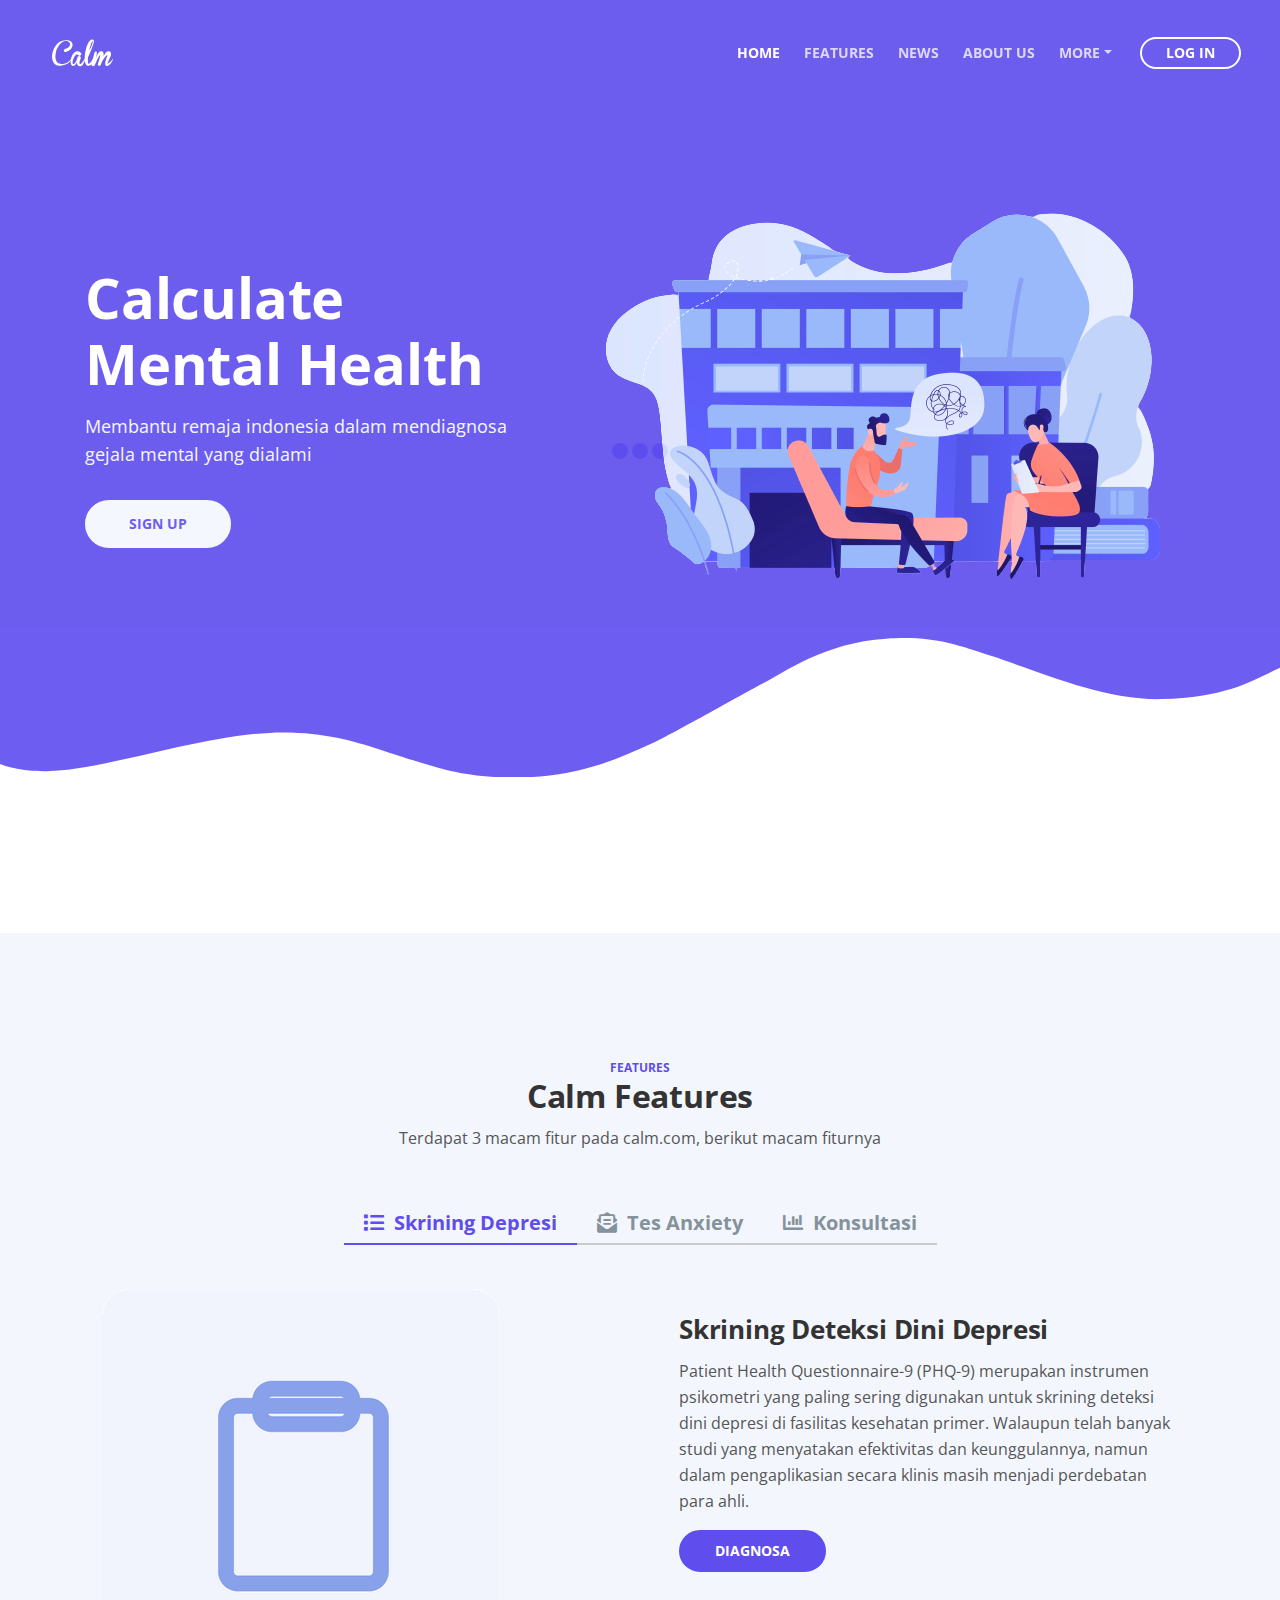
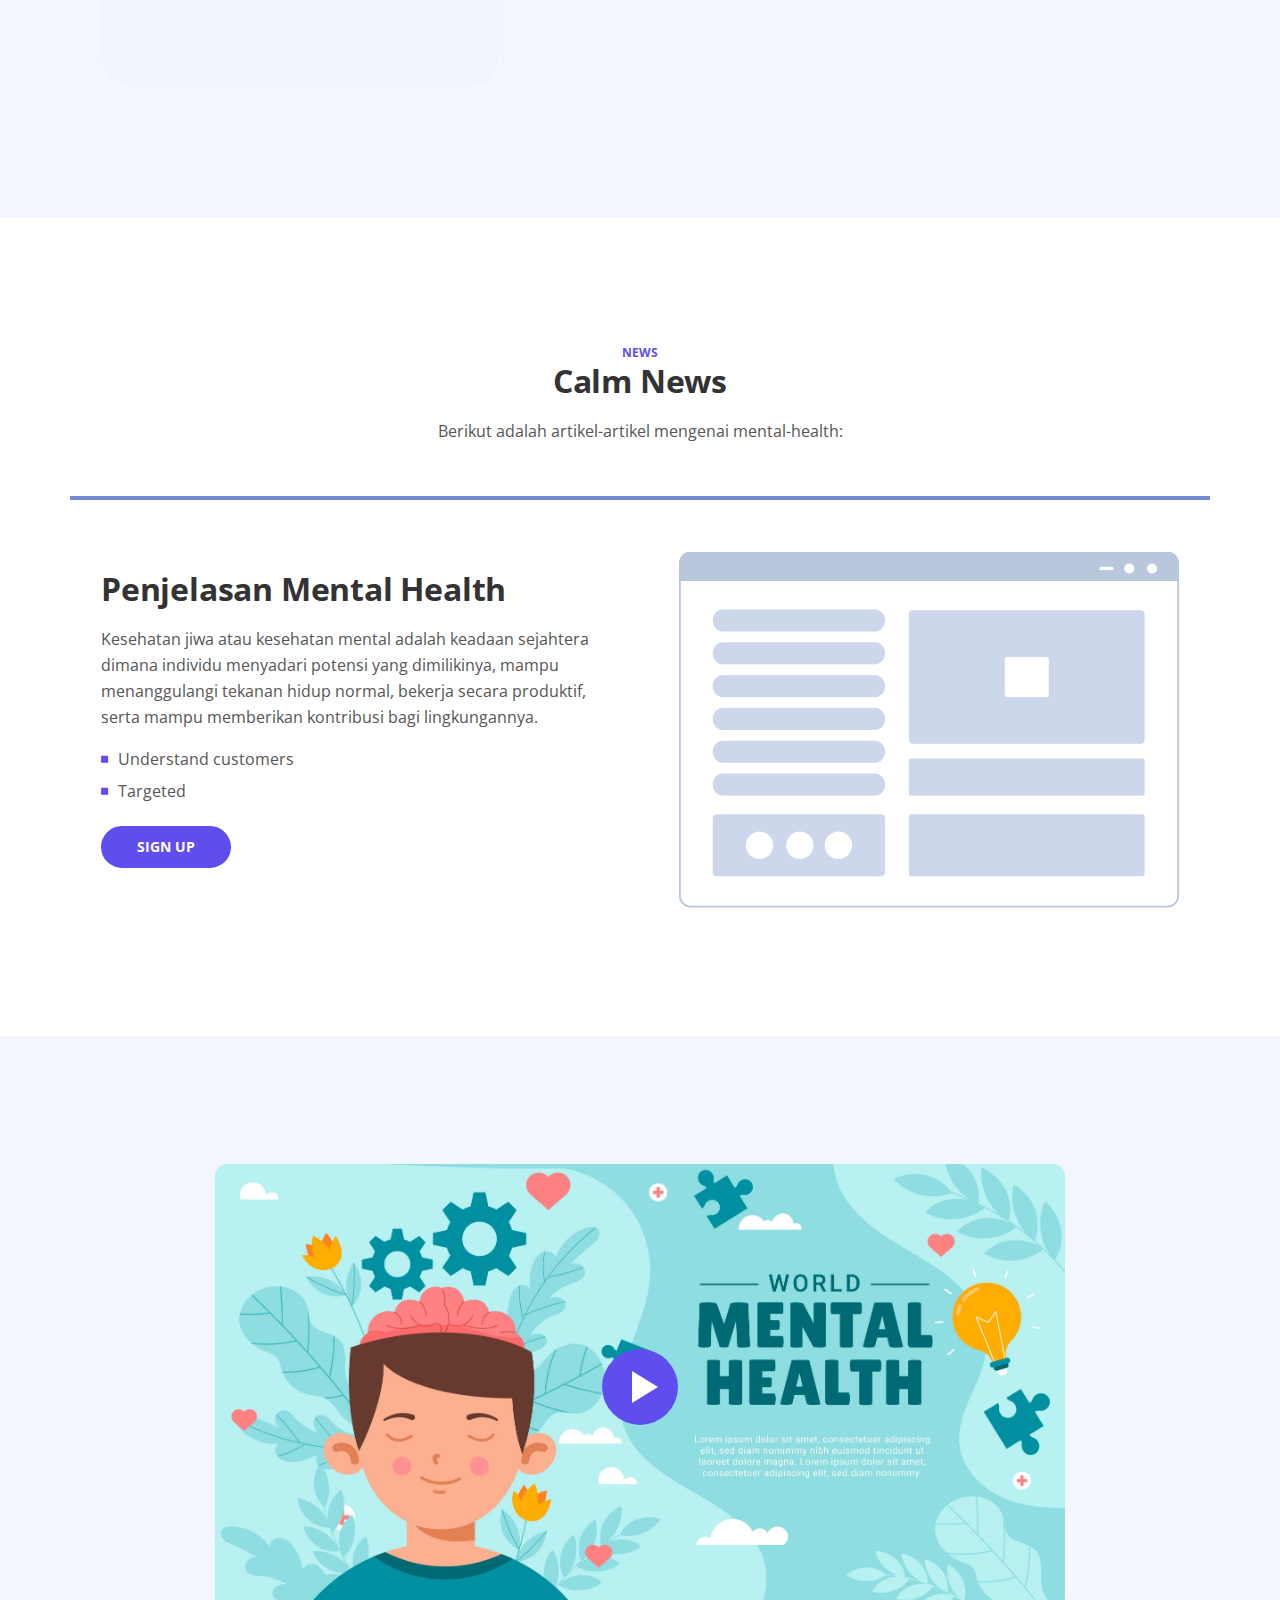
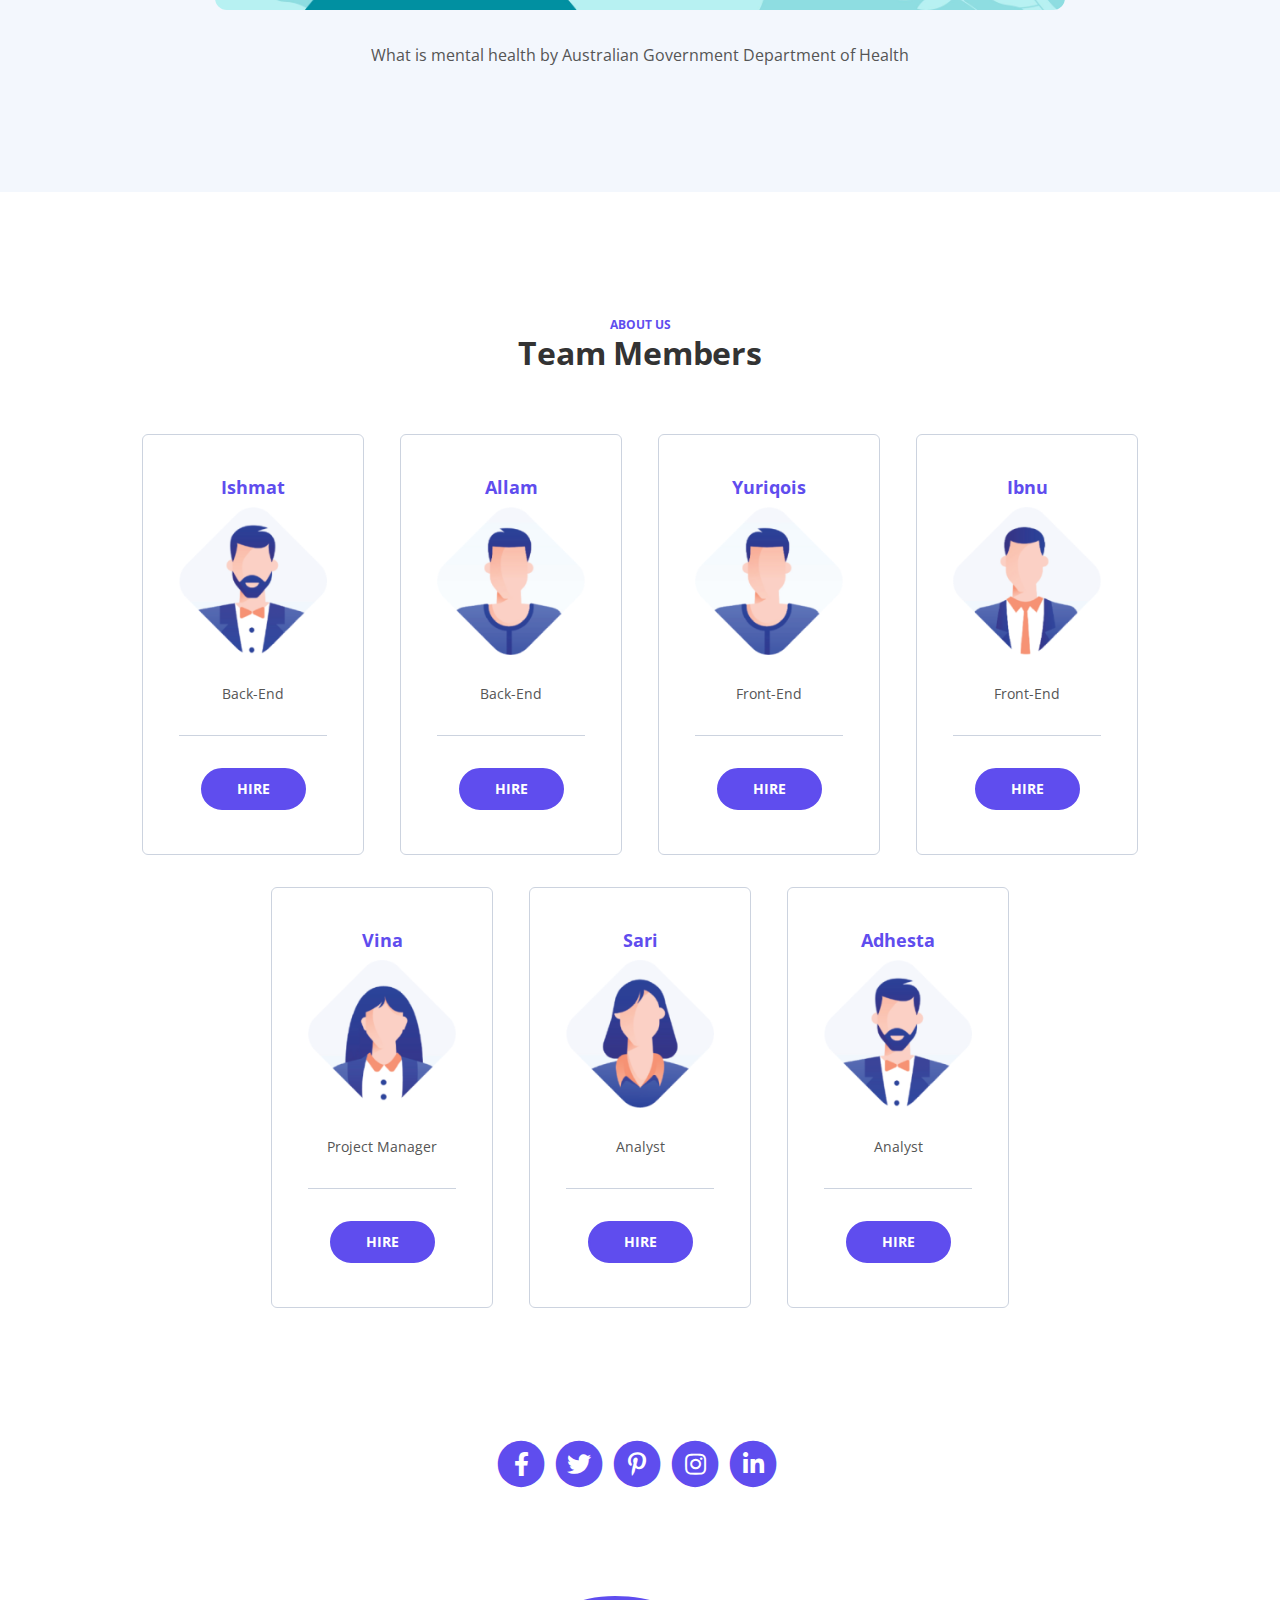
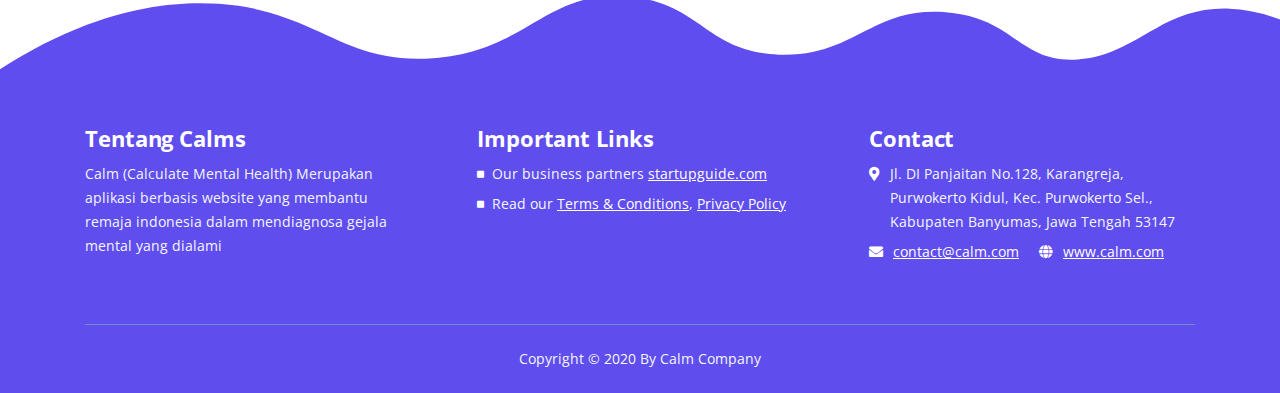
<file: index.html>
<!DOCTYPE html>
<html lang="en">
  <head>
    <meta charset="utf-8" />
    <meta
      name="viewport"
      content="width=device-width, initial-scale=1, shrink-to-fit=no"
    />

    <!-- OG Meta Tags to improve the way the post looks when you share the page on LinkedIn, Facebook, Google+ -->
    <meta property="og:site_name" content="" />
    <!-- website name -->
    <meta property="og:site" content="" />
    <!-- website link -->
    <meta property="og:title" content="" />
    <!-- title shown in the actual shared post -->
    <meta property="og:description" content="" />
    <!-- description shown in the actual shared post -->
    <meta property="og:image" content="" />
    <!-- image link, make sure it's jpg -->
    <meta property="og:url" content="" />
    <!-- where do you want your post to link to -->
    <meta property="og:type" content="article" />

    <!-- Website Title -->
    <title>Calm - Calculate Mental Health</title>

    <!-- Styles -->
    <link
      href="https://fonts.googleapis.com/css?family=Open+Sans:400,400i,700&display=swap&subset=latin-ext"
      rel="stylesheet"
    />
    <link href="css/bootstrap.css" rel="stylesheet" />
    <link href="css/fontawesome-all.css" rel="stylesheet" />
    <link href="css/swiper.css" rel="stylesheet" />
    <link href="css/magnific-popup.css" rel="stylesheet" />
    <link href="css/styles.css" rel="stylesheet" />

    <!-- Favicon  -->
    <link rel="icon" href="images/favicon.png" />
  </head>
  <body data-spy="scroll" data-target=".fixed-top">
    <!-- Preloader -->
    <div class="spinner-wrapper">
      <div class="spinner">
        <div class="bounce1"></div>
        <div class="bounce2"></div>
        <div class="bounce3"></div>
      </div>
    </div>
    <!-- end of preloader -->

    <!-- Navigation -->
    <nav class="navbar navbar-expand-lg navbar-dark navbar-custom fixed-top">
      <div class="container">
        <!-- Text Logo - Use this if you don't have a graphic logo -->
        <!-- <a class="navbar-brand logo-text page-scroll" href="index.html">Tivo</a> -->

        <!-- Image Logo -->
        <a class="navbar-brand logo-image" href="index.html"
          ><img src="images/logo.svg" alt="alternative"
        /></a>

        <!-- Mobile Menu Toggle Button -->
        <button
          class="navbar-toggler"
          type="button"
          data-toggle="collapse"
          data-target="#navbarsExampleDefault"
          aria-controls="navbarsExampleDefault"
          aria-expanded="false"
          aria-label="Toggle navigation"
        >
          <span class="navbar-toggler-awesome fas fa-bars"></span>
          <span class="navbar-toggler-awesome fas fa-times"></span>
        </button>
        <!-- end of mobile menu toggle button -->

        <div class="collapse navbar-collapse" id="navbarsExampleDefault">
          <ul class="navbar-nav ml-auto">
            <li class="nav-item">
              <a class="nav-link page-scroll" href="#header"
                >HOME <span class="sr-only">(current)</span></a
              >
            </li>
            <li class="nav-item">
              <a class="nav-link page-scroll" href="#features">FEATURES</a>
            </li>
            <li class="nav-item">
              <a class="nav-link page-scroll" href="#news">NEWS</a>
            </li>
            <li class="nav-item">
              <a class="nav-link page-scroll" href="#aboutus">ABOUT US</a>
            </li>

            <!-- Dropdown Menu -->
            <li class="nav-item dropdown">
              <a
                class="nav-link dropdown-toggle page-scroll"
                href="#video"
                id="navbarDropdown"
                role="button"
                aria-haspopup="true"
                aria-expanded="false"
                >MORE</a
              >
              <div class="dropdown-menu" aria-labelledby="navbarDropdown">
                <a class="dropdown-item" href="article-details.html"
                  ><span class="item-text">ARTICLE DETAILS</span></a
                >
                <div class="dropdown-items-divide-hr"></div>
                <a class="dropdown-item" href="terms-conditions.html"
                  ><span class="item-text">TERMS CONDITIONS</span></a
                >
                <div class="dropdown-items-divide-hr"></div>
                <a class="dropdown-item" href="privacy-policy.html"
                  ><span class="item-text">PRIVACY POLICY</span></a
                >
              </div>
            </li>
            <!-- end of dropdown menu -->
          </ul>
          <span class="nav-item">
            <a class="btn-outline-sm" href="log-in.html">LOG IN</a>
          </span>
        </div>
      </div>
      <!-- end of container -->
    </nav>
    <!-- end of navbar -->
    <!-- end of navigation -->

    <!-- Header -->
    <header id="header" class="header">
      <div class="header-content">
        <div class="container">
          <div class="row">
            <div class="col-lg-6 col-xl-5">
              <div class="text-container">
                <h1>Calculate Mental Health</h1>
                <p class="p-large">
                  Membantu remaja indonesia dalam mendiagnosa gejala mental yang
                  dialami
                </p>
                <a class="btn-solid-lg page-scroll" href="sign-up.html"
                  >SIGN UP</a
                >
              </div>
              <!-- end of text-container -->
            </div>
            <!-- end of col -->
            <div class="col-lg-6 col-xl-7">
              <div class="image-container">
                <div class="img-wrapper">
                  <img
                    class="img-fluid"
                    src="images/header-software-app.png"
                    alt="alternative"
                  />
                </div>
                <!-- end of img-wrapper -->
              </div>
              <!-- end of image-container -->
            </div>
            <!-- end of col -->
          </div>
          <!-- end of row -->
        </div>
        <!-- end of container -->
      </div>
      <!-- end of header-content -->
    </header>
    <!-- end of header -->
    <svg
      class="header-frame"
      data-name="Layer 1"
      xmlns="http://www.w3.org/2000/svg"
      preserveAspectRatio="none"
      viewBox="0 0 1920 310"
    >
      <defs>
        <style>
          .cls-1 {
            fill: #5f4def;
          }
        </style>
      </defs>
      <title>header-frame</title>
      <path
        class="cls-1"
        d="M0,283.054c22.75,12.98,53.1,15.2,70.635,14.808,92.115-2.077,238.3-79.9,354.895-79.938,59.97-.019,106.17,18.059,141.58,34,47.778,21.511,47.778,21.511,90,38.938,28.418,11.731,85.344,26.169,152.992,17.971,68.127-8.255,115.933-34.963,166.492-67.393,37.467-24.032,148.6-112.008,171.753-127.963,27.951-19.26,87.771-81.155,180.71-89.341,72.016-6.343,105.479,12.388,157.434,35.467,69.73,30.976,168.93,92.28,256.514,89.405,100.992-3.315,140.276-41.7,177-64.9V0.24H0V283.054Z"
      />
    </svg>
    <!-- end of header -->
    <br /><br /><br /><br /><br /><br /><br />

    <!-- Features -->
    <div id="features" class="tabs">
      <div class="container">
        <div class="row">
          <div class="col-lg-12">
            <div class="above-heading">FEATURES</div>
            <h2 class="h2-heading">Calm Features</h2>
            <p class="p-heading">
              Terdapat 3 macam fitur pada calm.com, berikut macam fiturnya
            </p>
          </div>
          <!-- end of col -->
        </div>
        <!-- end of row -->
        <div class="row">
          <div class="col-lg-12">
            <!-- Tabs Links -->
            <ul class="nav nav-tabs" id="argoTabs" role="tablist">
              <li class="nav-item">
                <a
                  class="nav-link active"
                  id="nav-tab-1"
                  data-toggle="tab"
                  href="#tab-1"
                  role="tab"
                  aria-controls="tab-1"
                  aria-selected="true"
                  ><i class="fas fa-list"></i>Skrining Depresi</a
                >
              </li>
              <li class="nav-item">
                <a
                  class="nav-link"
                  id="nav-tab-2"
                  data-toggle="tab"
                  href="#tab-2"
                  role="tab"
                  aria-controls="tab-2"
                  aria-selected="false"
                  ><i class="fas fa-envelope-open-text"></i>Tes Anxiety</a
                >
              </li>
              <li class="nav-item">
                <a
                  class="nav-link"
                  id="nav-tab-3"
                  data-toggle="tab"
                  href="#tab-3"
                  role="tab"
                  aria-controls="tab-3"
                  aria-selected="false"
                  ><i class="fas fa-chart-bar"></i>Konsultasi</a
                >
              </li>
            </ul>
            <!-- end of tabs links -->

            <!-- Tabs Content -->
            <div class="tab-content" id="argoTabsContent">
              <!-- Tab -->
              <div
                class="tab-pane fade show active"
                id="tab-1"
                role="tabpanel"
                aria-labelledby="tab-1"
              >
                <div class="row">
                  <div class="col-lg-6">
                    <div class="image-container">
                      <img
                        class="img-fluid"
                        src="images/features-1.png"
                        alt="alternative"
                      />
                    </div>
                    <!-- end of image-container -->
                  </div>
                  <!-- end of col -->
                  <div class="col-lg-6">
                    <div class="text-container">
                      <h3>Skrining Deteksi Dini Depresi</h3>
                      <p>
                        Patient Health Questionnaire-9 (PHQ-9) merupakan
                        instrumen psikometri yang paling sering digunakan untuk
                        skrining deteksi dini depresi di fasilitas kesehatan
                        primer. Walaupun telah banyak studi yang menyatakan
                        efektivitas dan keunggulannya, namun dalam
                        pengaplikasian secara klinis masih menjadi perdebatan
                        para ahli.
                      </p>
                      <a class="btn-solid-reg" href="skrining-depresi.html"
                        >DIAGNOSA</a
                      >
                    </div>
                    <!-- end of text-container -->
                  </div>
                  <!-- end of col -->
                </div>
                <!-- end of row -->
              </div>
              <!-- end of tab-pane -->
              <!-- end of tab -->

              <!-- Tab -->
              <div
                class="tab-pane fade"
                id="tab-2"
                role="tabpanel"
                aria-labelledby="tab-2"
              >
                <div class="row">
                  <div class="col-lg-6">
                    <div class="image-container">
                      <img
                        class="img-fluid"
                        src="images/features-2.png"
                        alt="alternative"
                      />
                    </div>
                    <!-- end of image-container -->
                  </div>
                  <!-- end of col -->
                  <div class="col-lg-6">
                    <div class="text-container">
                      <h3>Campaigns Monitoring Tools</h3>
                      <p>
                        Campaigns monitoring is a feature we've developed since
                        the beginning because it's at the core of Tivo and
                        basically to any marketing activity focused on results.
                      </p>
                      <ul class="list-unstyled li-space-lg">
                        <li class="media">
                          <i class="fas fa-square"></i>
                          <div class="media-body">
                            Easily plan campaigns and schedule their starting
                            date
                          </div>
                        </li>
                        <li class="media">
                          <i class="fas fa-square"></i>
                          <div class="media-body">
                            Start campaigns and follow their evolution closely
                          </div>
                        </li>
                        <li class="media">
                          <i class="fas fa-square"></i>
                          <div class="media-body">
                            Evaluate campaign results and optimize future
                            actions
                          </div>
                        </li>
                      </ul>
                      <a
                        class="btn-solid-reg popup-with-move-anim"
                        href="#details-lightbox-2"
                        >LIGHTBOX</a
                      >
                    </div>
                    <!-- end of text-container -->
                  </div>
                  <!-- end of col -->
                </div>
                <!-- end of row -->
              </div>
              <!-- end of tab-pane -->
              <!-- end of tab -->

              <!-- Tab -->
              <div
                class="tab-pane fade"
                id="tab-3"
                role="tabpanel"
                aria-labelledby="tab-3"
              >
                <div class="row">
                  <div class="col-lg-6">
                    <div class="image-container">
                      <img
                        class="img-fluid"
                        src="images/features-3.png"
                        alt="alternative"
                      />
                    </div>
                    <!-- end of image-container -->
                  </div>
                  <!-- end of col -->
                  <div class="col-lg-6">
                    <div class="text-container">
                      <h3>Analytics Control Panel</h3>
                      <p>
                        Analytics control panel is important for every marketing
                        team so it's beed implemented from the begging and
                        designed to produce reports based on very little input
                        information.
                      </p>
                      <ul class="list-unstyled li-space-lg">
                        <li class="media">
                          <i class="fas fa-square"></i>
                          <div class="media-body">
                            If you set it up correctly you will get acces to
                            great intel
                          </div>
                        </li>
                        <li class="media">
                          <i class="fas fa-square"></i>
                          <div class="media-body">
                            Easy to integrate in your websites and landing pages
                          </div>
                        </li>
                        <li class="media">
                          <i class="fas fa-square"></i>
                          <div class="media-body">
                            The generated reports are important for your
                            strategy
                          </div>
                        </li>
                      </ul>
                      <a
                        class="btn-solid-reg popup-with-move-anim"
                        href="#details-lightbox-3"
                        >LIGHTBOX</a
                      >
                    </div>
                    <!-- end of text-container -->
                  </div>
                  <!-- end of col -->
                </div>
                <!-- end of row -->
              </div>
              <!-- end of tab-pane -->
              <!-- end of tab -->
            </div>
            <!-- end of tab content -->
            <!-- end of tabs content -->
          </div>
          <!-- end of col -->
        </div>
        <!-- end of row -->
      </div>
      <!-- end of container -->
    </div>
    <!-- end of tabs -->
    <!-- end of features -->

    <!-- Details Lightboxes -->
    <!-- Details Lightbox 1 -->
    <div
      id="details-lightbox-1"
      class="lightbox-basic zoom-anim-dialog mfp-hide"
    >
      <div class="container">
        <div class="row">
          <button title="Close (Esc)" type="button" class="mfp-close x-button">
            ×
          </button>
          <div class="col-lg-8">
            <div class="image-container">
              <img
                class="img-fluid"
                src="images/details-lightbox.png"
                alt="alternative"
              />
            </div>
            <!-- end of image-container -->
          </div>
          <!-- end of col -->
          <div class="col-lg-4">
            <h3>List Building</h3>
            <hr />
            <h5>Core service</h5>
            <p>
              It's very easy to start using Tivo. You just need to fill out and
              submit the Sign Up Form and you will receive access to the app.
            </p>
            <ul class="list-unstyled li-space-lg">
              <li class="media">
                <i class="fas fa-square"></i>
                <div class="media-body">List building framework</div>
              </li>
              <li class="media">
                <i class="fas fa-square"></i>
                <div class="media-body">Easy database browsing</div>
              </li>
              <li class="media">
                <i class="fas fa-square"></i>
                <div class="media-body">User administration</div>
              </li>
              <li class="media">
                <i class="fas fa-square"></i>
                <div class="media-body">Automate user signup</div>
              </li>
              <li class="media">
                <i class="fas fa-square"></i>
                <div class="media-body">Quick formatting tools</div>
              </li>
              <li class="media">
                <i class="fas fa-square"></i>
                <div class="media-body">Fast email checking</div>
              </li>
            </ul>
            <a class="btn-solid-reg mfp-close" href="sign-up.html">SIGN UP</a>
            <a class="btn-outline-reg mfp-close as-button" href="#screenshots"
              >BACK</a
            >
          </div>
          <!-- end of col -->
        </div>
        <!-- end of row -->
      </div>
      <!-- end of container -->
    </div>
    <!-- end of lightbox-basic -->
    <!-- end of details lightbox 1 -->

    <!-- Details Lightbox 2 -->
    <div
      id="details-lightbox-2"
      class="lightbox-basic zoom-anim-dialog mfp-hide"
    >
      <div class="container">
        <div class="row">
          <button title="Close (Esc)" type="button" class="mfp-close x-button">
            ×
          </button>
          <div class="col-lg-8">
            <div class="image-container">
              <img
                class="img-fluid"
                src="images/details-lightbox.png"
                alt="alternative"
              />
            </div>
            <!-- end of image-container -->
          </div>
          <!-- end of col -->
          <div class="col-lg-4">
            <h3>Campaign Monitoring</h3>
            <hr />
            <h5>Core service</h5>
            <p>
              It's very easy to start using Tivo. You just need to fill out and
              submit the Sign Up Form and you will receive access to the app.
            </p>
            <ul class="list-unstyled li-space-lg">
              <li class="media">
                <i class="fas fa-square"></i>
                <div class="media-body">List building framework</div>
              </li>
              <li class="media">
                <i class="fas fa-square"></i>
                <div class="media-body">Easy database browsing</div>
              </li>
              <li class="media">
                <i class="fas fa-square"></i>
                <div class="media-body">User administration</div>
              </li>
              <li class="media">
                <i class="fas fa-square"></i>
                <div class="media-body">Automate user signup</div>
              </li>
              <li class="media">
                <i class="fas fa-square"></i>
                <div class="media-body">Quick formatting tools</div>
              </li>
              <li class="media">
                <i class="fas fa-square"></i>
                <div class="media-body">Fast email checking</div>
              </li>
            </ul>
            <a class="btn-solid-reg mfp-close" href="sign-up.html">SIGN UP</a>
            <a class="btn-outline-reg mfp-close as-button" href="#screenshots"
              >BACK</a
            >
          </div>
          <!-- end of col -->
        </div>
        <!-- end of row -->
      </div>
      <!-- end of container -->
    </div>
    <!-- end of lightbox-basic -->
    <!-- end of details lightbox 2 -->

    <!-- Details Lightbox 3 -->
    <div
      id="details-lightbox-3"
      class="lightbox-basic zoom-anim-dialog mfp-hide"
    >
      <div class="container">
        <div class="row">
          <button title="Close (Esc)" type="button" class="mfp-close x-button">
            ×
          </button>
          <div class="col-lg-8">
            <div class="image-container">
              <img
                class="img-fluid"
                src="images/details-lightbox.png"
                alt="alternative"
              />
            </div>
            <!-- end of image-container -->
          </div>
          <!-- end of col -->
          <div class="col-lg-4">
            <h3>Analytics Tools</h3>
            <hr />
            <h5>Core service</h5>
            <p>
              It's very easy to start using Tivo. You just need to fill out and
              submit the Sign Up Form and you will receive access to the app.
            </p>
            <ul class="list-unstyled li-space-lg">
              <li class="media">
                <i class="fas fa-square"></i>
                <div class="media-body">List building framework</div>
              </li>
              <li class="media">
                <i class="fas fa-square"></i>
                <div class="media-body">Easy database browsing</div>
              </li>
              <li class="media">
                <i class="fas fa-square"></i>
                <div class="media-body">User administration</div>
              </li>
              <li class="media">
                <i class="fas fa-square"></i>
                <div class="media-body">Automate user signup</div>
              </li>
              <li class="media">
                <i class="fas fa-square"></i>
                <div class="media-body">Quick formatting tools</div>
              </li>
              <li class="media">
                <i class="fas fa-square"></i>
                <div class="media-body">Fast email checking</div>
              </li>
            </ul>
            <a class="btn-solid-reg mfp-close" href="sign-up.html">SIGN UP</a>
            <a class="btn-outline-reg mfp-close as-button" href="#screenshots"
              >BACK</a
            >
          </div>
          <!-- end of col -->
        </div>
        <!-- end of row -->
      </div>
      <!-- end of container -->
    </div>
    <!-- end of lightbox-basic -->
    <!-- end of details lightbox 3 -->
    <!-- end of details lightboxes -->

    <!-- Details -->
    <div id="news" class="basic-1">
      <div class="container">
        <div class="row">
          <div class="col-lg-12" style="border-bottom: 4px solid #718ad1">
            <div class="above-heading">NEWS</div>
            <h2 class="h2-heading">Calm News</h2>
            <p class="p-heading">
              Berikut adalah artikel-artikel mengenai mental-health:
            </p>
          </div>
          <!-- end of col -->
        </div>
        <!-- end of row -->
        <br /><br />
        <div class="row">
          <div class="col-lg-6">
            <div class="text-container">
              <h2>Penjelasan Mental Health</h2>
              <p>
                Kesehatan jiwa atau kesehatan mental adalah keadaan sejahtera
                dimana individu menyadari potensi yang dimilikinya, mampu
                menanggulangi tekanan hidup normal, bekerja secara produktif,
                serta mampu memberikan kontribusi bagi lingkungannya.
              </p>
              <ul class="list-unstyled li-space-lg">
                <li class="media">
                  <i class="fas fa-square"></i>
                  <div class="media-body">Understand customers</div>
                </li>
                <li class="media">
                  <i class="fas fa-square"></i>
                  <div class="media-body">Targeted</div>
                </li>
              </ul>
              <a class="btn-solid-reg page-scroll" href="sign-up.html"
                >SIGN UP</a
              >
            </div>
            <!-- end of text-container -->
          </div>
          <!-- end of col -->
          <div class="col-lg-6">
            <div class="image-container">
              <img
                class="img-fluid"
                src="images/details.png"
                alt="alternative"
              />
            </div>
            <!-- end of image-container -->
          </div>
          <!-- end of col -->
        </div>
        <!-- end of row -->
      </div>
      <!-- end of container -->
    </div>
    <!-- end of basic-1 -->
    <!-- end of details -->

    <!-- Video -->
    <div id="video" class="basic-2">
      <div class="container">
        <div class="row">
          <div class="col-lg-12">
            <!-- Video Preview -->
            <div class="image-container">
              <div class="video-wrapper">
                <a
                  class="popup-youtube"
                  href="https://www.youtube.com/watch?v=rSpg5Jxgjfc"
                  data-effect="fadeIn"
                >
                  <img
                    class="img-fluid"
                    src="images/video-image.png"
                    alt="alternative"
                  />
                  <span class="video-play-button">
                    <span></span>
                  </span>
                </a>
              </div>
              <!-- end of video-wrapper -->
            </div>
            <!-- end of image-container -->
            <!-- end of video preview -->

            <div class="p-heading">
              What is mental health by Australian Government Department of
              Health
            </div>
          </div>
          <!-- end of col -->
        </div>
        <!-- end of row -->
      </div>
      <!-- end of container -->
    </div>
    <!-- end of basic-2 -->
    <!-- end of video -->

    <!-- About Us -->
    <div id="aboutus" class="cards-2">
      <div class="container">
        <div class="row">
          <div class="col-lg-12">
            <div class="above-heading">ABOUT US</div>
            <h2 class="h2-heading">Team Members</h2>
          </div>
          <!-- end of col -->
        </div>
        <!-- end of row -->
        <div class="row">
          <div class="col-lg-12">
            <!-- Card-->
            <div class="card">
              <div class="card-body">
                <div class="card-title">Ishmat</div>
                <div class="card-image">
                  <img
                    class="img-fluid"
                    src="images/person (1).png"
                    alt="alternative"
                  />
                </div>
                <br />
                <div class="frequency">Back-End</div>
                <div class="divider"></div>
                <div class="button-wrapper">
                  <a class="btn-solid-reg page-scroll" href="sign-up.html"
                    >HIRE</a
                  >
                </div>
              </div>
            </div>
            <!-- end of card -->
            <!-- end of card -->

            <div class="card">
              <div class="card-body">
                <div class="card-title">Allam</div>
                <div class="card-image">
                  <img
                    class="img-fluid"
                    src="images/person (2).png"
                    alt="alternative"
                  />
                </div>
                <br />
                <div class="frequency">Back-End</div>
                <div class="divider"></div>
                <div class="button-wrapper">
                  <a class="btn-solid-reg page-scroll" href="sign-up.html"
                    >HIRE</a
                  >
                </div>
              </div>
            </div>
            <!-- end of card -->
            <!-- end of card -->

            <div class="card">
              <div class="card-body">
                <div class="card-title">Yuriqois</div>
                <div class="card-image">
                  <img
                    class="img-fluid"
                    src="images/person (2).png"
                    alt="alternative"
                  />
                </div>
                <br />
                <div class="frequency">Front-End</div>
                <div class="divider"></div>
                <div class="button-wrapper">
                  <a class="btn-solid-reg page-scroll" href="sign-up.html"
                    >HIRE</a
                  >
                </div>
              </div>
            </div>
            <!-- end of card -->
            <!-- end of card -->

            <div class="card">
              <div class="card-body">
                <div class="card-title">Ibnu</div>
                <div class="card-image">
                  <img
                    class="img-fluid"
                    src="images/person (5).png"
                    alt="alternative"
                  />
                </div>
                <br />
                <div class="frequency">Front-End</div>
                <div class="divider"></div>
                <div class="button-wrapper">
                  <a class="btn-solid-reg page-scroll" href="sign-up.html"
                    >HIRE</a
                  >
                </div>
              </div>
            </div>
            <!-- end of card -->
            <!-- end of card -->

            <div class="card">
              <div class="card-body">
                <div class="card-title">Vina</div>
                <div class="card-image">
                  <img
                    class="img-fluid"
                    src="images/person (4).png"
                    alt="alternative"
                  />
                </div>
                <br />
                <div class="frequency">Project Manager</div>
                <div class="divider"></div>
                <div class="button-wrapper">
                  <a class="btn-solid-reg page-scroll" href="sign-up.html"
                    >HIRE</a
                  >
                </div>
              </div>
            </div>
            <!-- end of card -->
            <!-- end of card -->

            <div class="card">
              <div class="card-body">
                <div class="card-title">Sari</div>
                <div class="card-image">
                  <img
                    class="img-fluid"
                    src="images/person (6).png"
                    alt="alternative"
                  />
                </div>
                <br />
                <div class="frequency">Analyst</div>
                <div class="divider"></div>
                <div class="button-wrapper">
                  <a class="btn-solid-reg page-scroll" href="sign-up.html"
                    >HIRE</a
                  >
                </div>
              </div>
            </div>
            <!-- end of card -->
            <!-- end of card -->

            <div class="card">
              <div class="card-body">
                <div class="card-title">Adhesta</div>
                <div class="card-image">
                  <img
                    class="img-fluid"
                    src="images/person (1).png"
                    alt="alternative"
                  />
                </div>
                <br />
                <div class="frequency">Analyst</div>
                <div class="divider"></div>
                <div class="button-wrapper">
                  <a class="btn-solid-reg page-scroll" href="sign-up.html"
                    >HIRE</a
                  >
                </div>
              </div>
            </div>
            <!-- end of card -->
            <!-- end of card -->
          </div>
          <!-- end of col -->
        </div>
        <!-- end of row -->
      </div>
      <!-- end of container -->
    </div>
    <!-- end of cards-2 -->
    <!-- end of pricing -->

    <!-- Contact Us -->
    <div class="form">
      <div class="container">
        <div class="row">
          <div class="col-lg-12">
            <div class="icon-container">
              <span class="fa-stack">
                <a href="#your-link">
                  <i class="fas fa-circle fa-stack-2x"></i>
                  <i class="fab fa-facebook-f fa-stack-1x"></i>
                </a>
              </span>
              <span class="fa-stack">
                <a href="#your-link">
                  <i class="fas fa-circle fa-stack-2x"></i>
                  <i class="fab fa-twitter fa-stack-1x"></i>
                </a>
              </span>
              <span class="fa-stack">
                <a href="#your-link">
                  <i class="fas fa-circle fa-stack-2x"></i>
                  <i class="fab fa-pinterest-p fa-stack-1x"></i>
                </a>
              </span>
              <span class="fa-stack">
                <a href="#your-link">
                  <i class="fas fa-circle fa-stack-2x"></i>
                  <i class="fab fa-instagram fa-stack-1x"></i>
                </a>
              </span>
              <span class="fa-stack">
                <a href="#your-link">
                  <i class="fas fa-circle fa-stack-2x"></i>
                  <i class="fab fa-linkedin-in fa-stack-1x"></i>
                </a>
              </span>
            </div>
            <!-- end of col -->
          </div>
          <!-- end of col -->
        </div>
        <!-- end of row -->
      </div>
      <!-- end of container -->
    </div>
    <!-- end of form -->
    <!-- end of contact us -->

    <!-- Footer -->
    <svg
      class="footer-frame"
      data-name="Layer 2"
      xmlns="http://www.w3.org/2000/svg"
      preserveAspectRatio="none"
      viewBox="0 0 1920 79"
    >
      <defs>
        <style>
          .cls-2 {
            fill: #5f4def;
          }
        </style>
      </defs>
      <title>footer-frame</title>
      <path
        class="cls-2"
        d="M0,72.427C143,12.138,255.5,4.577,328.644,7.943c147.721,6.8,183.881,60.242,320.83,53.737,143-6.793,167.826-68.128,293-60.9,109.095,6.3,115.68,54.364,225.251,57.319,113.58,3.064,138.8-47.711,251.189-41.8,104.012,5.474,109.713,50.4,197.369,46.572,89.549-3.91,124.375-52.563,227.622-50.155A338.646,338.646,0,0,1,1920,23.467V79.75H0V72.427Z"
        transform="translate(0 -0.188)"
      />
    </svg>
    <div class="footer">
      <div class="container">
        <div class="row">
          <div class="col-md-4">
            <div class="footer-col first">
              <h4>Tentang Calms</h4>
              <p class="p-small">
                Calm (Calculate Mental Health) Merupakan aplikasi berbasis
                website yang membantu remaja indonesia dalam mendiagnosa gejala
                mental yang dialami
              </p>
            </div>
          </div>
          <!-- end of col -->
          <div class="col-md-4">
            <div class="footer-col middle">
              <h4>Important Links</h4>
              <ul class="list-unstyled li-space-lg p-small">
                <li class="media">
                  <i class="fas fa-square"></i>
                  <div class="media-body">
                    Our business partners
                    <a class="white" href="#your-link">startupguide.com</a>
                  </div>
                </li>
                <li class="media">
                  <i class="fas fa-square"></i>
                  <div class="media-body">
                    Read our
                    <a class="white" href="terms-conditions.html"
                      >Terms & Conditions</a
                    >,
                    <a class="white" href="privacy-policy.html"
                      >Privacy Policy</a
                    >
                  </div>
                </li>
              </ul>
            </div>
          </div>
          <!-- end of col -->
          <div class="col-md-4">
            <div class="footer-col last">
              <h4>Contact</h4>
              <ul class="list-unstyled li-space-lg p-small">
                <li class="media">
                  <i class="fas fa-map-marker-alt"></i>
                  <div class="media-body">
                    Jl. DI Panjaitan No.128, Karangreja, Purwokerto Kidul, Kec.
                    Purwokerto Sel., Kabupaten Banyumas, Jawa Tengah 53147
                  </div>
                </li>
                <li class="media">
                  <i class="fas fa-envelope"></i>
                  <div class="media-body">
                    <a class="white" href="mailto:contact@tivo.com"
                      >contact@calm.com</a
                    >
                    <i class="fas fa-globe"></i
                    ><a class="white" href="#your-link">www.calm.com</a>
                  </div>
                </li>
              </ul>
            </div>
          </div>
          <!-- end of col -->
        </div>
        <!-- end of row -->
      </div>
      <!-- end of container -->
    </div>
    <!-- end of footer -->
    <!-- end of footer -->

    <!-- Copyright -->
    <div class="copyright">
      <div class="container">
        <div class="row">
          <div class="col-lg-12">
            <p class="p-small">
              Copyright © 2020 <a href="index.html">By Calm Company</a>
            </p>
          </div>
          <!-- end of col -->
        </div>
        <!-- enf of row -->
      </div>
      <!-- end of container -->
    </div>
    <!-- end of copyright -->
    <!-- end of copyright -->

    <!-- Scripts -->
    <script src="js/jquery.min.js"></script>
    <!-- jQuery for Bootstrap's JavaScript plugins -->
    <script src="js/popper.min.js"></script>
    <!-- Popper tooltip library for Bootstrap -->
    <script src="js/bootstrap.min.js"></script>
    <!-- Bootstrap framework -->
    <script src="js/jquery.easing.min.js"></script>
    <!-- jQuery Easing for smooth scrolling between anchors -->
    <script src="js/swiper.min.js"></script>
    <!-- Swiper for image and text sliders -->
    <script src="js/jquery.magnific-popup.js"></script>
    <!-- Magnific Popup for lightboxes -->
    <script src="js/validator.min.js"></script>
    <!-- Validator.js - Bootstrap plugin that validates forms -->
    <script src="js/scripts.js"></script>
    <!-- Custom scripts -->
  </body>
</html>
</file>
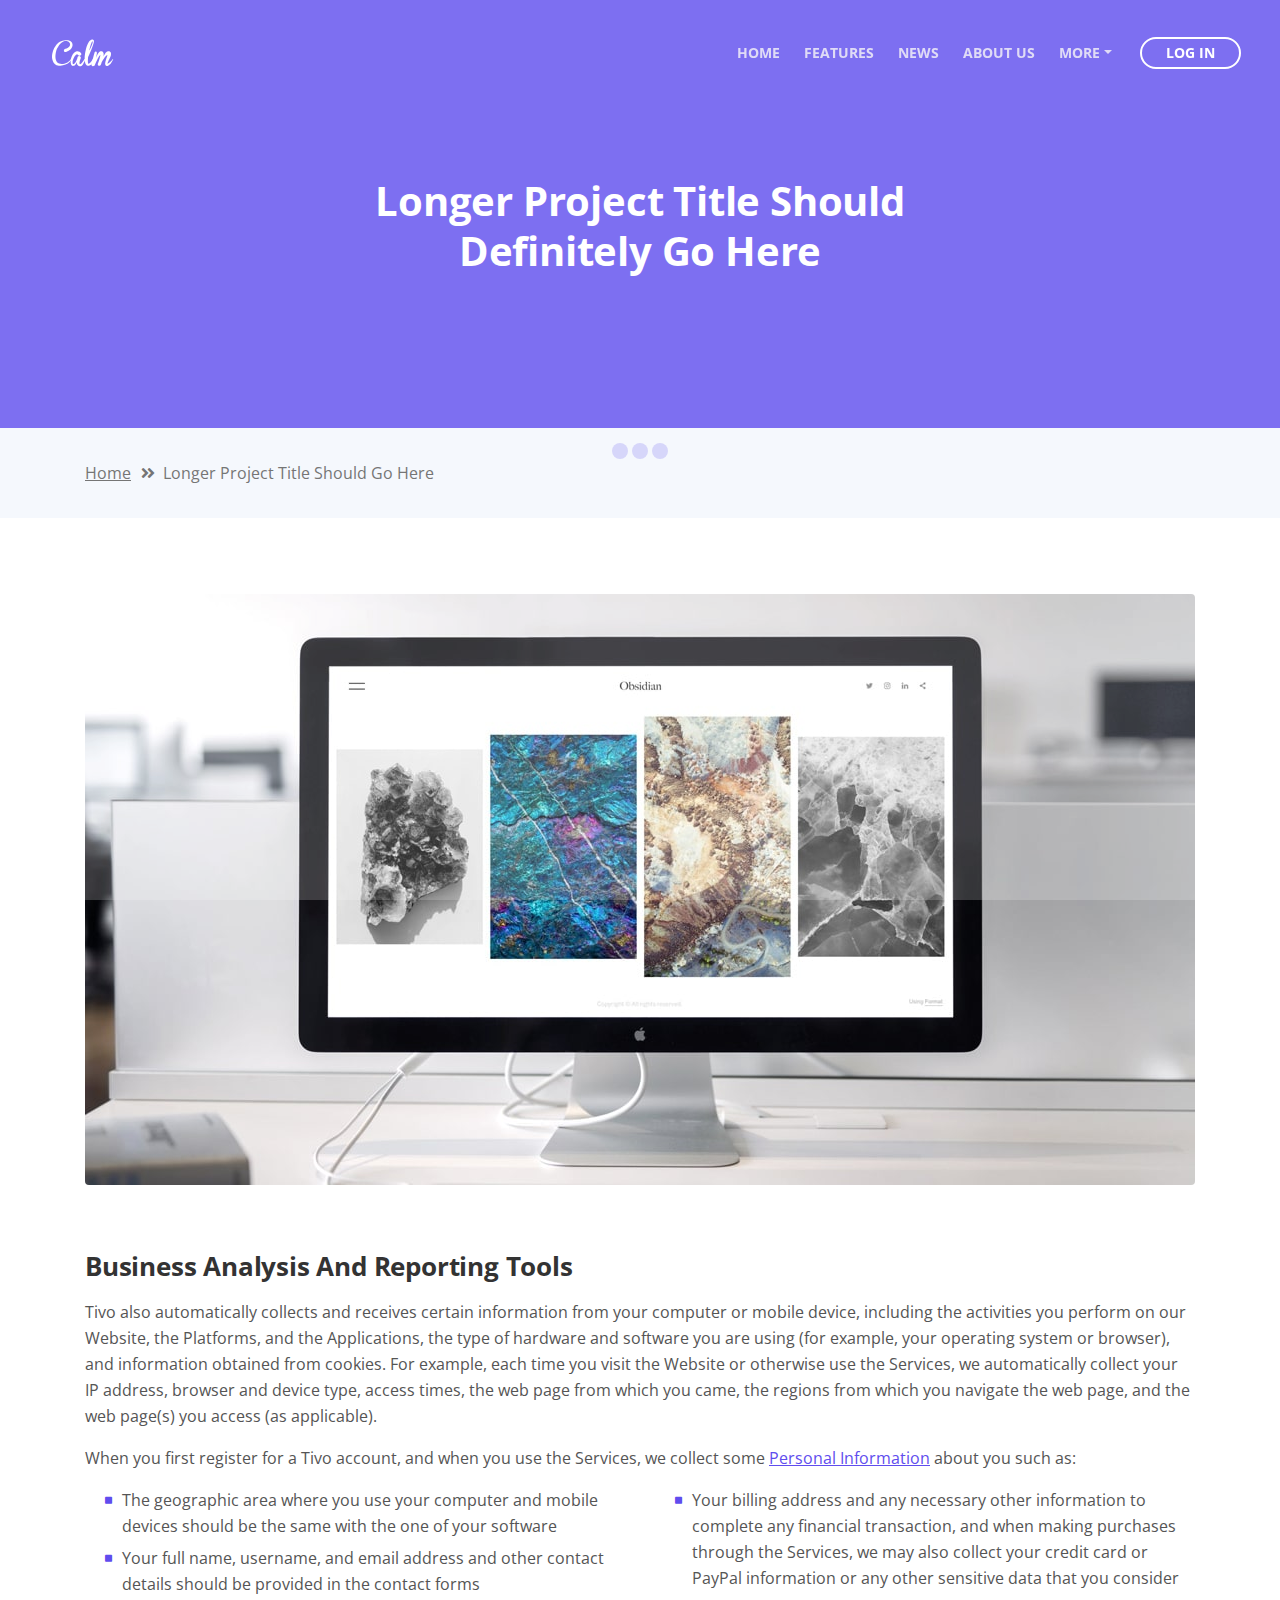
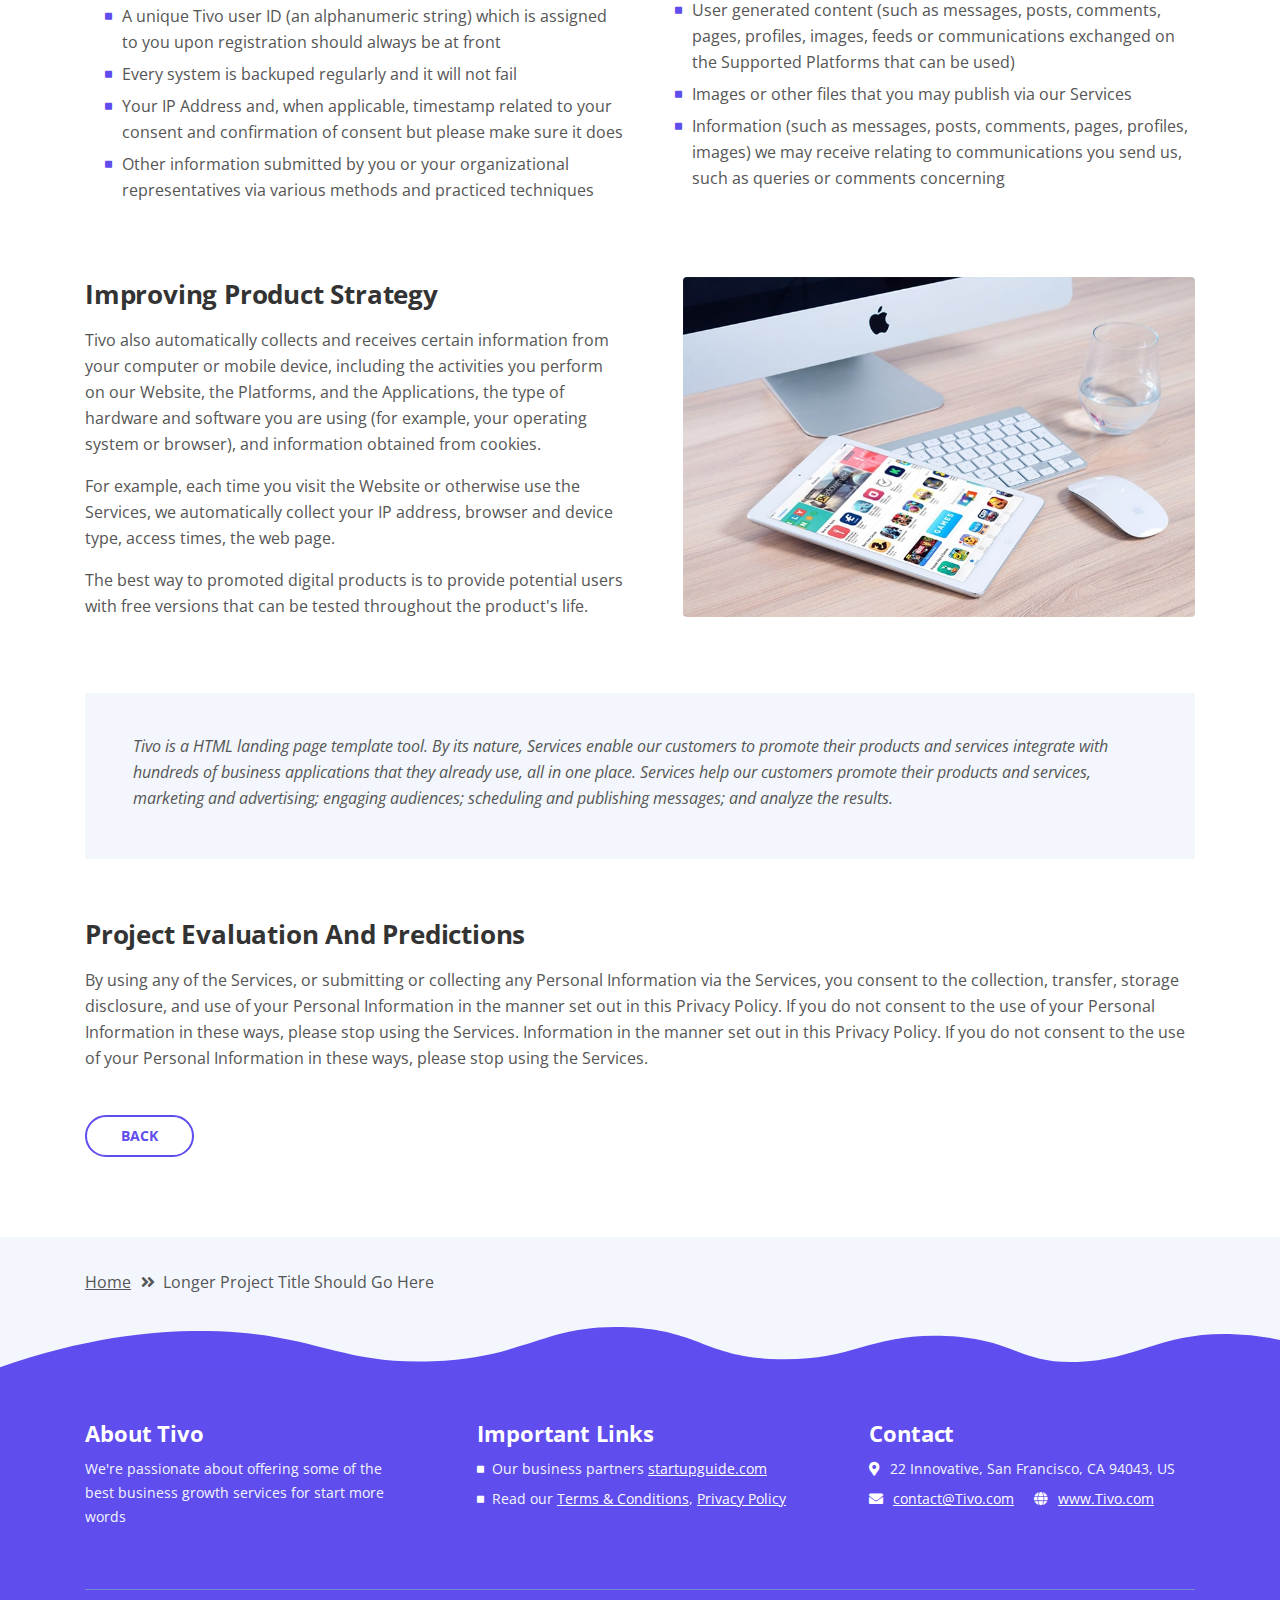
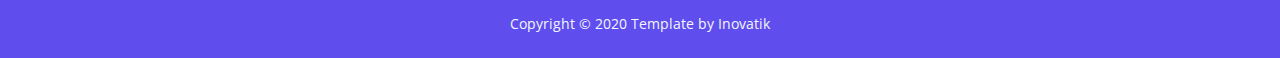
<file: article-details.html>
<!DOCTYPE html>
<html lang="en">
<head>
    <meta charset="utf-8">
    <meta name="viewport" content="width=device-width, initial-scale=1, shrink-to-fit=no">
    
    <!-- SEO Meta Tags -->
    <meta name="description" content="Tivo is a HTML landing page template built with Bootstrap to help you crate engaging presentations for SaaS apps and convert visitors into users.">
    <meta name="author" content="Inovatik">

    <!-- OG Meta Tags to improve the way the post looks when you share the page on LinkedIn, Facebook, Google+ -->
	<meta property="og:site_name" content="" /> <!-- website name -->
	<meta property="og:site" content="" /> <!-- website link -->
	<meta property="og:title" content=""/> <!-- title shown in the actual shared post -->
	<meta property="og:description" content="" /> <!-- description shown in the actual shared post -->
	<meta property="og:image" content="" /> <!-- image link, make sure it's jpg -->
	<meta property="og:url" content="" /> <!-- where do you want your post to link to -->
	<meta property="og:type" content="article" />

    <!-- Website Title -->
    <title>Article Details - Tivo - SaaS App HTML Landing Page Template</title>
    
    <!-- Styles -->
    <link href="https://fonts.googleapis.com/css?family=Open+Sans:400,400i,700&display=swap&subset=latin-ext" rel="stylesheet">
    <link href="css/bootstrap.css" rel="stylesheet">
    <link href="css/fontawesome-all.css" rel="stylesheet">
    <link href="css/swiper.css" rel="stylesheet">
	<link href="css/magnific-popup.css" rel="stylesheet">
    <link href="css/styles.css" rel="stylesheet">
	
	<!-- Favicon  -->
    <link rel="icon" href="images/favicon.png">
    </head>
    <body data-spy="scroll" data-target=".fixed-top">
    
    <!-- Preloader -->
	<div class="spinner-wrapper">
        <div class="spinner">
            <div class="bounce1"></div>
            <div class="bounce2"></div>
            <div class="bounce3"></div>
        </div>
    </div>
    <!-- end of preloader -->
    

    <!-- Navigation -->
    <nav class="navbar navbar-expand-lg navbar-dark navbar-custom fixed-top">
        <div class="container">

            <!-- Text Logo - Use this if you don't have a graphic logo -->
            <!-- <a class="navbar-brand logo-text page-scroll" href="index.html">Tivo</a> -->

            <!-- Image Logo -->
            <a class="navbar-brand logo-image" href="index.html"><img src="images/logo.svg" alt="alternative"></a> 
            
            <!-- Mobile Menu Toggle Button -->
            <button class="navbar-toggler" type="button" data-toggle="collapse" data-target="#navbarsExampleDefault" aria-controls="navbarsExampleDefault" aria-expanded="false" aria-label="Toggle navigation">
                <span class="navbar-toggler-awesome fas fa-bars"></span>
                <span class="navbar-toggler-awesome fas fa-times"></span>
            </button>
            <!-- end of mobile menu toggle button -->

            <div class="collapse navbar-collapse" id="navbarsExampleDefault">
                <ul class="navbar-nav ml-auto">
                    <li class="nav-item">
                        <a class="nav-link page-scroll" href="index.html#header">HOME <span class="sr-only">(current)</span></a>
                    </li>
                    <li class="nav-item">
                        <a class="nav-link page-scroll" href="index.html#features">FEATURES</a>
                    </li>
                    <li class="nav-item">
                        <a class="nav-link page-scroll" href="index.html#news">NEWS</a>
                    </li>
                    <li class="nav-item">
                        <a class="nav-link page-scroll" href="index.html#aboutus">ABOUT US</a>
                    </li>

                    <!-- Dropdown Menu -->          
                    <li class="nav-item dropdown">
                        <a class="nav-link dropdown-toggle page-scroll" href="index.html#video" id="navbarDropdown" role="button" aria-haspopup="true" aria-expanded="false">MORE</a>
                        <div class="dropdown-menu" aria-labelledby="navbarDropdown">
                            <a class="dropdown-item" href="article-details.html"><span class="item-text">ARTICLE DETAILS</span></a>
                            <div class="dropdown-items-divide-hr"></div>
                            <a class="dropdown-item" href="terms-conditions.html"><span class="item-text">TERMS CONDITIONS</span></a>
                            <div class="dropdown-items-divide-hr"></div>
                            <a class="dropdown-item" href="privacy-policy.html"><span class="item-text">PRIVACY POLICY</span></a>
                        </div>
                    </li>
                    <!-- end of dropdown menu -->
                </ul>
                <span class="nav-item">
                    <a class="btn-outline-sm" href="log-in.html">LOG IN</a>
                </span>
            </div>
        </div> <!-- end of container -->
    </nav> <!-- end of navbar -->
    <!-- end of navigation -->


    <!-- Header -->
    <header id="header" class="ex-header">
        <div class="container">
            <div class="row">
                <div class="col-md-12">
                    <h1>Longer Project Title Should Definitely Go Here</h1>
                </div> <!-- end of col -->
            </div> <!-- end of row -->
        </div> <!-- end of container -->
    </header> <!-- end of ex-header -->
    <!-- end of header -->


    <!-- Breadcrumbs -->
    <div class="ex-basic-1">
        <div class="container">
            <div class="row">
                <div class="col-lg-12">
                    <div class="breadcrumbs">
                        <a href="index.html">Home</a><i class="fa fa-angle-double-right"></i><span>Longer Project Title Should Go Here</span>
                    </div> <!-- end of breadcrumbs -->
                </div> <!-- end of col -->
            </div> <!-- end of row -->
        </div> <!-- end of container -->
    </div> <!-- end of ex-basic-1 -->
    <!-- end of breadcrumbs -->


    <!-- Privacy Content -->
    <div class="ex-basic-2">
        <div class="container">
            <div class="row">
                <div class="col-lg-12">
                    <div class="image-container-large">
                        <img class="img-fluid" src="images/article-details-large.jpg" alt="alternative">
                    </div> <!-- end of image-container-large -->
                    <div class="text-container">
                        <h3>Business Analysis And Reporting Tools</h3>
                        <p>Tivo also automatically collects and receives certain information from your computer or mobile device, including the activities you perform on our Website, the Platforms, and the Applications, the type of hardware and software you are using (for example, your operating system or browser), and information obtained from cookies. For example, each time you visit the Website or otherwise use the Services, we automatically collect your IP address, browser and device type, access times, the web page from which you came, the regions from which you navigate the web page, and the web page(s) you access (as applicable).</p>
                        <p>When you first register for a Tivo account, and when you use the Services, we collect some <a class="blue" href="#your-link">Personal Information</a> about you such as:</p>
                        <div class="row">
                            <div class="col-md-6">
                                <ul class="list-unstyled li-space-lg indent">
                                    <li class="media">
                                        <i class="fas fa-square"></i>
                                        <div class="media-body">The geographic area where you use your computer and mobile devices should be the same with the one of your software</div>
                                    </li>
                                    <li class="media">
                                        <i class="fas fa-square"></i>
                                        <div class="media-body">Your full name, username, and email address and other contact details should be provided in the contact forms</div>
                                    </li>
                                    <li class="media">
                                        <i class="fas fa-square"></i>
                                        <div class="media-body">A unique Tivo user ID (an alphanumeric string) which is assigned to you upon registration should always be at front</div>
                                    </li>
                                    <li class="media">
                                        <i class="fas fa-square"></i>
                                        <div class="media-body">Every system is backuped regularly and it will not fail</div>
                                    </li>
                                    <li class="media">
                                        <i class="fas fa-square"></i>
                                        <div class="media-body">Your IP Address and, when applicable, timestamp related to your consent and confirmation of consent but please make sure it does</div>
                                    </li>
                                    <li class="media">
                                        <i class="fas fa-square"></i>
                                        <div class="media-body">Other information submitted by you or your organizational representatives via various methods and practiced techniques</div>
                                    </li>
                                </ul>
                            </div> <!-- end of col -->

                            <div class="col-md-6">
                                <ul class="list-unstyled li-space-lg indent">
                                    <li class="media">
                                        <i class="fas fa-square"></i>
                                        <div class="media-body">Your billing address and any necessary other information to complete any financial transaction, and when making purchases through the Services, we may also collect your credit card or PayPal information or any other sensitive data that you consider</div>
                                    </li>
                                    <li class="media">
                                        <i class="fas fa-square"></i>
                                        <div class="media-body">User generated content (such as messages, posts, comments, pages, profiles, images, feeds or communications exchanged on the Supported Platforms that can be used)</div>
                                    </li>
                                    <li class="media">
                                        <i class="fas fa-square"></i>
                                        <div class="media-body">Images or other files that you may publish via our Services</div>
                                    </li>
                                    <li class="media">
                                        <i class="fas fa-square"></i>
                                        <div class="media-body">Information (such as messages, posts, comments, pages, profiles, images) we may receive relating to communications you send us, such as queries or comments concerning</div>
                                    </li>
                                </ul>
                            </div> <!-- end of col -->
                        </div> <!-- end of row -->
                    </div> <!-- end of text-container-->
                    
                    <div class="text-container">
                        <div class="row">
                            <div class="col-md-6">
                                <h3>Improving Product Strategy</h3>
                                <p>Tivo also automatically collects and receives certain information from your computer or mobile device, including the activities you perform on our Website, the Platforms, and the Applications, the type of hardware and software you are using (for example, your operating system or browser), and information obtained from cookies.</p>
                                <p>For example, each time you visit the Website or otherwise use the Services, we automatically collect your IP address, browser and device type, access times, the web page.</p>
                                <p>The best way to promoted digital products is to provide potential users with free versions that can be tested throughout the product's life.</p>
                            </div> <!-- end of col -->
                            <div class="col-md-6">
                                <div class="image-container-small">
                                    <img class="img-fluid" src="images/article-details-small.jpg" alt="alternative">
                                </div> <!-- end of image-container-small -->
                            </div> <!-- end of col -->
                        </div> <!-- end of row -->
                    </div> <!-- end of text-container -->

                    <div class="text-container dark">
                        <p class="testimonial-text">Tivo is a HTML landing page template tool. By its nature, Services enable our customers to promote their products and services integrate with hundreds of business applications that they already use, all in one place. Services help our customers promote their products and services, marketing and advertising; engaging audiences; scheduling and publishing messages; and analyze the results.</p>
                    </div> <!-- end of text container -->

                    <div class="text-container last">
                        <h3>Project Evaluation And Predictions</h3>
					    <p>By using any of the Services, or submitting or collecting any Personal Information via the Services, you consent to the collection, transfer, storage disclosure, and use of your Personal Information in the manner set out in this Privacy Policy. If you do not consent to the use of your Personal Information in these ways, please stop using the Services. Information in the manner set out in this Privacy Policy. If you do not consent to the use of your Personal Information in these ways, please stop using the Services.</p>
                    </div> <!-- end of text-container -->
                    <a class="btn-outline-reg" href="index.html">BACK</a>
                </div> <!-- end of col-->
            </div> <!-- end of row -->
        </div> <!-- end of container -->
    </div> <!-- end of ex-basic-2 -->
    <!-- end of privacy content -->


    <!-- Breadcrumbs -->
    <div class="ex-basic-1">
        <div class="container">
            <div class="row">
                <div class="col-lg-12">
                    <div class="breadcrumbs">
                        <a href="index.html">Home</a><i class="fa fa-angle-double-right"></i><span>Longer Project Title Should Go Here</span>
                    </div> <!-- end of breadcrumbs -->
                </div> <!-- end of col -->
            </div> <!-- end of row -->
        </div> <!-- end of container -->
    </div> <!-- end of ex-basic-1 -->
    <!-- end of breadcrumbs -->

    
    <!-- Footer -->
    <svg class="ex-footer-frame" data-name="Layer 2" xmlns="http://www.w3.org/2000/svg" preserveAspectRatio="none" viewBox="0 0 1920 79"><defs><style>.cls-2{fill:#5f4def;}</style></defs><title>footer-frame</title><path class="cls-2" d="M0,72.427C143,12.138,255.5,4.577,328.644,7.943c147.721,6.8,183.881,60.242,320.83,53.737,143-6.793,167.826-68.128,293-60.9,109.095,6.3,115.68,54.364,225.251,57.319,113.58,3.064,138.8-47.711,251.189-41.8,104.012,5.474,109.713,50.4,197.369,46.572,89.549-3.91,124.375-52.563,227.622-50.155A338.646,338.646,0,0,1,1920,23.467V79.75H0V72.427Z" transform="translate(0 -0.188)"/></svg>
    <div class="footer">
        <div class="container">
            <div class="row">
                <div class="col-md-4">
                    <div class="footer-col first">
                        <h4>About Tivo</h4>
                        <p class="p-small">We're passionate about offering some of the best business growth services for start more words</p>
                    </div>
                </div> <!-- end of col -->
                <div class="col-md-4">
                    <div class="footer-col middle">
                        <h4>Important Links</h4>
                        <ul class="list-unstyled li-space-lg p-small">
                            <li class="media">
                                <i class="fas fa-square"></i>
                                <div class="media-body">Our business partners <a class="white" href="#your-link">startupguide.com</a></div>
                            </li>
                            <li class="media">
                                <i class="fas fa-square"></i>
                                <div class="media-body">Read our <a class="white" href="terms-conditions.html">Terms & Conditions</a>, <a class="white" href="privacy-policy.html">Privacy Policy</a></div>
                            </li>
                        </ul>
                    </div>
                </div> <!-- end of col -->
                <div class="col-md-4">
                    <div class="footer-col last">
                        <h4>Contact</h4>
                        <ul class="list-unstyled li-space-lg p-small">
                            <li class="media">
                                <i class="fas fa-map-marker-alt"></i>
                                <div class="media-body">22 Innovative, San Francisco, CA 94043, US</div>
                            </li>
                            <li class="media">
                                <i class="fas fa-envelope"></i>
                                <div class="media-body"><a class="white" href="mailto:contact@Tivo.com">contact@Tivo.com</a> <i class="fas fa-globe"></i><a class="white" href="#your-link">www.Tivo.com</a></div>
                            </li>
                        </ul>
                    </div> 
                </div> <!-- end of col -->
            </div> <!-- end of row -->
        </div> <!-- end of container -->
    </div> <!-- end of footer -->  
    <!-- end of footer -->


    <!-- Copyright -->
    <div class="copyright">
        <div class="container">
            <div class="row">
                <div class="col-lg-12">
                    <p class="p-small">Copyright © 2020 <a href="https://inovatik.com">Template by Inovatik</a></p>
                </div> <!-- end of col -->
            </div> <!-- enf of row -->
        </div> <!-- end of container -->
    </div> <!-- end of copyright --> 
    <!-- end of copyright -->
    
    	
    <!-- Scripts -->
    <script src="js/jquery.min.js"></script> <!-- jQuery for Bootstrap's JavaScript plugins -->
    <script src="js/popper.min.js"></script> <!-- Popper tooltip library for Bootstrap -->
    <script src="js/bootstrap.min.js"></script> <!-- Bootstrap framework -->
    <script src="js/jquery.easing.min.js"></script> <!-- jQuery Easing for smooth scrolling between anchors -->
    <script src="js/swiper.min.js"></script> <!-- Swiper for image and text sliders -->
    <script src="js/jquery.magnific-popup.js"></script> <!-- Magnific Popup for lightboxes -->
    <script src="js/validator.min.js"></script> <!-- Validator.js - Bootstrap plugin that validates forms -->
    <script src="js/scripts.js"></script> <!-- Custom scripts -->
</body>
</html>
</file>
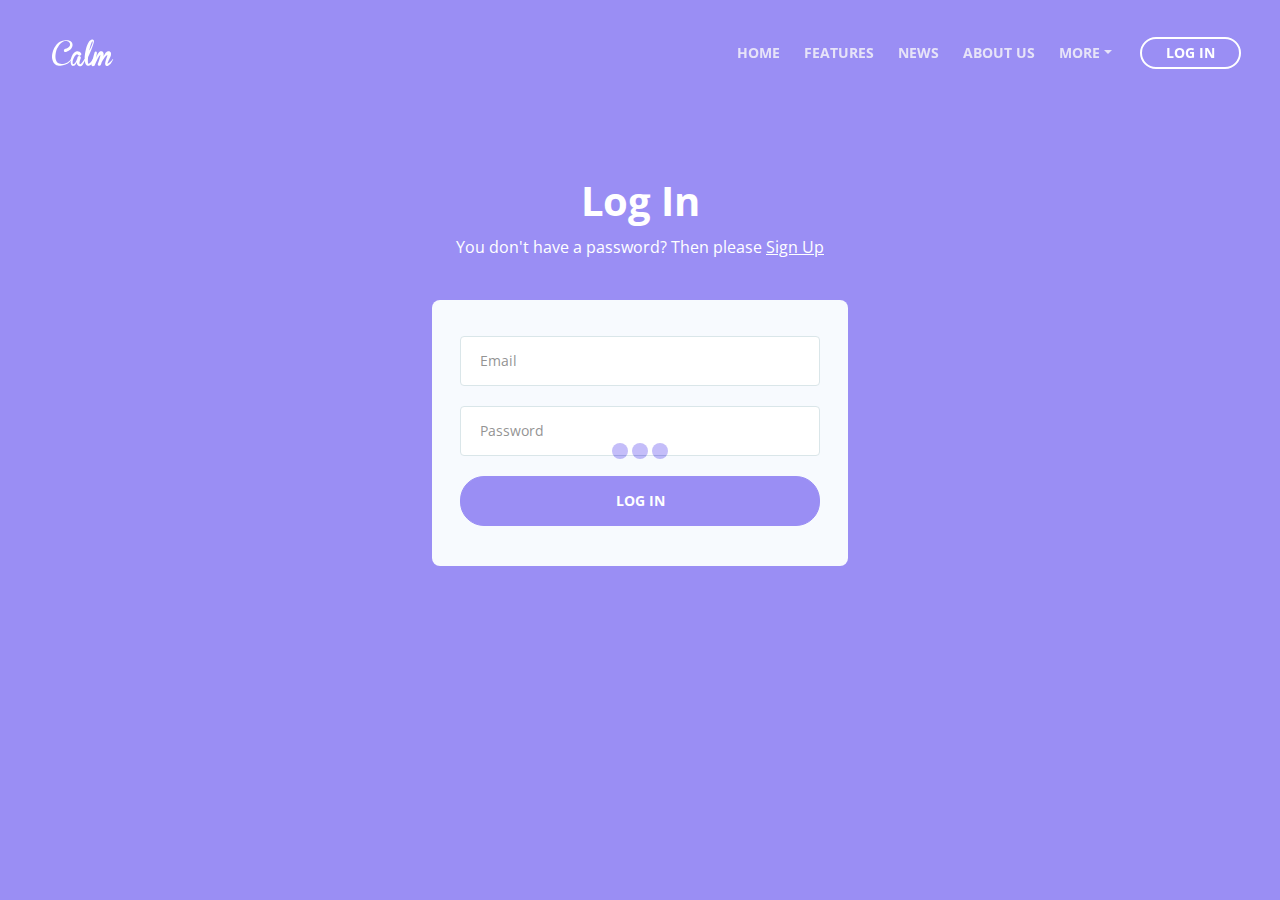
<file: log-in.html>
<!DOCTYPE html>
<html lang="en">
<head>
    <meta charset="utf-8">
    <meta name="viewport" content="width=device-width, initial-scale=1, shrink-to-fit=no">
    
    <!-- SEO Meta Tags -->
    <meta name="description" content="Tivo is a HTML landing page template built with Bootstrap to help you crate engaging presentations for SaaS apps and convert visitors into users.">
    <meta name="author" content="Inovatik">

    <!-- OG Meta Tags to improve the way the post looks when you share the page on LinkedIn, Facebook, Google+ -->
	<meta property="og:site_name" content="" /> <!-- website name -->
	<meta property="og:site" content="" /> <!-- website link -->
	<meta property="og:title" content=""/> <!-- title shown in the actual shared post -->
	<meta property="og:description" content="" /> <!-- description shown in the actual shared post -->
	<meta property="og:image" content="" /> <!-- image link, make sure it's jpg -->
	<meta property="og:url" content="" /> <!-- where do you want your post to link to -->
	<meta property="og:type" content="article" />

    <!-- Website Title -->
    <title>Log In - Calm</title>
    
    <!-- Styles -->
    <link href="https://fonts.googleapis.com/css?family=Open+Sans:400,400i,700&display=swap&subset=latin-ext" rel="stylesheet">
    <link href="css/bootstrap.css" rel="stylesheet">
    <link href="css/fontawesome-all.css" rel="stylesheet">
    <link href="css/swiper.css" rel="stylesheet">
	<link href="css/magnific-popup.css" rel="stylesheet">
	<link href="css/styles.css" rel="stylesheet">
	
	<!-- Favicon  -->
    <link rel="icon" href="images/favicon.png">
    </head>
    <body data-spy="scroll" data-target=".fixed-top">
    
    <!-- Preloader -->
	<div class="spinner-wrapper">
        <div class="spinner">
            <div class="bounce1"></div>
            <div class="bounce2"></div>
            <div class="bounce3"></div>
        </div>
    </div>
    <!-- end of preloader -->
    
    <!-- Navigation -->
    <nav class="navbar navbar-expand-lg navbar-dark navbar-custom fixed-top">
        <div class="container">

            <!-- Text Logo - Use this if you don't have a graphic logo -->
            <!-- <a class="navbar-brand logo-text page-scroll" href="index.html">Tivo</a> -->

            <!-- Image Logo -->
            <a class="navbar-brand logo-image" href="index.html"><img src="images/logo.svg" alt="alternative"></a> 
            
            <!-- Mobile Menu Toggle Button -->
            <button class="navbar-toggler" type="button" data-toggle="collapse" data-target="#navbarsExampleDefault" aria-controls="navbarsExampleDefault" aria-expanded="false" aria-label="Toggle navigation">
                <span class="navbar-toggler-awesome fas fa-bars"></span>
                <span class="navbar-toggler-awesome fas fa-times"></span>
            </button>
            <!-- end of mobile menu toggle button -->

            <div class="collapse navbar-collapse" id="navbarsExampleDefault">
                <ul class="navbar-nav ml-auto">
                    <li class="nav-item">
                        <a class="nav-link page-scroll" href="index.html#header">HOME <span class="sr-only">(current)</span></a>
                    </li>
                    <li class="nav-item">
                        <a class="nav-link page-scroll" href="index.html#features">FEATURES</a>
                    </li>
                    <li class="nav-item">
                        <a class="nav-link page-scroll" href="index.html#news">NEWS</a>
                    </li>
                    <li class="nav-item">
                        <a class="nav-link page-scroll" href="index.html#aboutus">ABOUT US</a>
                    </li>

                    <!-- Dropdown Menu -->          
                    <li class="nav-item dropdown">
                        <a class="nav-link dropdown-toggle page-scroll" href="index.html#video" id="navbarDropdown" role="button" aria-haspopup="true" aria-expanded="false">MORE</a>
                        <div class="dropdown-menu" aria-labelledby="navbarDropdown">
                            <a class="dropdown-item" href="article-details.html"><span class="item-text">ARTICLE DETAILS</span></a>
                            <div class="dropdown-items-divide-hr"></div>
                            <a class="dropdown-item" href="terms-conditions.html"><span class="item-text">TERMS CONDITIONS</span></a>
                            <div class="dropdown-items-divide-hr"></div>
                            <a class="dropdown-item" href="privacy-policy.html"><span class="item-text">PRIVACY POLICY</span></a>
                        </div>
                    </li>
                    <!-- end of dropdown menu -->
                </ul>
                <span class="nav-item">
                    <a class="btn-outline-sm" href="log-in.html">LOG IN</a>
                </span>
            </div>
        </div> <!-- end of container -->
    </nav> <!-- end of navbar -->
    <!-- end of navigation -->

    <!-- Header -->
    <header id="header" class="ex-2-header">
        <div class="container">
            <div class="row">
                <div class="col-lg-12">
                    <h1>Log In</h1>
                   <p>You don't have a password? Then please <a class="white" href="sign-up.html">Sign Up</a></p> 
                    <!-- Sign Up Form -->
                    <div class="form-container">
                        <form id="logInForm" data-toggle="validator" data-focus="false">
                            <div class="form-group">
                                <input type="email" class="form-control-input" id="lemail" required>
                                <label class="label-control" for="lemail">Email</label>
                                <div class="help-block with-errors"></div>
                            </div>
                            <div class="form-group">
                                <input type="text" class="form-control-input" id="lpassword" required>
                                <label class="label-control" for="lpassword">Password</label>
                                <div class="help-block with-errors"></div>
                            </div>
                            <div class="form-group">
                                <button type="submit" class="form-control-submit-button">LOG IN</button>
                            </div>
                            <div class="form-message">
                                <div id="lmsgSubmit" class="h3 text-center hidden"></div>
                            </div>
                        </form>
                    </div> <!-- end of form container -->
                    <!-- end of sign up form -->

                </div> <!-- end of col -->
            </div> <!-- end of row -->
        </div> <!-- end of container -->
    </header> <!-- end of ex-header -->
    <!-- end of header -->


    <!-- Scripts -->
    <script src="js/jquery.min.js"></script> <!-- jQuery for Bootstrap's JavaScript plugins -->
    <script src="js/popper.min.js"></script> <!-- Popper tooltip library for Bootstrap -->
    <script src="js/bootstrap.min.js"></script> <!-- Bootstrap framework -->
    <script src="js/jquery.easing.min.js"></script> <!-- jQuery Easing for smooth scrolling between anchors -->
    <script src="js/swiper.min.js"></script> <!-- Swiper for image and text sliders -->
    <script src="js/jquery.magnific-popup.js"></script> <!-- Magnific Popup for lightboxes -->
    <script src="js/validator.min.js"></script> <!-- Validator.js - Bootstrap plugin that validates forms -->
    <script src="js/scripts.js"></script> <!-- Custom scripts -->
</body>
</html>
</file>
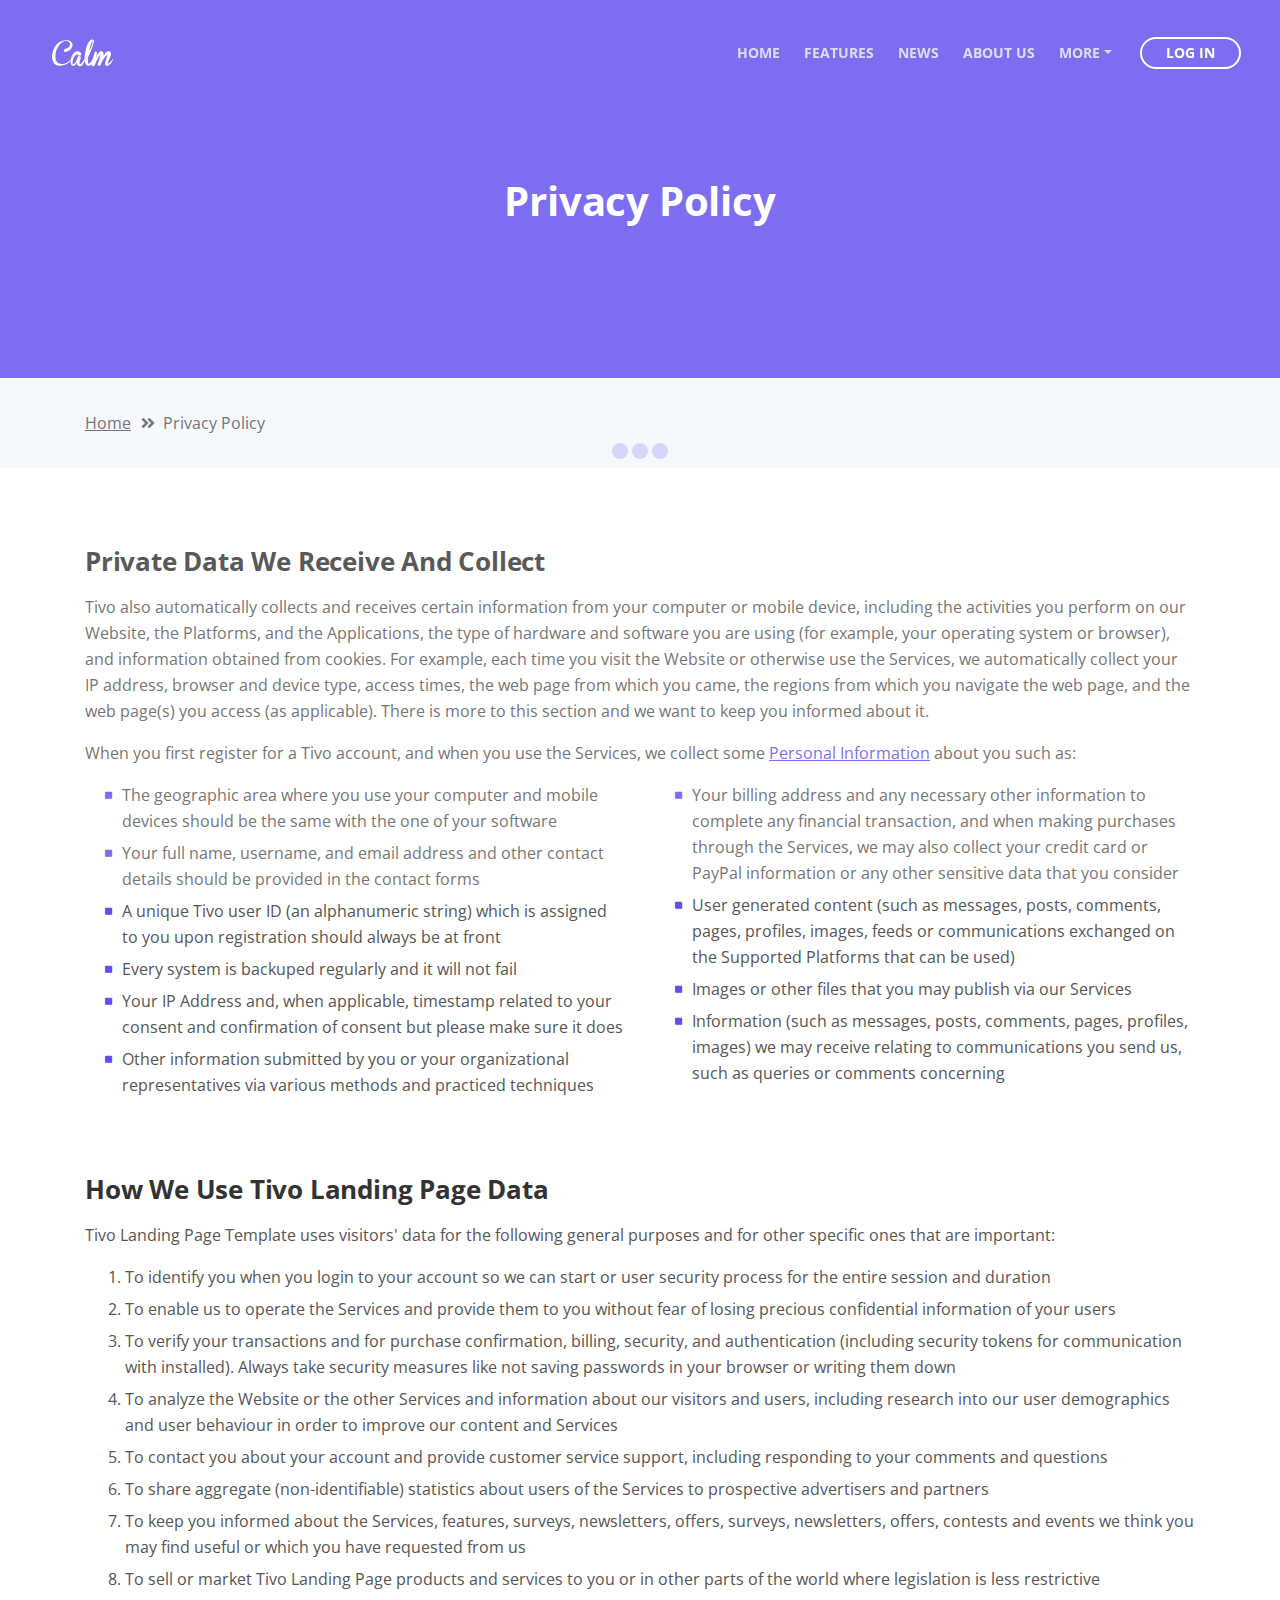
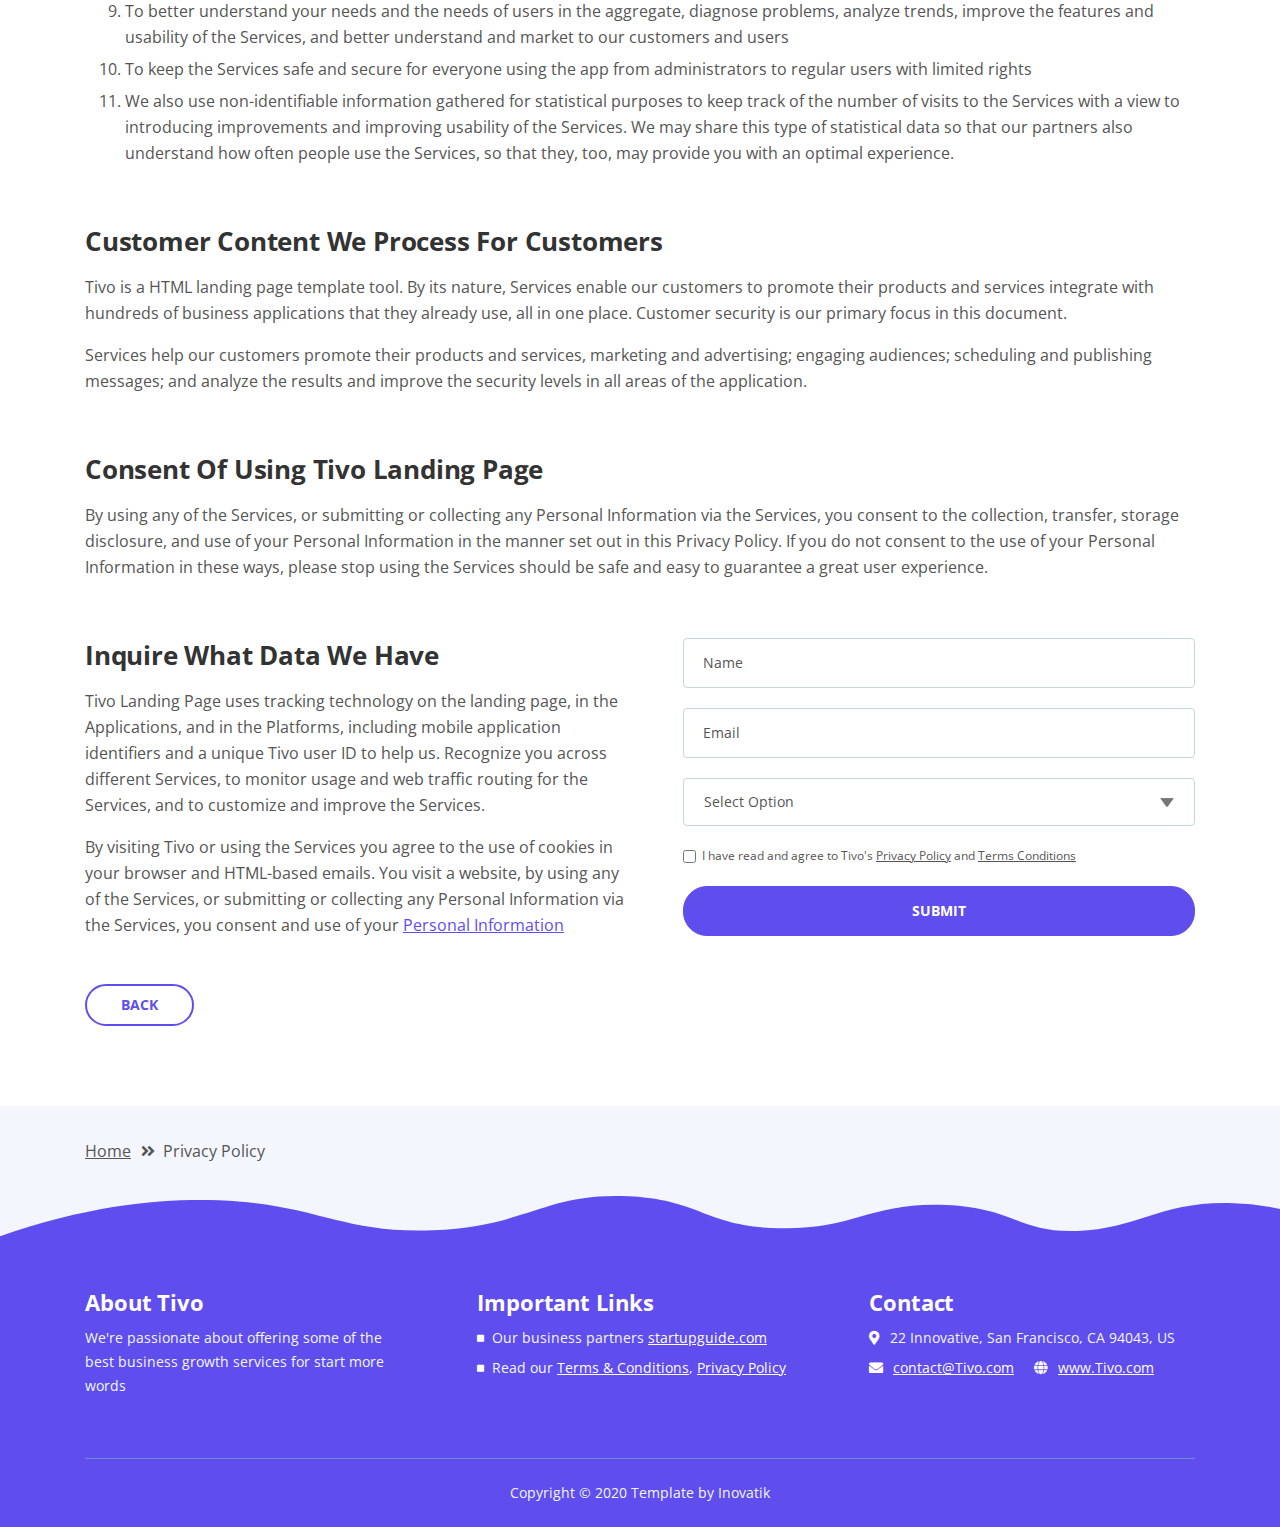
<file: privacy-policy.html>
<!DOCTYPE html>
<html lang="en">
<head>
    <meta charset="utf-8">
    <meta name="viewport" content="width=device-width, initial-scale=1, shrink-to-fit=no">
    
    <!-- SEO Meta Tags -->
    <meta name="description" content="Tivo is a HTML landing page template built with Bootstrap to help you crate engaging presentations for SaaS apps and convert visitors into users.">
    <meta name="author" content="Inovatik">

    <!-- OG Meta Tags to improve the way the post looks when you share the page on LinkedIn, Facebook, Google+ -->
	<meta property="og:site_name" content="" /> <!-- website name -->
	<meta property="og:site" content="" /> <!-- website link -->
	<meta property="og:title" content=""/> <!-- title shown in the actual shared post -->
	<meta property="og:description" content="" /> <!-- description shown in the actual shared post -->
	<meta property="og:image" content="" /> <!-- image link, make sure it's jpg -->
	<meta property="og:url" content="" /> <!-- where do you want your post to link to -->
	<meta property="og:type" content="article" />

    <!-- Website Title -->
    <title>Privacy Policy - Tivo - SaaS App HTML Landing Page Template</title>
    
    <!-- Styles -->
    <link href="https://fonts.googleapis.com/css?family=Open+Sans:400,400i,700&display=swap&subset=latin-ext" rel="stylesheet">
    <link href="css/bootstrap.css" rel="stylesheet">
    <link href="css/fontawesome-all.css" rel="stylesheet">
    <link href="css/swiper.css" rel="stylesheet">
	<link href="css/magnific-popup.css" rel="stylesheet">
	<link href="css/styles.css" rel="stylesheet">
	
	<!-- Favicon  -->
    <link rel="icon" href="images/favicon.png">
    </head>
    <body data-spy="scroll" data-target=".fixed-top">
    
    <!-- Preloader -->
	<div class="spinner-wrapper">
        <div class="spinner">
            <div class="bounce1"></div>
            <div class="bounce2"></div>
            <div class="bounce3"></div>
        </div>
    </div>
    <!-- end of preloader -->
    

    <!-- Navigation -->
    <nav class="navbar navbar-expand-lg navbar-dark navbar-custom fixed-top">
        <div class="container">

            <!-- Text Logo - Use this if you don't have a graphic logo -->
            <!-- <a class="navbar-brand logo-text page-scroll" href="index.html">Tivo</a> -->

            <!-- Image Logo -->
            <a class="navbar-brand logo-image" href="index.html"><img src="images/logo.svg" alt="alternative"></a> 
            
            <!-- Mobile Menu Toggle Button -->
            <button class="navbar-toggler" type="button" data-toggle="collapse" data-target="#navbarsExampleDefault" aria-controls="navbarsExampleDefault" aria-expanded="false" aria-label="Toggle navigation">
                <span class="navbar-toggler-awesome fas fa-bars"></span>
                <span class="navbar-toggler-awesome fas fa-times"></span>
            </button>
            <!-- end of mobile menu toggle button -->

            <div class="collapse navbar-collapse" id="navbarsExampleDefault">
                <ul class="navbar-nav ml-auto">
                    <li class="nav-item">
                        <a class="nav-link page-scroll" href="index.html#header">HOME <span class="sr-only">(current)</span></a>
                    </li>
                    <li class="nav-item">
                        <a class="nav-link page-scroll" href="index.html#features">FEATURES</a>
                    </li>
                    <li class="nav-item">
                        <a class="nav-link page-scroll" href="index.html#news">NEWS</a>
                    </li>
                    <li class="nav-item">
                        <a class="nav-link page-scroll" href="index.html#aboutus">ABOUT US</a>
                    </li>

                    <!-- Dropdown Menu -->          
                    <li class="nav-item dropdown">
                        <a class="nav-link dropdown-toggle page-scroll" href="index.html#video" id="navbarDropdown" role="button" aria-haspopup="true" aria-expanded="false">MORE</a>
                        <div class="dropdown-menu" aria-labelledby="navbarDropdown">
                            <a class="dropdown-item" href="article-details.html"><span class="item-text">ARTICLE DETAILS</span></a>
                            <div class="dropdown-items-divide-hr"></div>
                            <a class="dropdown-item" href="terms-conditions.html"><span class="item-text">TERMS CONDITIONS</span></a>
                            <div class="dropdown-items-divide-hr"></div>
                            <a class="dropdown-item" href="privacy-policy.html"><span class="item-text">PRIVACY POLICY</span></a>
                        </div>
                    </li>
                    <!-- end of dropdown menu -->
                </ul>
                <span class="nav-item">
                    <a class="btn-outline-sm" href="log-in.html">LOG IN</a>
                </span>
            </div>
        </div> <!-- end of container -->
    </nav> <!-- end of navbar -->
    <!-- end of navigation -->


    <!-- Header -->
    <header id="header" class="ex-header">
        <div class="container">
            <div class="row">
                <div class="col-md-12">
                    <h1>Privacy Policy</h1>
                </div> <!-- end of col -->
            </div> <!-- end of row -->
        </div> <!-- end of container -->
    </header> <!-- end of ex-header -->
    <!-- end of header -->


    <!-- Breadcrumbs -->
    <div class="ex-basic-1">
        <div class="container">
            <div class="row">
                <div class="col-lg-12">
                    <div class="breadcrumbs">
                        <a href="index.html">Home</a><i class="fa fa-angle-double-right"></i><span>Privacy Policy</span>
                    </div> <!-- end of breadcrumbs -->
                </div> <!-- end of col -->
            </div> <!-- end of row -->
        </div> <!-- end of container -->
    </div> <!-- end of ex-basic-1 -->
    <!-- end of breadcrumbs -->


    <!-- Privacy Content -->
    <div class="ex-basic-2">
        <div class="container">
            <div class="row">
                <div class="col-lg-12">
                    <div class="text-container">
                        <h3>Private Data We Receive And Collect</h3>
                        <p>Tivo also automatically collects and receives certain information from your computer or mobile device, including the activities you perform on our Website, the Platforms, and the Applications, the type of hardware and software you are using (for example, your operating system or browser), and information obtained from cookies. For example, each time you visit the Website or otherwise use the Services, we automatically collect your IP address, browser and device type, access times, the web page from which you came, the regions from which you navigate the web page, and the web page(s) you access (as applicable). There is more to this section and we want to keep you informed about it.</p>
                        <p>When you first register for a Tivo account, and when you use the Services, we collect some <a class="blue" href="#your-link">Personal Information</a> about you such as:</p>
                        <div class="row">
                            <div class="col-md-6">
                                <ul class="list-unstyled li-space-lg indent">
                                    <li class="media">
                                        <i class="fas fa-square"></i>
                                        <div class="media-body">The geographic area where you use your computer and mobile devices should be the same with the one of your software</div>
                                    </li>
                                    <li class="media">
                                        <i class="fas fa-square"></i>
                                        <div class="media-body">Your full name, username, and email address and other contact details should be provided in the contact forms</div>
                                    </li>
                                    <li class="media">
                                        <i class="fas fa-square"></i>
                                        <div class="media-body">A unique Tivo user ID (an alphanumeric string) which is assigned to you upon registration should always be at front</div>
                                    </li>
                                    <li class="media">
                                        <i class="fas fa-square"></i>
                                        <div class="media-body">Every system is backuped regularly and it will not fail</div>
                                    </li>
                                    <li class="media">
                                        <i class="fas fa-square"></i>
                                        <div class="media-body">Your IP Address and, when applicable, timestamp related to your consent and confirmation of consent but please make sure it does</div>
                                    </li>
                                    <li class="media">
                                        <i class="fas fa-square"></i>
                                        <div class="media-body">Other information submitted by you or your organizational representatives via various methods and practiced techniques</div>
                                    </li>
                                </ul>
                            </div> <!-- end of col -->

                            <div class="col-md-6">
                                <ul class="list-unstyled li-space-lg indent">
                                    <li class="media">
                                        <i class="fas fa-square"></i>
                                        <div class="media-body">Your billing address and any necessary other information to complete any financial transaction, and when making purchases through the Services, we may also collect your credit card or PayPal information or any other sensitive data that you consider</div>
                                    </li>
                                    <li class="media">
                                        <i class="fas fa-square"></i>
                                        <div class="media-body">User generated content (such as messages, posts, comments, pages, profiles, images, feeds or communications exchanged on the Supported Platforms that can be used)</div>
                                    </li>
                                    <li class="media">
                                        <i class="fas fa-square"></i>
                                        <div class="media-body">Images or other files that you may publish via our Services</div>
                                    </li>
                                    <li class="media">
                                        <i class="fas fa-square"></i>
                                        <div class="media-body">Information (such as messages, posts, comments, pages, profiles, images) we may receive relating to communications you send us, such as queries or comments concerning</div>
                                    </li>
                                </ul>
                            </div> <!-- end of col -->
                        </div> <!-- end of row -->
                    </div> <!-- end of text-container-->
                    
                    <div class="text-container">
                        <h3>How We Use Tivo Landing Page Data</h3>
                        <p>Tivo Landing Page Template uses visitors' data for the following general purposes and for other specific ones that are important:</p>
                        <ol class="li-space-lg">
                            <li>To identify you when you login to your account so we can start or user security process for the entire session and duration</li>
                            <li>To enable us to operate the Services and provide them to you without fear of losing precious confidential information of your users</li>
                            <li>To verify your transactions and for purchase confirmation, billing, security, and authentication (including security tokens for communication with installed). Always take security measures like not saving passwords in your browser or writing them down</li>
                            <li>To analyze the Website or the other Services and information about our visitors and users, including research into our user demographics and user behaviour in order to improve our content and Services</li>
                            <li>To contact you about your account and provide customer service support, including responding to your comments and questions</li>
                            <li>To share aggregate (non-identifiable) statistics about users of the Services to prospective advertisers and partners</li>
                            <li>To keep you informed about the Services, features, surveys, newsletters, offers, surveys, newsletters, offers, contests and events we think you may find useful or which you have requested from us</li>
                            <li>To sell or market Tivo Landing Page products and services to you or in other parts of the world where legislation is less restrictive</li>
                            <li>To better understand your needs and the needs of users in the aggregate, diagnose problems, analyze trends, improve the features and usability of the Services, and better understand and market to our customers and users</li>
                            <li>To keep the Services safe and secure for everyone using the app from administrators to regular users with limited rights</li>
                            <li>We also use non-identifiable information gathered for statistical purposes to keep track of the number of visits to the Services with a view to introducing improvements and improving usability of the Services. We may share this type of statistical data so that our partners also understand how often people use the Services, so that they, too, may provide you with an optimal experience.</li>
                        </ol>
                    </div> <!-- end of text-container -->

                    <div class="text-container">
                        <h3>Customer Content We Process For Customers</h3>
                        <p>Tivo is a HTML landing page template tool. By its nature, Services enable our customers to promote their products and services integrate with hundreds of business applications that they already use, all in one place. Customer security is our primary focus in this document.</p>
                        <p>Services help our customers promote their products and services, marketing and advertising; engaging audiences; scheduling and publishing messages; and analyze the results and improve the security levels in all areas of the application.</p>
                    </div> <!-- end of text container -->

                    <div class="text-container">
                        <h3>Consent Of Using Tivo Landing Page</h3>
					    <p>By using any of the Services, or submitting or collecting any Personal Information via the Services, you consent to the collection, transfer, storage disclosure, and use of your Personal Information in the manner set out in this Privacy Policy. If you do not consent to the use of your Personal Information in these ways, please stop using the Services should be safe and easy to guarantee a great user experience.</p>
                    </div> <!-- end of text-container -->
                                       
                    <div class="row">
                        <div class="col-md-6">
                            <div class="text-container last">
                                <h3>Inquire What Data We Have</h3>
                                <p>Tivo Landing Page uses tracking technology on the landing page, in the Applications, and in the Platforms, including mobile application identifiers and a unique Tivo user ID to help us. Recognize you across different Services, to monitor usage and web traffic routing for the Services, and to customize and improve the Services.</p>
                                <p>By visiting Tivo or using the Services you agree to the use of cookies in your browser and HTML-based emails. You visit a website, by using any of the Services, or submitting or collecting any Personal Information via the Services, you consent and use of your <a class="blue" href="#your-link">Personal Information</a></p>
                            </div> <!-- end of text container -->
                        </div> <!-- end of col-->
                        <div class="col-md-6">

                            <!-- Privacy Form -->
                            <div class="form-container">
                                <form id="privacyForm" data-toggle="validator" data-focus="false">
                                    <div class="form-group">
                                        <input type="text" class="form-control-input" id="pname" required>
                                        <label class="label-control" for="pname">Name</label>
                                        <div class="help-block with-errors"></div>
                                    </div>
                                    <div class="form-group">
                                        <input type="email" class="form-control-input" id="pemail" required>
                                        <label class="label-control" for="pemail">Email</label>
                                        <div class="help-block with-errors"></div>
                                    </div>
                                    <div class="form-group">
                                        <select class="form-control-select" id="pselect" required>
                                            <option class="select-option" value="" disabled selected>Select Option</option>
                                            <option class="select-option" value="Delete data">Delete my data</option>
                                            <option class="select-option" value="Show me data">Show me my data</option>
                                        </select>
                                        <div class="help-block with-errors"></div>
                                    </div>
                                    <div class="form-group checkbox">
                                        <input type="checkbox" id="pterms" value="Agreed-to-Terms" required>I have read and agree to Tivo's <a href="privacy-policy.html">Privacy Policy</a> and <a href="terms-conditions.html">Terms Conditions</a>
                                        <div class="help-block with-errors"></div>
                                    </div>
                                    <div class="form-group">
                                        <button type="submit" class="form-control-submit-button">SUBMIT</button>
                                    </div>
                                    <div class="form-message">
                                        <div id="pmsgSubmit" class="h3 text-center hidden"></div>
                                    </div>
                                </form>
                            </div> <!-- end of form container -->
                            <!-- end of privacy form -->

                        </div> <!-- end of col--> 
                    </div> <!-- end of row -->
                    <a class="btn-outline-reg" href="index.html">BACK</a>
                </div> <!-- end of col-->
            </div> <!-- end of row -->
        </div> <!-- end of container -->
    </div> <!-- end of ex-basic-2 -->
    <!-- end of privacy content -->


    <!-- Breadcrumbs -->
    <div class="ex-basic-1">
        <div class="container">
            <div class="row">
                <div class="col-lg-12">
                    <div class="breadcrumbs">
                        <a href="index.html">Home</a><i class="fa fa-angle-double-right"></i><span>Privacy Policy</span>
                    </div> <!-- end of breadcrumbs -->
                </div> <!-- end of col -->
            </div> <!-- end of row -->
        </div> <!-- end of container -->
    </div> <!-- end of ex-basic-1 -->
    <!-- end of breadcrumbs -->

    
    <!-- Footer -->
    <svg class="ex-footer-frame" data-name="Layer 2" xmlns="http://www.w3.org/2000/svg" preserveAspectRatio="none" viewBox="0 0 1920 79"><defs><style>.cls-2{fill:#5f4def;}</style></defs><title>footer-frame</title><path class="cls-2" d="M0,72.427C143,12.138,255.5,4.577,328.644,7.943c147.721,6.8,183.881,60.242,320.83,53.737,143-6.793,167.826-68.128,293-60.9,109.095,6.3,115.68,54.364,225.251,57.319,113.58,3.064,138.8-47.711,251.189-41.8,104.012,5.474,109.713,50.4,197.369,46.572,89.549-3.91,124.375-52.563,227.622-50.155A338.646,338.646,0,0,1,1920,23.467V79.75H0V72.427Z" transform="translate(0 -0.188)"/></svg>
    <div class="footer">
        <div class="container">
            <div class="row">
                <div class="col-md-4">
                    <div class="footer-col first">
                        <h4>About Tivo</h4>
                        <p class="p-small">We're passionate about offering some of the best business growth services for start more words</p>
                    </div>
                </div> <!-- end of col -->
                <div class="col-md-4">
                    <div class="footer-col middle">
                        <h4>Important Links</h4>
                        <ul class="list-unstyled li-space-lg p-small">
                            <li class="media">
                                <i class="fas fa-square"></i>
                                <div class="media-body">Our business partners <a class="white" href="#your-link">startupguide.com</a></div>
                            </li>
                            <li class="media">
                                <i class="fas fa-square"></i>
                                <div class="media-body">Read our <a class="white" href="terms-conditions.html">Terms & Conditions</a>, <a class="white" href="privacy-policy.html">Privacy Policy</a></div>
                            </li>
                        </ul>
                    </div>
                </div> <!-- end of col -->
                <div class="col-md-4">
                    <div class="footer-col last">
                        <h4>Contact</h4>
                        <ul class="list-unstyled li-space-lg p-small">
                            <li class="media">
                                <i class="fas fa-map-marker-alt"></i>
                                <div class="media-body">22 Innovative, San Francisco, CA 94043, US</div>
                            </li>
                            <li class="media">
                                <i class="fas fa-envelope"></i>
                                <div class="media-body"><a class="white" href="mailto:contact@Tivo.com">contact@Tivo.com</a> <i class="fas fa-globe"></i><a class="white" href="#your-link">www.Tivo.com</a></div>
                            </li>
                        </ul>
                    </div> 
                </div> <!-- end of col -->
            </div> <!-- end of row -->
        </div> <!-- end of container -->
    </div> <!-- end of footer -->  
    <!-- end of footer -->


    <!-- Copyright -->
    <div class="copyright">
        <div class="container">
            <div class="row">
                <div class="col-lg-12">
                    <p class="p-small">Copyright © 2020 <a href="https://inovatik.com">Template by Inovatik</a></p>
                </div> <!-- end of col -->
            </div> <!-- enf of row -->
        </div> <!-- end of container -->
    </div> <!-- end of copyright --> 
    <!-- end of copyright -->
    
    	
    <!-- Scripts -->
    <script src="js/jquery.min.js"></script> <!-- jQuery for Bootstrap's JavaScript plugins -->
    <script src="js/popper.min.js"></script> <!-- Popper tooltip library for Bootstrap -->
    <script src="js/bootstrap.min.js"></script> <!-- Bootstrap framework -->
    <script src="js/jquery.easing.min.js"></script> <!-- jQuery Easing for smooth scrolling between anchors -->
    <script src="js/swiper.min.js"></script> <!-- Swiper for image and text sliders -->
    <script src="js/jquery.magnific-popup.js"></script> <!-- Magnific Popup for lightboxes -->
    <script src="js/validator.min.js"></script> <!-- Validator.js - Bootstrap plugin that validates forms -->
    <script src="js/scripts.js"></script> <!-- Custom scripts -->
</body>
</html>
</file>
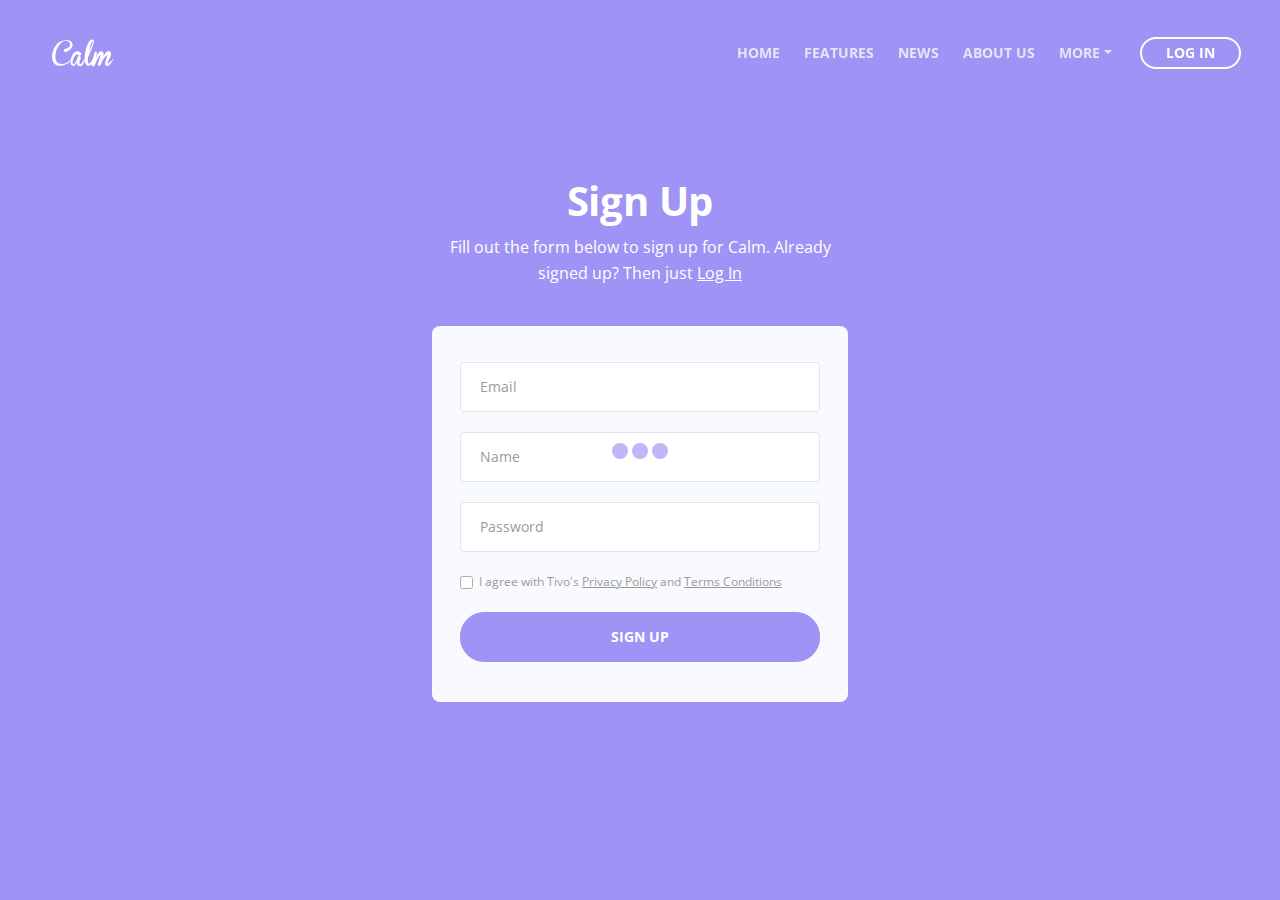
<file: sign-up.html>
<!DOCTYPE html>
<html lang="en">
<head>
    <meta charset="utf-8">
    <meta name="viewport" content="width=device-width, initial-scale=1, shrink-to-fit=no">
    
    <!-- SEO Meta Tags -->
    <meta name="description" content="Tivo is a HTML landing page template built with Bootstrap to help you crate engaging presentations for SaaS apps and convert visitors into users.">
    <meta name="author" content="Inovatik">

    <!-- OG Meta Tags to improve the way the post looks when you share the page on LinkedIn, Facebook, Google+ -->
	<meta property="og:site_name" content="" /> <!-- website name -->
	<meta property="og:site" content="" /> <!-- website link -->
	<meta property="og:title" content=""/> <!-- title shown in the actual shared post -->
	<meta property="og:description" content="" /> <!-- description shown in the actual shared post -->
	<meta property="og:image" content="" /> <!-- image link, make sure it's jpg -->
	<meta property="og:url" content="" /> <!-- where do you want your post to link to -->
	<meta property="og:type" content="article" />

    <!-- Website Title -->
    <title>Sign Up - Calm</title>
    
    <!-- Styles -->
    <link href="https://fonts.googleapis.com/css?family=Open+Sans:400,400i,700&display=swap&subset=latin-ext" rel="stylesheet">
    <link href="css/bootstrap.css" rel="stylesheet">
    <link href="css/fontawesome-all.css" rel="stylesheet">
    <link href="css/swiper.css" rel="stylesheet">
	<link href="css/magnific-popup.css" rel="stylesheet">
	<link href="css/styles.css" rel="stylesheet">
	
	<!-- Favicon  -->
    <link rel="icon" href="images/favicon.png">
    </head>
    <body data-spy="scroll" data-target=".fixed-top">
    
    <!-- Preloader -->
	<div class="spinner-wrapper">
        <div class="spinner">
            <div class="bounce1"></div>
            <div class="bounce2"></div>
            <div class="bounce3"></div>
        </div>
    </div>
    <!-- end of preloader -->
    
    <!-- Navigation -->
    <nav class="navbar navbar-expand-lg navbar-dark navbar-custom fixed-top">
        <div class="container">

            <!-- Text Logo - Use this if you don't have a graphic logo -->
            <!-- <a class="navbar-brand logo-text page-scroll" href="index.html">Tivo</a> -->

            <!-- Image Logo -->
            <a class="navbar-brand logo-image" href="index.html"><img src="images/logo.svg" alt="alternative"></a> 
            
            <!-- Mobile Menu Toggle Button -->
            <button class="navbar-toggler" type="button" data-toggle="collapse" data-target="#navbarsExampleDefault" aria-controls="navbarsExampleDefault" aria-expanded="false" aria-label="Toggle navigation">
                <span class="navbar-toggler-awesome fas fa-bars"></span>
                <span class="navbar-toggler-awesome fas fa-times"></span>
            </button>
            <!-- end of mobile menu toggle button -->

            <div class="collapse navbar-collapse" id="navbarsExampleDefault">
                <ul class="navbar-nav ml-auto">
                    <li class="nav-item">
                        <a class="nav-link page-scroll" href="index.html#header">HOME <span class="sr-only">(current)</span></a>
                    </li>
                    <li class="nav-item">
                        <a class="nav-link page-scroll" href="index.html#features">FEATURES</a>
                    </li>
                    <li class="nav-item">
                        <a class="nav-link page-scroll" href="index.html#news">NEWS</a>
                    </li>
                    <li class="nav-item">
                        <a class="nav-link page-scroll" href="index.html#aboutus">ABOUT US</a>
                    </li>

                    <!-- Dropdown Menu -->          
                    <li class="nav-item dropdown">
                        <a class="nav-link dropdown-toggle page-scroll" href="index.html#video" id="navbarDropdown" role="button" aria-haspopup="true" aria-expanded="false">MORE</a>
                        <div class="dropdown-menu" aria-labelledby="navbarDropdown">
                            <a class="dropdown-item" href="article-details.html"><span class="item-text">ARTICLE DETAILS</span></a>
                            <div class="dropdown-items-divide-hr"></div>
                            <a class="dropdown-item" href="terms-conditions.html"><span class="item-text">TERMS CONDITIONS</span></a>
                            <div class="dropdown-items-divide-hr"></div>
                            <a class="dropdown-item" href="privacy-policy.html"><span class="item-text">PRIVACY POLICY</span></a>
                        </div>
                    </li>
                    <!-- end of dropdown menu -->
                </ul>
                <span class="nav-item">
                    <a class="btn-outline-sm" href="log-in.html">LOG IN</a>
                </span>
            </div>
        </div> <!-- end of container -->
    </nav> <!-- end of navbar -->
    <!-- end of navigation -->

    <!-- Header -->
    <header id="header" class="ex-2-header">
        <div class="container">
            <div class="row">
                <div class="col-lg-12">
                    <h1>Sign Up</h1>
                   <p>Fill out the form below to sign up for Calm. Already signed up? Then just <a class="white" href="log-in.html">Log In</a></p> 
                    <!-- Sign Up Form -->
                    <div class="form-container">
                        <form id="signUpForm" data-toggle="validator" data-focus="false">
                            <div class="form-group">
                                <input type="email" class="form-control-input" id="semail" required>
                                <label class="label-control" for="semail">Email</label>
                                <div class="help-block with-errors"></div>
                            </div>
                            <div class="form-group">
                                <input type="text" class="form-control-input" id="sname" required>
                                <label class="label-control" for="sname">Name</label>
                                <div class="help-block with-errors"></div>
                            </div>
                            <div class="form-group">
                                <input type="text" class="form-control-input" id="spassword" required>
                                <label class="label-control" for="spassword">Password</label>
                                <div class="help-block with-errors"></div>
                            </div>
                            <div class="form-group checkbox">
                                <input type="checkbox" id="sterms" value="Agreed-to-Terms" required>I agree with Tivo's <a href="privacy-policy.html">Privacy Policy</a> and <a href="terms-conditions.html">Terms Conditions</a>
                                <div class="help-block with-errors"></div>
                            </div>
                            <div class="form-group">
                                <button type="submit" class="form-control-submit-button">SIGN UP</button>
                            </div>
                            <div class="form-message">
                                <div id="smsgSubmit" class="h3 text-center hidden"></div>
                            </div>
                        </form>
                    </div> <!-- end of form container -->
                    <!-- end of sign up form -->

                </div> <!-- end of col -->
            </div> <!-- end of row -->
        </div> <!-- end of container -->
    </header> <!-- end of ex-header -->
    <!-- end of header -->


    <!-- Scripts -->
    <script src="js/jquery.min.js"></script> <!-- jQuery for Bootstrap's JavaScript plugins -->
    <script src="js/popper.min.js"></script> <!-- Popper tooltip library for Bootstrap -->
    <script src="js/bootstrap.min.js"></script> <!-- Bootstrap framework -->
    <script src="js/jquery.easing.min.js"></script> <!-- jQuery Easing for smooth scrolling between anchors -->
    <script src="js/swiper.min.js"></script> <!-- Swiper for image and text sliders -->
    <script src="js/jquery.magnific-popup.js"></script> <!-- Magnific Popup for lightboxes -->
    <script src="js/validator.min.js"></script> <!-- Validator.js - Bootstrap plugin that validates forms -->
    <script src="js/scripts.js"></script> <!-- Custom scripts -->
</body>
</html>
</file>
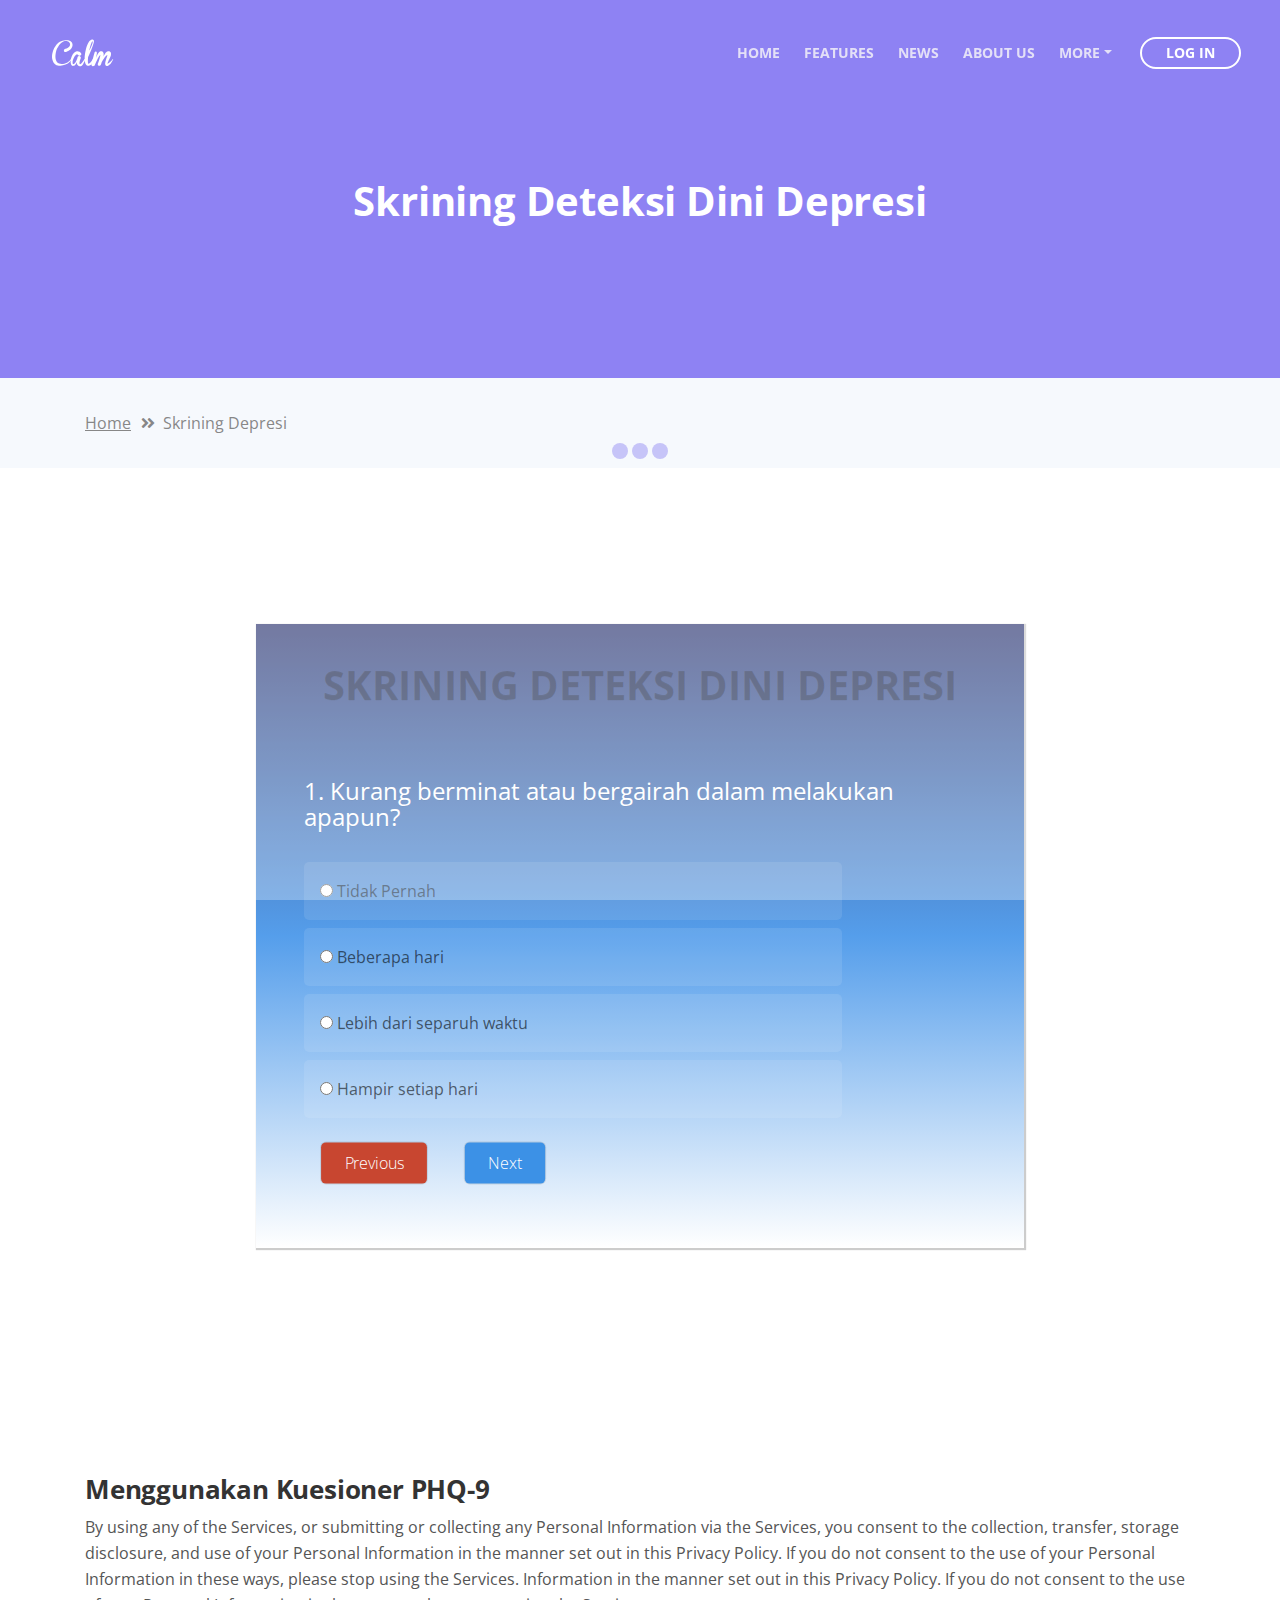
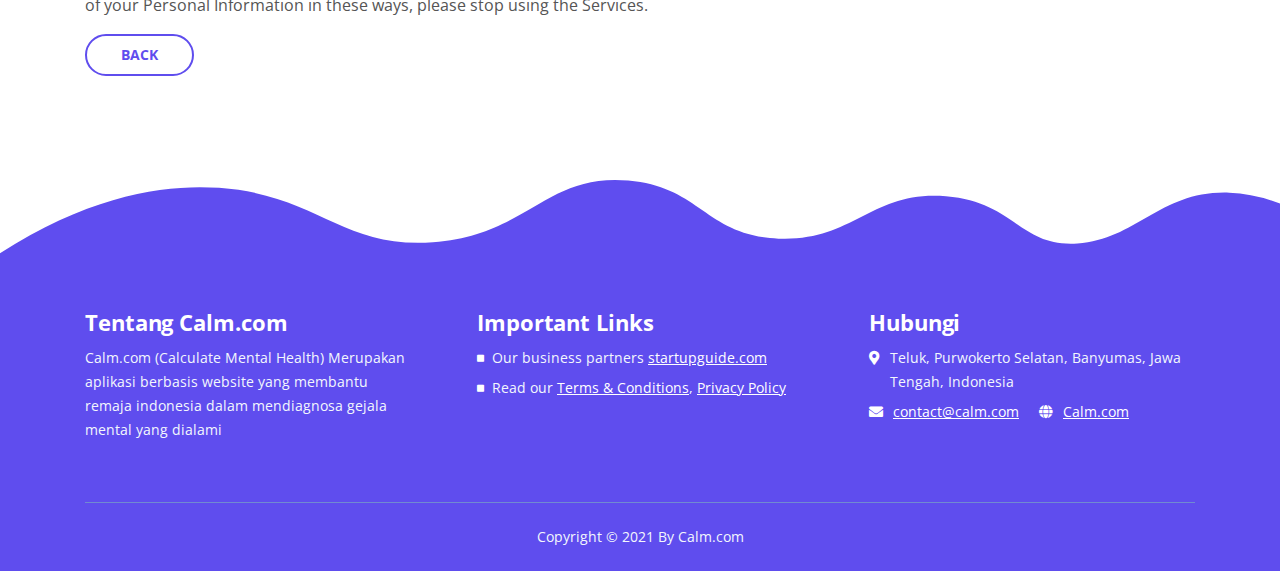
<file: skrining-depresi1.html>
<!DOCTYPE html>
<html lang="en">
<head>
    <meta charset="utf-8">
    <meta name="viewport" content="width=device-width, initial-scale=1, shrink-to-fit=no">
    
    <!-- SEO Meta Tags -->
    <meta name="description" content="Tivo is a HTML landing page template built with Bootstrap to help you crate engaging presentations for SaaS apps and convert visitors into users.">
    <meta name="author" content="Inovatik">

    <!-- OG Meta Tags to improve the way the post looks when you share the page on LinkedIn, Facebook, Google+ -->
	<meta property="og:site_name" content="" /> <!-- website name -->
	<meta property="og:site" content="" /> <!-- website link -->
	<meta property="og:title" content=""/> <!-- title shown in the actual shared post -->
	<meta property="og:description" content="" /> <!-- description shown in the actual shared post -->
	<meta property="og:image" content="" /> <!-- image link, make sure it's jpg -->
	<meta property="og:url" content="" /> <!-- where do you want your post to link to -->
	<meta property="og:type" content="article" />

    <!-- Website Title -->
    <title>Calm - Skrining Depresi</title>
    
    <!-- Styles -->
    <link href="https://fonts.googleapis.com/css?family=Open+Sans:400,400i,700&display=swap&subset=latin-ext" rel="stylesheet">
    <link href="css/bootstrap.css" rel="stylesheet">
    <link href="css/fontawesome-all.css" rel="stylesheet">
    <link href="css/swiper.css" rel="stylesheet">
	<link href="css/magnific-popup.css" rel="stylesheet">
    <link href="css/styles.css" rel="stylesheet">
    <link href="css/main.css" rel="stylesheet">
	
	<!-- Favicon  -->
    <link rel="icon" href="images/favicon.png">
</head>
<body data-spy="scroll" data-target=".fixed-top">
    
    <!-- Preloader -->
	<div class="spinner-wrapper">
        <div class="spinner">
            <div class="bounce1"></div>
            <div class="bounce2"></div>
            <div class="bounce3"></div>
        </div>
    </div>
    <!-- end of preloader -->
    

    <!-- Navigation -->
    <nav class="navbar navbar-expand-lg navbar-dark navbar-custom fixed-top">
      <div class="container">

          <!-- Text Logo - Use this if you don't have a graphic logo -->
          <!-- <a class="navbar-brand logo-text page-scroll" href="index.html">Tivo</a> -->

          <!-- Image Logo -->
          <a class="navbar-brand logo-image" href="index.html"><img src="images/logo.svg" alt="alternative"></a> 
          
          <!-- Mobile Menu Toggle Button -->
          <button class="navbar-toggler" type="button" data-toggle="collapse" data-target="#navbarsExampleDefault" aria-controls="navbarsExampleDefault" aria-expanded="false" aria-label="Toggle navigation">
              <span class="navbar-toggler-awesome fas fa-bars"></span>
              <span class="navbar-toggler-awesome fas fa-times"></span>
          </button>
          <!-- end of mobile menu toggle button -->

          <div class="collapse navbar-collapse" id="navbarsExampleDefault">
              <ul class="navbar-nav ml-auto">
                  <li class="nav-item">
                      <a class="nav-link page-scroll" href="index.html#header">HOME <span class="sr-only">(current)</span></a>
                  </li>
                  <li class="nav-item">
                      <a class="nav-link page-scroll" href="index.html#features">FEATURES</a>
                  </li>
                  <li class="nav-item">
                      <a class="nav-link page-scroll" href="index.html#news">NEWS</a>
                  </li>
                  <li class="nav-item">
                      <a class="nav-link page-scroll" href="index.html#aboutus">ABOUT US</a>
                  </li>

                  <!-- Dropdown Menu -->          
                  <li class="nav-item dropdown">
                      <a class="nav-link dropdown-toggle page-scroll" href="index.html#video" id="navbarDropdown" role="button" aria-haspopup="true" aria-expanded="false">MORE</a>
                      <div class="dropdown-menu" aria-labelledby="navbarDropdown">
                          <a class="dropdown-item" href="article-details.html"><span class="item-text">ARTICLE DETAILS</span></a>
                          <div class="dropdown-items-divide-hr"></div>
                          <a class="dropdown-item" href="terms-conditions.html"><span class="item-text">TERMS CONDITIONS</span></a>
                          <div class="dropdown-items-divide-hr"></div>
                          <a class="dropdown-item" href="privacy-policy.html"><span class="item-text">PRIVACY POLICY</span></a>
                      </div>
                  </li>
                  <!-- end of dropdown menu -->
              </ul>
              <span class="nav-item">
                  <a class="btn-outline-sm" href="log-in.html">LOG IN</a>
              </span>
          </div>
      </div> <!-- end of container -->
  </nav> <!-- end of navbar -->
  <!-- end of navigation -->


    <!-- Header -->
    <header id="header" class="ex-header">
        <div class="container">
            <div class="row">
                <div class="col-md-12">
                    <h1>Skrining Deteksi Dini Depresi</h1>
                </div> <!-- end of col -->
            </div> <!-- end of row -->
        </div> <!-- end of container -->
    </header> <!-- end of ex-header -->
    <!-- end of header -->


    <!-- Breadcrumbs -->
    <div class="ex-basic-1">
        <div class="container">
            <div class="row">
                <div class="col-lg-12">
                    <div class="breadcrumbs">
                        <a href="index.html">Home</a><i class="fa fa-angle-double-right"></i><span>Skrining Depresi</span>
                    </div> <!-- end of breadcrumbs -->
                </div> <!-- end of col -->
            </div> <!-- end of row -->
        </div> <!-- end of container -->
    </div> <!-- end of ex-basic-1 -->
    <!-- end of breadcrumbs -->


    <!-- Content -->
    <div class="ex-basic-2">
        <div class="quiz-container">
            <div class="title">Skrining Deteksi Dini Depresi</div>
            <div id="question" class="question"></div>
            <label class="option">
                <input type="radio" name="option" value="0" />
                <span class="option1"></span>
            </label>
            <label class="option">
                <input type="radio" name="option" value="1" />
                <span class="option2"></span>
            </label>
            <label class="option">
                <input type="radio" name="option" value="2" />
                <span class="option3"></span>
            </label>
            <label class="option">
                <input type="radio" name="option" value="3" />
                <span class="option4"></span>
            </label>
            <!-- Buttons -->
            <div class="controls">
                <button class="previous">Previous</button>
                <button class="next">Next</button>
            </div>
        </div>
        <div class="result"></div>
    
        </div>
        <div class="container">
            <div class="row">
                <div class="col-lg-12">

                    <div class="text-container last">
                        <h3>Menggunakan Kuesioner PHQ-9</h3>
					    <p>By using any of the Services, or submitting or collecting any Personal Information via the Services, you consent to the collection, transfer, storage disclosure, and use of your Personal Information in the manner set out in this Privacy Policy. If you do not consent to the use of your Personal Information in these ways, please stop using the Services. Information in the manner set out in this Privacy Policy. If you do not consent to the use of your Personal Information in these ways, please stop using the Services.</p>
                    </div> <!-- end of text-container -->
                    <a class="btn-outline-reg" href="index.html">BACK</a>
                </div> <!-- end of col-->
            </div> <!-- end of row -->
        </div> <!-- end of container -->
    </div> <!-- end of ex-basic-2 -->
    <!-- end of privacy content -->
    <br><br><br><br>

    <!-- Footer -->
    <svg
      class="footer-frame"
      data-name="Layer 2"
      xmlns="http://www.w3.org/2000/svg"
      preserveAspectRatio="none"
      viewBox="0 0 1920 79"
    >
      <defs>
        <style>
          .cls-2 {
            fill: #5f4def;
          }
        </style>
      </defs>
      <title>footer-frame</title>
      <path
        class="cls-2"
        d="M0,72.427C143,12.138,255.5,4.577,328.644,7.943c147.721,6.8,183.881,60.242,320.83,53.737,143-6.793,167.826-68.128,293-60.9,109.095,6.3,115.68,54.364,225.251,57.319,113.58,3.064,138.8-47.711,251.189-41.8,104.012,5.474,109.713,50.4,197.369,46.572,89.549-3.91,124.375-52.563,227.622-50.155A338.646,338.646,0,0,1,1920,23.467V79.75H0V72.427Z"
        transform="translate(0 -0.188)"
      />
    </svg>
    <div class="footer">
      <div class="container">
        <div class="row">
          <div class="col-md-4">
            <div class="footer-col first">
              <h4>Tentang Calm.com</h4>
              <p class="p-small">
                Calm.com (Calculate Mental Health) Merupakan aplikasi berbasis
                website yang membantu remaja indonesia dalam mendiagnosa gejala
                mental yang dialami
              </p>
            </div>
          </div>
          <!-- end of col -->
          <div class="col-md-4">
            <div class="footer-col middle">
              <h4>Important Links</h4>
              <ul class="list-unstyled li-space-lg p-small">
                <li class="media">
                  <i class="fas fa-square"></i>
                  <div class="media-body">
                    Our business partners
                    <a class="white" href="#your-link">startupguide.com</a>
                  </div>
                </li>
                <li class="media">
                  <i class="fas fa-square"></i>
                  <div class="media-body">
                    Read our
                    <a class="white" href="terms-conditions.html"
                      >Terms & Conditions</a
                    >,
                    <a class="white" href="privacy-policy.html"
                      >Privacy Policy</a
                    >
                  </div>
                </li>
              </ul>
            </div>
          </div>
          <!-- end of col -->
          <div class="col-md-4">
            <div class="footer-col last">
              <h4>Hubungi</h4>
              <ul class="list-unstyled li-space-lg p-small">
                <li class="media">
                  <i class="fas fa-map-marker-alt"></i>
                  <div class="media-body">
                    Teluk, Purwokerto Selatan, Banyumas, Jawa Tengah, Indonesia
                  </div>
                </li>
                <li class="media">
                  <i class="fas fa-envelope"></i>
                  <div class="media-body">
                    <a class="white" href="mailto:contact@tivo.com"
                      >contact@calm.com</a
                    >
                    <i class="fas fa-globe"></i
                    ><a class="white" href="#your-link">Calm.com</a>
                  </div>
                </li>
              </ul>
            </div>
          </div>
          <!-- end of col -->
        </div>
        <!-- end of row -->
      </div>
      <!-- end of container -->
    </div>
    <!-- end of footer -->

    <!-- Copyright -->
    <div class="copyright">
      <div class="container">
        <div class="row">
          <div class="col-lg-12">
            <p class="p-small">
              Copyright © 2021
              <a href="index.html">By Calm.com</a>
            </p>
          </div>
          <!-- end of col -->
        </div>
        <!-- enf of row -->
      </div>
      <!-- end of container -->
    </div>
    <!-- end of copyright -->
    
    	
    <!-- Scripts -->
    <script src="js/jquery.min.js"></script> <!-- jQuery for Bootstrap's JavaScript plugins -->
    <script src="js/popper.min.js"></script> <!-- Popper tooltip library for Bootstrap -->
    <script src="js/bootstrap.min.js"></script> <!-- Bootstrap framework -->
    <script src="js/jquery.easing.min.js"></script> <!-- jQuery Easing for smooth scrolling between anchors -->
    <script src="js/swiper.min.js"></script> <!-- Swiper for image and text sliders -->
    <script src="js/jquery.magnific-popup.js"></script> <!-- Magnific Popup for lightboxes -->
    <script src="js/validator.min.js"></script> <!-- Validator.js - Bootstrap plugin that validates forms -->
    <script src="js/scripts.js"></script> <!-- Custom scripts -->
    <script src="js/questions.js"></script>
    <script src="js/main.js"></script>
</body>
</html>
</file>
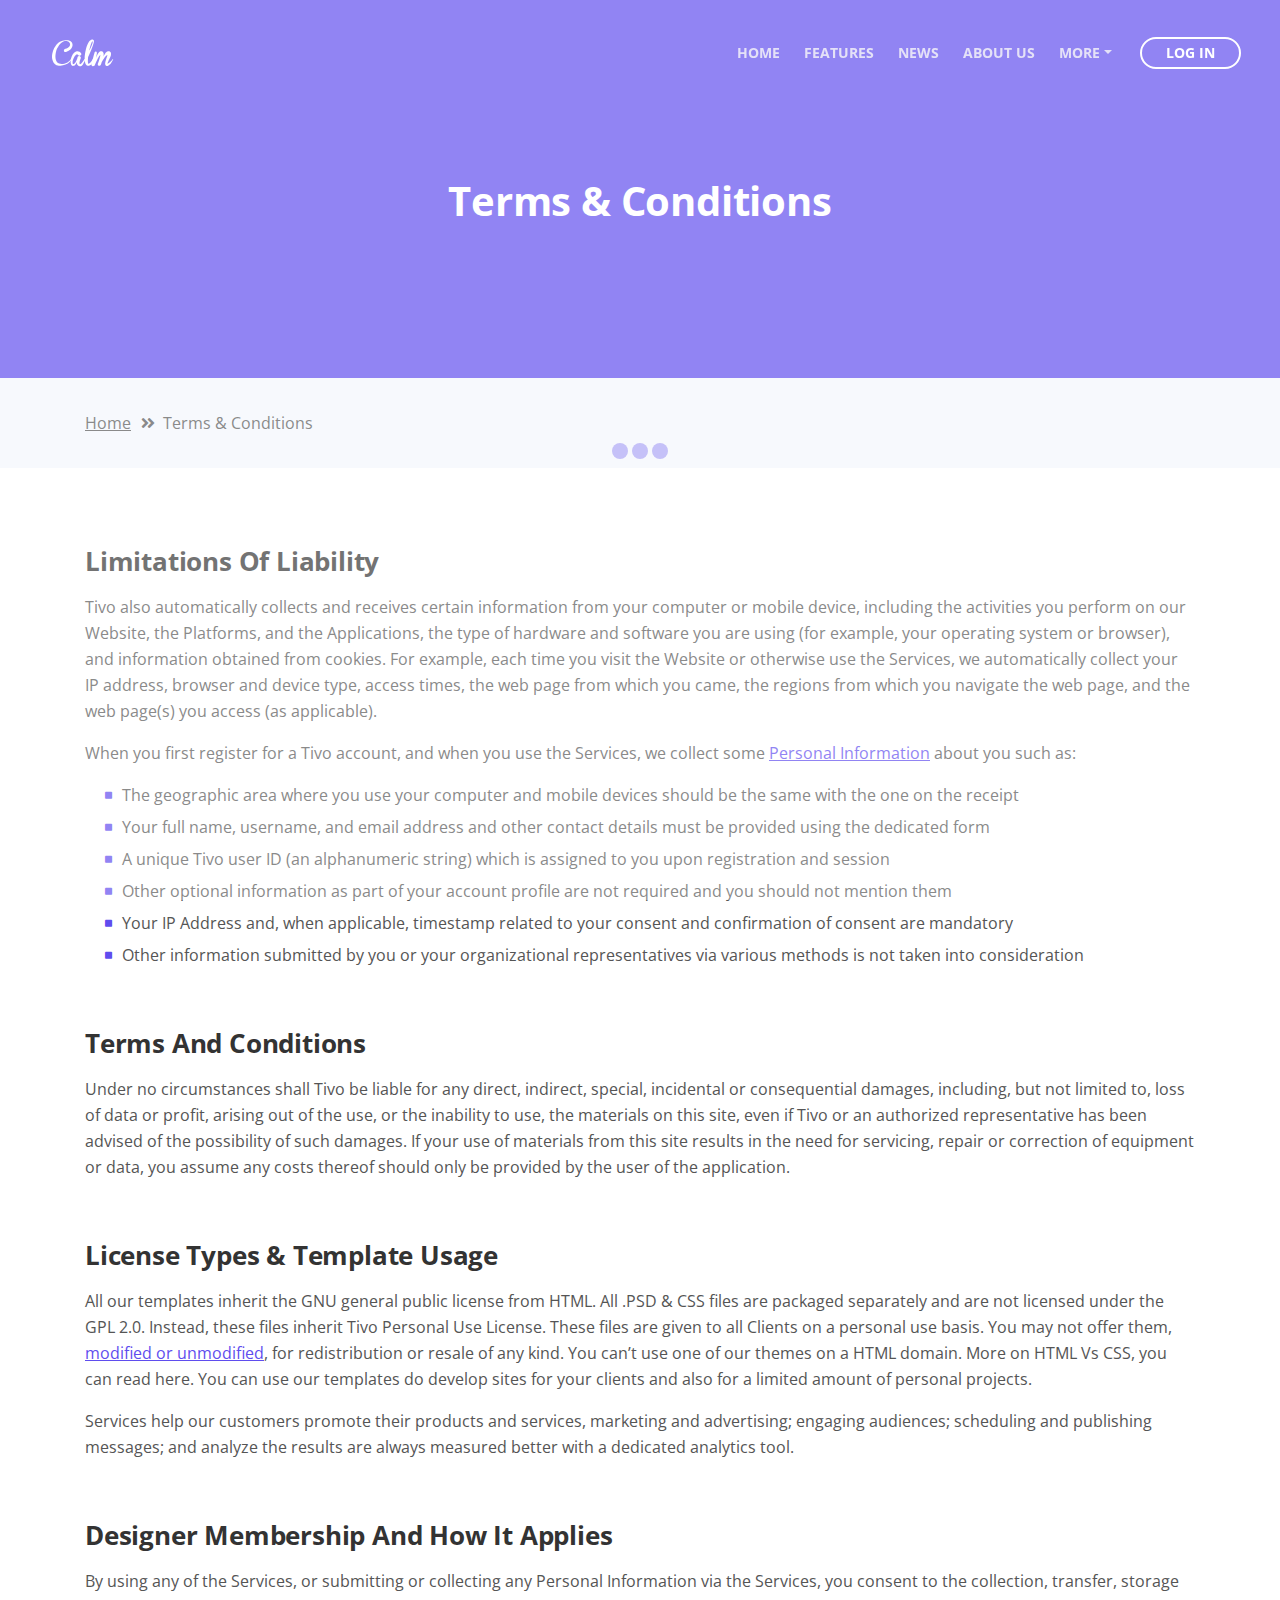
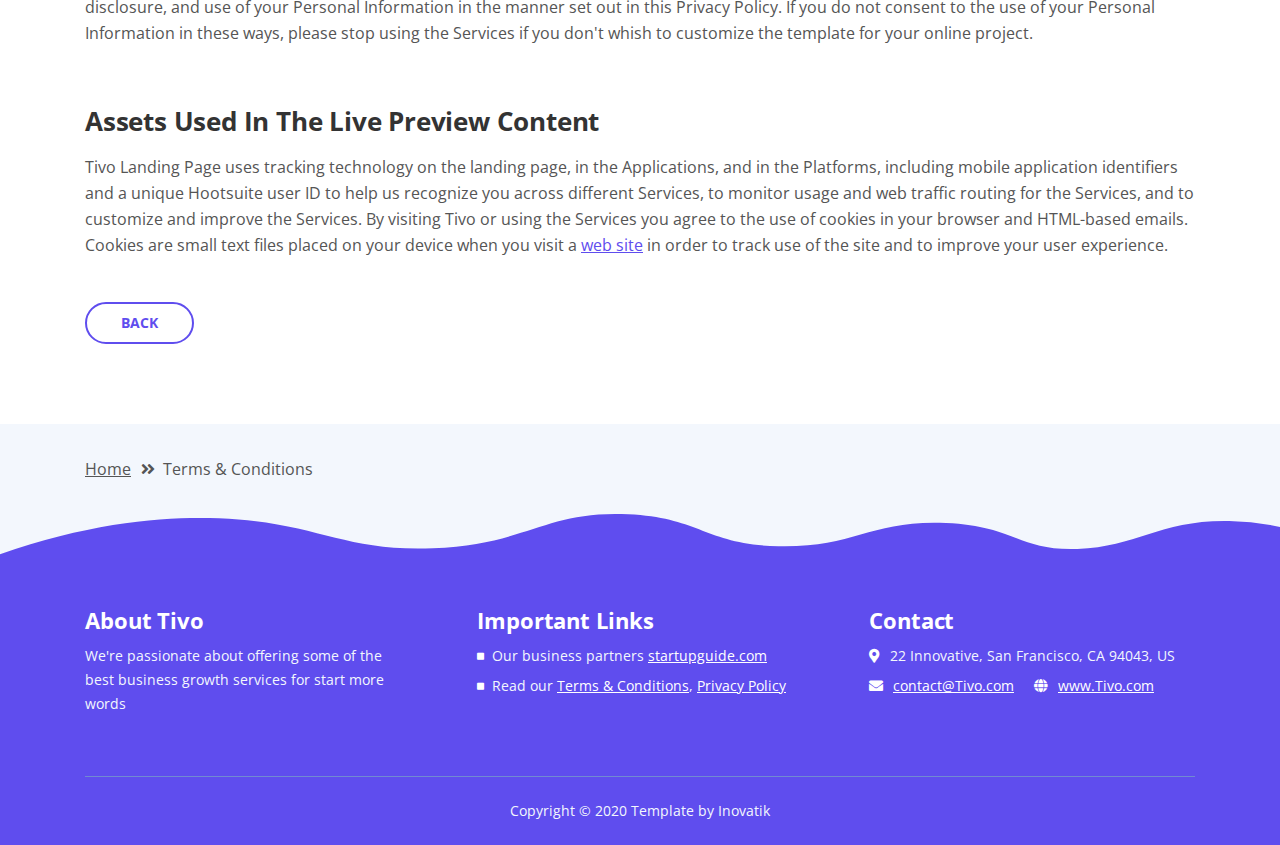
<file: terms-conditions.html>
<!DOCTYPE html>
<html lang="en">
<head>
    <meta charset="utf-8">
    <meta name="viewport" content="width=device-width, initial-scale=1, shrink-to-fit=no">
    
    <!-- SEO Meta Tags -->
    <meta name="description" content="Tivo is a HTML landing page template built with Bootstrap to help you crate engaging presentations for SaaS apps and convert visitors into users.">
    <meta name="author" content="Inovatik">

    <!-- OG Meta Tags to improve the way the post looks when you share the page on LinkedIn, Facebook, Google+ -->
	<meta property="og:site_name" content="" /> <!-- website name -->
	<meta property="og:site" content="" /> <!-- website link -->
	<meta property="og:title" content=""/> <!-- title shown in the actual shared post -->
	<meta property="og:description" content="" /> <!-- description shown in the actual shared post -->
	<meta property="og:image" content="" /> <!-- image link, make sure it's jpg -->
	<meta property="og:url" content="" /> <!-- where do you want your post to link to -->
	<meta property="og:type" content="article" />

    <!-- Website Title -->
    <title>Terms Conditions - Tivo - SaaS App HTML Landing Page Template</title>
    
    <!-- Styles -->
    <link href="https://fonts.googleapis.com/css?family=Open+Sans:400,400i,700&display=swap&subset=latin-ext" rel="stylesheet">
    <link href="css/bootstrap.css" rel="stylesheet">
    <link href="css/fontawesome-all.css" rel="stylesheet">
    <link href="css/swiper.css" rel="stylesheet">
	<link href="css/magnific-popup.css" rel="stylesheet">
	<link href="css/styles.css" rel="stylesheet">
	
	<!-- Favicon  -->
    <link rel="icon" href="images/favicon.png">
</head>
<body data-spy="scroll" data-target=".fixed-top">
    
    <!-- Preloader -->
	<div class="spinner-wrapper">
        <div class="spinner">
            <div class="bounce1"></div>
            <div class="bounce2"></div>
            <div class="bounce3"></div>
        </div>
    </div>
    <!-- end of preloader -->
    

    <!-- Navigation -->
    <nav class="navbar navbar-expand-lg navbar-dark navbar-custom fixed-top">
        <div class="container">

            <!-- Text Logo - Use this if you don't have a graphic logo -->
            <!-- <a class="navbar-brand logo-text page-scroll" href="index.html">Tivo</a> -->

            <!-- Image Logo -->
            <a class="navbar-brand logo-image" href="index.html"><img src="images/logo.svg" alt="alternative"></a> 
            
            <!-- Mobile Menu Toggle Button -->
            <button class="navbar-toggler" type="button" data-toggle="collapse" data-target="#navbarsExampleDefault" aria-controls="navbarsExampleDefault" aria-expanded="false" aria-label="Toggle navigation">
                <span class="navbar-toggler-awesome fas fa-bars"></span>
                <span class="navbar-toggler-awesome fas fa-times"></span>
            </button>
            <!-- end of mobile menu toggle button -->

            <div class="collapse navbar-collapse" id="navbarsExampleDefault">
                <ul class="navbar-nav ml-auto">
                    <li class="nav-item">
                        <a class="nav-link page-scroll" href="index.html#header">HOME <span class="sr-only">(current)</span></a>
                    </li>
                    <li class="nav-item">
                        <a class="nav-link page-scroll" href="index.html#features">FEATURES</a>
                    </li>
                    <li class="nav-item">
                        <a class="nav-link page-scroll" href="index.html#news">NEWS</a>
                    </li>
                    <li class="nav-item">
                        <a class="nav-link page-scroll" href="index.html#aboutus">ABOUT US</a>
                    </li>

                    <!-- Dropdown Menu -->          
                    <li class="nav-item dropdown">
                        <a class="nav-link dropdown-toggle page-scroll" href="index.html#video" id="navbarDropdown" role="button" aria-haspopup="true" aria-expanded="false">MORE</a>
                        <div class="dropdown-menu" aria-labelledby="navbarDropdown">
                            <a class="dropdown-item" href="article-details.html"><span class="item-text">ARTICLE DETAILS</span></a>
                            <div class="dropdown-items-divide-hr"></div>
                            <a class="dropdown-item" href="terms-conditions.html"><span class="item-text">TERMS CONDITIONS</span></a>
                            <div class="dropdown-items-divide-hr"></div>
                            <a class="dropdown-item" href="privacy-policy.html"><span class="item-text">PRIVACY POLICY</span></a>
                        </div>
                    </li>
                    <!-- end of dropdown menu -->
                </ul>
                <span class="nav-item">
                    <a class="btn-outline-sm" href="log-in.html">LOG IN</a>
                </span>
            </div>
        </div> <!-- end of container -->
    </nav> <!-- end of navbar -->
    <!-- end of navigation -->


    <!-- Header -->
    <header id="header" class="ex-header">
        <div class="container">
            <div class="row">
                <div class="col-lg-12">
                    <h1>Terms & Conditions</h1>
                </div> <!-- end of col -->
            </div> <!-- end of row -->
        </div> <!-- end of container -->
    </header> <!-- end of ex-header -->
    <!-- end of header -->


    <!-- Breadcrumbs -->
    <div class="ex-basic-1">
        <div class="container">
            <div class="row">
                <div class="col-lg-12">
                    <div class="breadcrumbs">
                        <a href="index.html">Home</a><i class="fa fa-angle-double-right"></i><span>Terms & Conditions</span>
                    </div> <!-- end of breadcrumbs -->
                </div> <!-- end of col -->
            </div> <!-- end of row -->
        </div> <!-- end of container -->
    </div> <!-- end of ex-basic-1 -->
    <!-- end of breadcrumbs -->


    <!-- Terms Content -->
    <div class="ex-basic-2">
        <div class="container">
            <div class="row">
                <div class="col-lg-12">
                    <div class="text-container">
                        <h3>Limitations Of Liability</h3>
                        <p>Tivo also automatically collects and receives certain information from your computer or mobile device, including the activities you perform on our Website, the Platforms, and the Applications, the type of hardware and software you are using (for example, your operating system or browser), and information obtained from cookies. For example, each time you visit the Website or otherwise use the Services, we automatically collect your IP address, browser and device type, access times, the web page from which you came, the regions from which you navigate the web page, and the web page(s) you access (as applicable).</p>
                        <p>When you first register for a Tivo account, and when you use the Services, we collect some <a class="blue" href="#your-link">Personal Information</a> about you such as:</p>
                        <ul class="list-unstyled li-space-lg indent">
                            <li class="media">
                                <i class="fas fa-square"></i>
                                <div class="media-body">The geographic area where you use your computer and mobile devices should be the same with the one on the receipt</div>
                            </li>
                            <li class="media">
                                <i class="fas fa-square"></i>
                                <div class="media-body">Your full name, username, and email address and other contact details must be provided using the dedicated form</div>
                            </li>
                            <li class="media">
                                <i class="fas fa-square"></i>
                                <div class="media-body">A unique Tivo user ID (an alphanumeric string) which is assigned to you upon registration and session</div>
                            </li>
                            <li class="media">
                                <i class="fas fa-square"></i>
                                <div class="media-body">Other optional information as part of your account profile are not required and you should not mention them</div>
                            </li>
                            <li class="media">
                                <i class="fas fa-square"></i>
                                <div class="media-body">Your IP Address and, when applicable, timestamp related to your consent and confirmation of consent are mandatory</div>
                            </li>
                            <li class="media">
                                <i class="fas fa-square"></i>
                                <div class="media-body">Other information submitted by you or your organizational representatives via various methods is not taken into consideration</div>
                            </li>
                        </ul>
                    </div> <!-- end of text-container -->
                    
                    <div class="text-container">
                        <h3>Terms And Conditions</h3>
                        <p>Under no circumstances shall Tivo be liable for any direct, indirect, special, incidental or consequential damages, including, but not limited to, loss of data or profit, arising out of the use, or the inability to use, the materials on this site, even if Tivo or an authorized representative has been advised of the possibility of such damages. If your use of materials from this site results in the need for servicing, repair or correction of equipment or data, you assume any costs thereof should only be provided by the user of the application.</p>
                    </div> <!-- end of text-container -->

                    <div class="text-container">
                        <h3>License Types & Template Usage</h3>
                        <p>All our templates inherit the GNU general public license from HTML. All .PSD & CSS files are packaged separately and are not licensed under the GPL 2.0. Instead, these files inherit Tivo Personal Use License. These files are given to all Clients on a personal use basis. You may not offer them, <a class="blue" href="#your-link">modified or unmodified</a>, for redistribution or resale of any kind. You can’t use one of our themes on a HTML domain. More on HTML Vs CSS, you can read here. You can use our templates do develop sites for your clients and also for a limited amount of personal projects.</p>
                        <p>Services help our customers promote their products and services, marketing and advertising; engaging audiences; scheduling and publishing messages; and analyze the results are always measured better with a dedicated analytics tool.</p>
                    </div> <!-- end of text-container -->

                    <div class="text-container">
                        <h3>Designer Membership And How It Applies</h3>
                        <p>By using any of the Services, or submitting or collecting any Personal Information via the Services, you consent to the collection, transfer, storage disclosure, and use of your Personal Information in the manner set out in this Privacy Policy. If you do not consent to the use of your Personal Information in these ways, please stop using the Services if you don't whish to customize the template for your online project.</p>
                    </div> <!-- end of text-container -->
                    
                    <div class="text-container last">
                        <h3>Assets Used In The Live Preview Content</h3>
                        <p>Tivo Landing Page uses tracking technology on the landing page, in the Applications, and in the Platforms, including mobile application identifiers and a unique Hootsuite user ID to help us recognize you across different Services, to monitor usage and web traffic routing for the Services, and to customize and improve the Services. By visiting Tivo or using the Services you agree to the use of cookies in your browser and HTML-based emails. Cookies are small text files placed on your device when you visit a <a class="blue" href="#your-link">web site</a> in order to track use of the site and to improve your user experience.</p>
                        <a class="btn-outline-reg" href="index.html">BACK</a>
                    </div> <!-- end of text-container -->
                </div>
            </div> <!-- end of row -->
        </div> <!-- end of container -->
    </div> <!-- end of ex-basic -->
    <!-- end of terms content -->

    
    <!-- Breadcrumbs -->
    <div class="ex-basic-1">
        <div class="container">
            <div class="row">
                <div class="col-lg-12">
                    <div class="breadcrumbs">
                        <a href="index.html">Home</a><i class="fa fa-angle-double-right"></i><span>Terms & Conditions</span>
                    </div> <!-- end of breadcrumbs -->
                </div> <!-- end of col -->
            </div> <!-- end of row -->
        </div> <!-- end of container -->
    </div> <!-- end of ex-basic-1 -->
    <!-- end of breadcrumbs -->


    <!-- Footer -->
    <svg class="ex-footer-frame" data-name="Layer 2" xmlns="http://www.w3.org/2000/svg" preserveAspectRatio="none" viewBox="0 0 1920 79"><defs><style>.cls-2{fill:#5f4def;}</style></defs><title>footer-frame</title><path class="cls-2" d="M0,72.427C143,12.138,255.5,4.577,328.644,7.943c147.721,6.8,183.881,60.242,320.83,53.737,143-6.793,167.826-68.128,293-60.9,109.095,6.3,115.68,54.364,225.251,57.319,113.58,3.064,138.8-47.711,251.189-41.8,104.012,5.474,109.713,50.4,197.369,46.572,89.549-3.91,124.375-52.563,227.622-50.155A338.646,338.646,0,0,1,1920,23.467V79.75H0V72.427Z" transform="translate(0 -0.188)"/></svg>
    <div class="footer">
        <div class="container">
            <div class="row">
                <div class="col-md-4">
                    <div class="footer-col first">
                        <h4>About Tivo</h4>
                        <p class="p-small">We're passionate about offering some of the best business growth services for start more words</p>
                    </div>
                </div> <!-- end of col -->
                <div class="col-md-4">
                    <div class="footer-col middle">
                        <h4>Important Links</h4>
                        <ul class="list-unstyled li-space-lg p-small">
                            <li class="media">
                                <i class="fas fa-square"></i>
                                <div class="media-body">Our business partners <a class="white" href="#your-link">startupguide.com</a></div>
                            </li>
                            <li class="media">
                                <i class="fas fa-square"></i>
                                <div class="media-body">Read our <a class="white" href="terms-conditions.html">Terms & Conditions</a>, <a class="white" href="privacy-policy.html">Privacy Policy</a></div>
                            </li>
                        </ul>
                    </div>
                </div> <!-- end of col -->
                <div class="col-md-4">
                    <div class="footer-col last">
                        <h4>Contact</h4>
                        <ul class="list-unstyled li-space-lg p-small">
                            <li class="media">
                                <i class="fas fa-map-marker-alt"></i>
                                <div class="media-body">22 Innovative, San Francisco, CA 94043, US</div>
                            </li>
                            <li class="media">
                                <i class="fas fa-envelope"></i>
                                <div class="media-body"><a class="white" href="mailto:contact@Tivo.com">contact@Tivo.com</a> <i class="fas fa-globe"></i><a class="white" href="#your-link">www.Tivo.com</a></div>
                            </li>
                        </ul>
                    </div> 
                </div> <!-- end of col -->
            </div> <!-- end of row -->
        </div> <!-- end of container -->
    </div> <!-- end of footer -->  
    <!-- end of footer -->


    <!-- Copyright -->
    <div class="copyright">
        <div class="container">
            <div class="row">
                <div class="col-lg-12">
                    <p class="p-small">Copyright © 2020 <a href="https://inovatik.com">Template by Inovatik</a></p>
                </div> <!-- end of col -->
            </div> <!-- enf of row -->
        </div> <!-- end of container -->
    </div> <!-- end of copyright --> 
    <!-- end of copyright -->
    
    	
    <!-- Scripts -->
    <script src="js/jquery.min.js"></script> <!-- jQuery for Bootstrap's JavaScript plugins -->
    <script src="js/popper.min.js"></script> <!-- Popper tooltip library for Bootstrap -->
    <script src="js/bootstrap.min.js"></script> <!-- Bootstrap framework -->
    <script src="js/jquery.easing.min.js"></script> <!-- jQuery Easing for smooth scrolling between anchors -->
    <script src="js/swiper.min.js"></script> <!-- Swiper for image and text sliders -->
    <script src="js/jquery.magnific-popup.js"></script> <!-- Magnific Popup for lightboxes -->
    <script src="js/validator.min.js"></script> <!-- Validator.js - Bootstrap plugin that validates forms -->
    <script src="js/scripts.js"></script> <!-- Custom scripts -->
</body>
</html>
</file>
<file: css/styles.css>
/* Template: Tivo - SaaS App HTML Landing Page Template
   Author: Inovatik
   Created: Sep 2019
   Description: Master CSS file
*/

/*****************************************
Table Of Contents:

01. General Styles
02. Preloader
03. Navigation
04. Header
05. Customers
06. Description
07. Features
08. Features Lightboxes
09. Details
10. Video
11. Pricing
12. Testimonials
13. Newsletter
14. Footer
15. Copyright
16. Back To Top Button
17. Extra Pages
18. Sign Up and Log In Pages
19. Media Queries
******************************************/

/*****************************************
Colors:
- Backgrounds, buttons, bullets, icons - blue #5f4dee
- Backgrounds, light button, light body text - light gray #f3f7fd
- Headings text - black #333
- Body text - dark gray #555
******************************************/


/******************************/
/*     01. General Styles     */
/******************************/
body,
html {
    width: 100%;
	height: 100%;
}

body, p {
	color: #555; 
	font: 400 1rem/1.625rem "Open Sans", sans-serif;;
}

.p-large {
	font: 400 1.125rem/1.75rem "Open Sans", sans-serif;
}

.p-small {
	font: 400 0.875rem/1.5rem "Open Sans", sans-serif;
}

h1 {
	color: #333;
	font: 700 2.5rem/3.125rem "Open Sans", sans-serif;
	letter-spacing: -0.2px;
}

h2 {
	color: #333;
	font: 700 2rem/2.625rem "Open Sans", sans-serif;
	letter-spacing: -0.2px;
}

h3 {
	color: #333;
	font: 700 1.625rem/2.125rem "Open Sans", sans-serif;
	letter-spacing: -0.2px;
}

h4 {
	color: #333;
	font: 700 1.375rem/1.75rem "Open Sans", sans-serif;
	letter-spacing: -0.1px;
}

h5 {
	color: #333;
	font: 700 1.125rem/1.5rem "Open Sans", sans-serif;
	letter-spacing: -0.1px;
}

h6 {
	color: #333;
	font: 700 1rem/1.375rem "Open Sans", sans-serif;
	letter-spacing: -0.1px;
}

.above-heading {
	color: #5f4dee;
	font: 700 0.75rem/0.875rem "Open Sans", sans-serif;
	text-align: center;
}

.p-heading {
	margin-bottom: 3.25rem;
}

.testimonial-text {
	font: italic 400 1rem/1.625rem "Open Sans", sans-serif;
}

.testimonial-author {
	font: 700 1rem/1.625rem "Open Sans", sans-serif;
	letter-spacing: -0.1px;
}

.li-space-lg li {
	margin-bottom: 0.375rem;
}

.indent {
	padding-left: 1.25rem;
}

a {
	color: #555;
	text-decoration: underline;
}

a:hover {
	color: #555;
	text-decoration: underline;
}

a.white {
	color: #fff;
}

.decorative-line {
	display: block;
	width: 5rem;
	height: 0.5rem;
	margin-right: auto;
	margin-left: auto;
}

.blue {
	color: #5f4dee;
}

.btn-solid-reg {
	display: inline-block;
	padding: 1.1875rem 2.125rem 1.1875rem 2.125rem;
	border: 0.125rem solid #5f4dee;
	border-radius: 2rem;
	background-color: #5f4dee;
	color: #fff;
	font: 700 0.875rem/0 "Open Sans", sans-serif;
	text-decoration: none;
	transition: all 0.2s;
}

.btn-solid-reg:hover {
	background-color: transparent;
	color: #5f4dee;
	text-decoration: none;
}

.btn-solid-lg {
	display: inline-block;
	padding: 1.375rem 2.625rem 1.375rem 2.625rem;
	border: 0.125rem solid #5f4dee;
	border-radius: 2rem;
	background-color: #5f4dee;
	color: #fff;
	font: 700 0.875rem/0 "Open Sans", sans-serif;
	text-decoration: none;
	transition: all 0.2s;
}

.btn-solid-lg:hover {
	background-color: transparent;
	color: #5f4dee;
	text-decoration: none;
}

.btn-outline-reg {
	display: inline-block;
	padding: 1.1875rem 2.125rem 1.1875rem 2.125rem;
	border: 0.125rem solid #5f4dee;
	border-radius: 2rem;
	background-color: transparent;
	color: #5f4dee;
	font: 700 0.875rem/0 "Open Sans", sans-serif;
	text-decoration: none;
	transition: all 0.2s;
}

.btn-outline-reg:hover {
	background-color: #5f4dee;
	color: #fff;
	text-decoration: none;
}

.btn-outline-lg {
	display: inline-block;
	padding: 1.375rem 2.625rem 1.375rem 2.625rem;
	border: 0.125rem solid #5f4dee;
	border-radius: 2rem;
	background-color: transparent;
	color: #5f4dee;
	font: 700 0.875rem/0 "Open Sans", sans-serif;
	text-decoration: none;
	transition: all 0.2s;
}

.btn-outline-lg:hover {
	background-color: #5f4dee;
	color: #fff;
	text-decoration: none;
}

.btn-outline-sm {
	display: inline-block;
	padding: 0.875rem 1.5rem 0.875rem 1.5rem;
	border: 0.125rem solid #5f4dee;
	border-radius: 2rem;
	background-color: transparent;
	color: #5f4dee;
	font: 700 0.875rem/0 "Open Sans", sans-serif;
	text-decoration: none;
	transition: all 0.2s;
}

.btn-outline-sm:hover {
	background-color: #5f4dee;
	color: #fff;
	text-decoration: none;
}

.form-group {
	position: relative;
	margin-bottom: 1.25rem;
}

.form-group.has-error.has-danger {
	margin-bottom: 0.625rem;
}

.form-group.has-error.has-danger .help-block.with-errors ul {
	margin-top: 0.375rem;
}

.label-control {
	position: absolute;
	top: 0.87rem;
	left: 1.25rem;
	color: #555;
	opacity: 1;
	font: 400 0.875rem/1.375rem "Open Sans", sans-serif;
	cursor: text;
	transition: all 0.2s ease;
}

/* IE10+ hack to solve lower label text position compared to the rest of the browsers */
@media screen and (-ms-high-contrast: active), screen and (-ms-high-contrast: none) {  
	.label-control {
		top: 0.9375rem;
	}
}

.form-control-input:focus + .label-control,
.form-control-input.notEmpty + .label-control,
.form-control-textarea:focus + .label-control,
.form-control-textarea.notEmpty + .label-control {
	top: 0.125rem;
	opacity: 1;
	font-size: 0.75rem;
	font-weight: 700;
}

.form-control-input,
.form-control-select {
	display: block; /* needed for proper display of the label in Firefox, IE, Edge */
	width: 100%;
	padding-top: 1.0625rem;
	padding-bottom: 0.0625rem;
	padding-left: 1.25rem;
	border: 1px solid #c4d8dc;
	border-radius: 0.25rem;
	background-color: #fff;
	color: #555;
	font: 400 0.875rem/1.875rem "Open Sans", sans-serif;
	transition: all 0.2s;
	-webkit-appearance: none; /* removes inner shadow on form inputs on ios safari */
}

.form-control-select {
	padding-top: 0.5rem;
	padding-bottom: 0.5rem;
	height: 3rem;
}

/* IE10+ hack to solve lower label text position compared to the rest of the browsers */
@media screen and (-ms-high-contrast: active), screen and (-ms-high-contrast: none) {  
	.form-control-input {
		padding-top: 1.25rem;
		padding-bottom: 0.75rem;
		line-height: 1.75rem;
	}

	.form-control-select {
		padding-top: 0.875rem;
		padding-bottom: 0.75rem;
		height: 3.125rem;
		line-height: 2.125rem;
	}
}

select {
    /* you should keep these first rules in place to maintain cross-browser behavior */
    -webkit-appearance: none;
	-moz-appearance: none;
	-ms-appearance: none;
    -o-appearance: none;
    appearance: none;
    background-image: url('../images/down-arrow.png');
    background-position: 96% 50%;
    background-repeat: no-repeat;
    outline: none;
}

select::-ms-expand {
    display: none; /* removes the ugly default down arrow on select form field in IE11 */
}

.form-control-textarea {
	display: block; /* used to eliminate a bottom gap difference between Chrome and IE/FF */
	width: 100%;
	height: 8rem; /* used instead of html rows to normalize height between Chrome and IE/FF */
	padding-top: 1.25rem;
	padding-left: 1.3125rem;
	border: 1px solid #c4d8dc;
	border-radius: 0.25rem;
	background-color: #fff;
	color: #555;
	font: 400 0.875rem/1.75rem "Open Sans", sans-serif;
	transition: all 0.2s;
}

.form-control-input:focus,
.form-control-select:focus,
.form-control-textarea:focus {
	border: 1px solid #a1a1a1;
	outline: none; /* Removes blue border on focus */
}

.form-control-input:hover,
.form-control-select:hover,
.form-control-textarea:hover {
	border: 1px solid #a1a1a1;
}

.checkbox {
	font: 400 0.75rem/1.25rem "Open Sans", sans-serif;
}

input[type='checkbox'] {
	vertical-align: -15%;
	margin-right: 0.375rem;
}

/* IE10+ hack to raise checkbox field position compared to the rest of the browsers */
@media screen and (-ms-high-contrast: active), screen and (-ms-high-contrast: none) {  
	input[type='checkbox'] {
		vertical-align: -9%;
	}
}

.form-control-submit-button {
	display: inline-block;
	width: 100%;
	height: 3.125rem;
	border: 1px solid #5f4dee;
	border-radius: 1.5rem;
	background-color: #5f4dee;
	color: #fff;
	font: 700 0.875rem/0 "Open Sans", sans-serif;
	cursor: pointer;
	transition: all 0.2s;
}

.form-control-submit-button:hover {
	background-color: transparent;
	color: #5f4dee;
}

/* Form Success And Error Message Formatting */
#smsgSubmit.h3.text-center.tada.animated,
#lmsgSubmit.h3.text-center.tada.animated,
#nmsgSubmit.h3.text-center.tada.animated,
#pmsgSubmit.h3.text-center.tada.animated,
#smsgSubmit.h3.text-center,
#lmsgSubmit.h3.text-center,
#nmsgSubmit.h3.text-center,
#pmsgSubmit.h3.text-center {
	display: block;
	margin-bottom: 0;
	color: #555;
	font-size: 1.125rem;
	line-height: 1rem;
}

.help-block.with-errors .list-unstyled {
	color: #555;
	font-size: 0.75rem;
	line-height: 1.125rem;
	text-align: left;
}

.help-block.with-errors ul {
	margin-bottom: 0;
}
/* end of form success and error message formatting */

/* Form Success And Error Message Animation - Animate.css */
@-webkit-keyframes tada {
	from {
		-webkit-transform: scale3d(1, 1, 1);
		-ms-transform: scale3d(1, 1, 1);
		transform: scale3d(1, 1, 1);
	}
	10%, 20% {
		-webkit-transform: scale3d(.9, .9, .9) rotate3d(0, 0, 1, -3deg);
		-ms-transform: scale3d(.9, .9, .9) rotate3d(0, 0, 1, -3deg);
		transform: scale3d(.9, .9, .9) rotate3d(0, 0, 1, -3deg);
	}
	30%, 50%, 70%, 90% {
		-webkit-transform: scale3d(1.1, 1.1, 1.1) rotate3d(0, 0, 1, 3deg);
		-ms-transform: scale3d(1.1, 1.1, 1.1) rotate3d(0, 0, 1, 3deg);
		transform: scale3d(1.1, 1.1, 1.1) rotate3d(0, 0, 1, 3deg);
	}
	40%, 60%, 80% {
		-webkit-transform: scale3d(1.1, 1.1, 1.1) rotate3d(0, 0, 1, -3deg);
		-ms-transform: scale3d(1.1, 1.1, 1.1) rotate3d(0, 0, 1, -3deg);
		transform: scale3d(1.1, 1.1, 1.1) rotate3d(0, 0, 1, -3deg);
	}
	to {
		-webkit-transform: scale3d(1, 1, 1);
		-ms-transform: scale3d(1, 1, 1);
		transform: scale3d(1, 1, 1);
	}
}

@keyframes tada {
	from {
		-webkit-transform: scale3d(1, 1, 1);
		-ms-transform: scale3d(1, 1, 1);
		transform: scale3d(1, 1, 1);
	}
	10%, 20% {
		-webkit-transform: scale3d(.9, .9, .9) rotate3d(0, 0, 1, -3deg);
		-ms-transform: scale3d(.9, .9, .9) rotate3d(0, 0, 1, -3deg);
		transform: scale3d(.9, .9, .9) rotate3d(0, 0, 1, -3deg);
	}
	30%, 50%, 70%, 90% {
		-webkit-transform: scale3d(1.1, 1.1, 1.1) rotate3d(0, 0, 1, 3deg);
		-ms-transform: scale3d(1.1, 1.1, 1.1) rotate3d(0, 0, 1, 3deg);
		transform: scale3d(1.1, 1.1, 1.1) rotate3d(0, 0, 1, 3deg);
	}
	40%, 60%, 80% {
		-webkit-transform: scale3d(1.1, 1.1, 1.1) rotate3d(0, 0, 1, -3deg);
		-ms-transform: scale3d(1.1, 1.1, 1.1) rotate3d(0, 0, 1, -3deg);
		transform: scale3d(1.1, 1.1, 1.1) rotate3d(0, 0, 1, -3deg);
	}
	to {
		-webkit-transform: scale3d(1, 1, 1);
		-ms-transform: scale3d(1, 1, 1);
		transform: scale3d(1, 1, 1);
	}
}

.tada {
	-webkit-animation-name: tada;
	animation-name: tada;
}

.animated {
	-webkit-animation-duration: 1s;
	animation-duration: 1s;
	-webkit-animation-fill-mode: both;
	animation-fill-mode: both;
}
/* end of form success and error message animation - Animate.css */

/* Fade-move Animation For Details Lightbox - Magnific Popup */
/* at start */
.my-mfp-slide-bottom .zoom-anim-dialog {
	opacity: 0;
	transition: all 0.2s ease-out;
	-webkit-transform: translateY(-1.25rem) perspective(37.5rem) rotateX(10deg);
	-ms-transform: translateY(-1.25rem) perspective(37.5rem) rotateX(10deg);
	transform: translateY(-1.25rem) perspective(37.5rem) rotateX(10deg);
}

/* animate in */
.my-mfp-slide-bottom.mfp-ready .zoom-anim-dialog {
	opacity: 1;
	-webkit-transform: translateY(0) perspective(37.5rem) rotateX(0); 
	-ms-transform: translateY(0) perspective(37.5rem) rotateX(0); 
	transform: translateY(0) perspective(37.5rem) rotateX(0); 
}

/* animate out */
.my-mfp-slide-bottom.mfp-removing .zoom-anim-dialog {
	opacity: 0;
	-webkit-transform: translateY(-0.625rem) perspective(37.5rem) rotateX(10deg); 
	-ms-transform: translateY(-0.625rem) perspective(37.5rem) rotateX(10deg); 
	transform: translateY(-0.625rem) perspective(37.5rem) rotateX(10deg); 
}

/* dark overlay, start state */
.my-mfp-slide-bottom.mfp-bg {
	opacity: 0;
	transition: opacity 0.2s ease-out;
}

/* animate in */
.my-mfp-slide-bottom.mfp-ready.mfp-bg {
	opacity: 0.8;
}
/* animate out */
.my-mfp-slide-bottom.mfp-removing.mfp-bg {
	opacity: 0;
}
/* end of fade-move animation for details lightbox - magnific popup */

/* Fade Animation For Image Lightbox - Magnific Popup */
@-webkit-keyframes fadeIn {
	from {
		opacity: 0;
	}
	to {
		opacity: 1;
	}
}

@keyframes fadeIn {
	from {
		opacity: 0;
	}
	to {
		opacity: 1;
	}
}

.fadeIn {
	-webkit-animation: fadeIn 0.6s;
	animation: fadeIn 0.6s;
}

@-webkit-keyframes fadeOut {
	from {
		opacity: 1;
	}
	to {
		opacity: 0;
	}
}

@keyframes fadeOut {
	from {
		opacity: 1;
	}
	to {
		opacity: 0;
	}
}

.fadeOut {
	-webkit-animation: fadeOut 0.8s;
	animation: fadeOut 0.8s;
}
/* end of fade animation for image lightbox - magnific popup */


/*************************/
/*     02. Preloader     */
/*************************/
.spinner-wrapper {
	position: fixed;
	z-index: 999999;
	top: 0;
	right: 0;
	bottom: 0;
	left: 0;
	background: #fff;
}

.spinner {
	position: absolute;
	top: 50%; /* centers the loading animation vertically one the screen */
	left: 50%; /* centers the loading animation horizontally one the screen */
	width: 3.75rem;
	height: 1.25rem;
	margin: -0.625rem 0 0 -1.875rem; /* is width and height divided by two */ 
	text-align: center;
}

.spinner > div {
	display: inline-block;
	width: 1rem;
	height: 1rem;
	border-radius: 100%;
	background-color: #5f4dee;
	-webkit-animation: sk-bouncedelay 1.4s infinite ease-in-out both;
	animation: sk-bouncedelay 1.4s infinite ease-in-out both;
}

.spinner .bounce1 {
	-webkit-animation-delay: -0.32s;
	animation-delay: -0.32s;
}

.spinner .bounce2 {
	-webkit-animation-delay: -0.16s;
	animation-delay: -0.16s;
}

@-webkit-keyframes sk-bouncedelay {
	0%, 80%, 100% { -webkit-transform: scale(0); }
	40% { -webkit-transform: scale(1.0); }
}

@keyframes sk-bouncedelay {
	0%, 80%, 100% { 
		-webkit-transform: scale(0);
		-ms-transform: scale(0);
		transform: scale(0);
	} 40% { 
		-webkit-transform: scale(1.0);
		-ms-transform: scale(1.0);
		transform: scale(1.0);
	}
}


/**************************/
/*     03. Navigation     */
/**************************/
.navbar-custom {
	background-color: #5f4dee;
	box-shadow: 0 0.0625rem 0.375rem 0 rgba(0, 0, 0, 0.1);
	font: 700 0.875rem/0.875rem "Open Sans", sans-serif;
	transition: all 0.2s;
}

.navbar-custom .container {
	max-width: 87.5rem;
}

.navbar-custom .navbar-brand.logo-image img {
    width: 4.4375rem;
	height: 1.75rem;
}

.navbar-custom .navbar-brand.logo-text {
	font: 700 2rem/1.5rem "Open Sans", sans-serif;
	color: #fff;;
	text-decoration: none;
}

.navbar-custom .navbar-nav {
	margin-top: 0.75rem;
	margin-bottom: 0.5rem;
}

.navbar-custom .nav-item .nav-link {
	padding: 0.625rem 0.75rem 0.625rem 0.75rem;
	color: #f7f5f5;
	opacity: 0.8;
	text-decoration: none;
	transition: all 0.2s ease;
}

.navbar-custom .nav-item .nav-link:hover,
.navbar-custom .nav-item .nav-link.active {
	color: #fff;
	opacity: 1;
}

/* Dropdown Menu */
.navbar-custom .dropdown:hover > .dropdown-menu {
	display: block; /* this makes the dropdown menu stay open while hovering it */
	min-width: auto;
	animation: fadeDropdown 0.2s; /* required for the fade animation */
}

@keyframes fadeDropdown {
    0% {
        opacity: 0;
    }

    100% {
        opacity: 1;
    }
}

.navbar-custom .dropdown-toggle:focus { /* removes dropdown outline on focus */
	outline: 0;
}

.navbar-custom .dropdown-menu {
	margin-top: 0;
	border: none;
	border-radius: 0.25rem;
	background-color: #5f4dee;
}

.navbar-custom .dropdown-item {
	color: #f7f5f5;
	opacity: 0.8;
	font: 700 0.875rem/0.875rem "Open Sans", sans-serif;
	text-decoration: none;
}

.navbar-custom .dropdown-item:hover {
	background-color: #5f4dee;
	color: #fff;
	opacity: 1;
}

.navbar-custom .dropdown-items-divide-hr {
	width: 100%;
	height: 1px;
	margin: 0.75rem auto 0.725rem auto;
	border: none;
	background-color: #c4d8dc;
	opacity: 0.2;
}
/* end of dropdown menu */

.navbar-custom .nav-item .btn-outline-sm {
	margin-top: 0.25rem;
	margin-bottom: 1.375rem;
	margin-left: 0.5rem;
	border: 0.125rem solid #fff;
	color: #fff;
}

.navbar-custom .nav-item .btn-outline-sm:hover {
	background-color: #fff;
	color: #5f4dee;
}

.navbar-custom .navbar-toggler {
	padding: 0;
	border: none;
	color: #fff;
	font-size: 2rem;
}

.navbar-custom button[aria-expanded='false'] .navbar-toggler-awesome.fas.fa-times{
	display: none;
}

.navbar-custom button[aria-expanded='false'] .navbar-toggler-awesome.fas.fa-bars{
	display: inline-block;
}

.navbar-custom button[aria-expanded='true'] .navbar-toggler-awesome.fas.fa-bars{
	display: none;
}

.navbar-custom button[aria-expanded='true'] .navbar-toggler-awesome.fas.fa-times{
	display: inline-block;
	margin-right: 0.125rem;
}


/*********************/
/*    04. Header     */
/*********************/
.header {
	background-color: #5f4dee;
}

.header .header-content {
	padding-top: 8rem;
	padding-bottom: 4rem;
	text-align: center;
}

.header .text-container {
	margin-bottom: 3rem;
}

.header h1 {
	margin-bottom: 1rem;
	color: #fff;
	font-size: 2.5rem;
	line-height: 3rem;
}

.header .p-large {
	margin-bottom: 2rem;
	color: #f3f7fd;
}

.header .btn-solid-lg {
	margin-right: 0.5rem;
	margin-bottom: 1.125rem;
	margin-left: 0.5rem;
	border-color: #f3f7fd;
	background-color: #f3f7fd;
	color: #5f4dee;
}

.header .btn-solid-lg:hover {
	background: transparent;
	color: #f3f7fd;
}

.header .btn-outline-lg {
	border-color: #f3f7fd;
	color: #f3f7fd;
}

.header .btn-outline-lg:hover {
	background-color: #f3f7fd;
	color: #5f4dee;
}

.header-frame {
	margin-top: -1px; /* To remove white margin in FF */
	width: 100%;
	height: 2.25rem;
}


/*************************/
/*     05. Customers     */
/*************************/
.slider-1 {
	padding-top: 5rem;
	padding-bottom: 3.25rem;
}

.slider-1 .slider-container {
	text-align: center;
}


/***************************/
/*     06. Description     */
/***************************/
.cards-1 {
	padding-top: 3.25rem;
	padding-bottom: 3rem;
	text-align: center;
}

.cards-1 .h2-heading {
	margin-bottom: 3.5rem;
}

.cards-1 .card {
	max-width: 21rem;
	margin-right: auto;
	margin-bottom: 3.5rem;
	margin-left: auto;
	padding: 0;
	border: none;
}

.cards-1 .card-image {
	max-width: 16rem;
	margin-right: auto;
	margin-bottom: 2rem;
	margin-left: auto;
}

.cards-1 .card-title {
	margin-bottom: 0.5rem;
}

.cards-1 .card-body {
	padding: 0;
}


/************************/
/*     07. Features     */
/************************/
.tabs {
	padding-top: 8rem;
	padding-bottom: 8.125rem;
	background-color: #f3f7fd;
}

.tabs .h2-heading,
.tabs .p-heading {
	text-align: center;
}

.tabs .nav-tabs {
	display: block;
	margin-bottom: 2.25rem;
	border-bottom: none;
}

.tabs .nav-link {
	padding: 0.375rem 1rem 0.375rem 1rem;
	border: none;
	color: #86929b;
	font-weight: 700;
	font-size: 1.25rem;
	line-height: 1.75rem;
	text-align: center;
	text-decoration: none;
	transition: all 0.2s ease;
}

.tabs .nav-link:hover,
.tabs .nav-link.active {
	background: transparent;
	color: #5f4dee;
}

.tabs .nav-link .fas {
	margin-right: 0.625rem;
}

.tabs .image-container {
	margin-bottom: 2.75rem;
}

.tabs .list-unstyled .fas {
	color: #5f4dee;
	font-size: 0.5rem;
	line-height: 1.625rem;
}

.tabs .list-unstyled .media-body {
	margin-left: 0.625rem;
}

.tabs #tab-1 h3 {
	margin-bottom: 0.75rem;
}

.tabs #tab-1 .list-unstyled {
	margin-bottom: 1.5rem;
}

.tabs #tab-2 h3 {
	margin-bottom: 0.75rem;
}

.tabs #tab-2 .list-unstyled {
	margin-bottom: 1.5rem;
}

.tabs #tab-3 h3 {
	margin-bottom: 0.75rem;
}

.tabs #tab-3 .list-unstyled {
	margin-bottom: 1.5rem;
}


/***********************************/
/*     08. Features Lightboxes     */
/***********************************/
.lightbox-basic {
	margin: 2.5rem auto;
	padding: 2rem 1.5rem 2rem 1.5rem;
	border-radius: 0.25rem;
	background: #fff;
	text-align: left;
}

.lightbox-basic .container {
	padding-right: 0;
	padding-left: 0;
}

.lightbox-basic .image-container {
	max-width: 33.75rem;
	margin-right: auto;
	margin-bottom: 3rem;
	margin-left: auto;
}

.lightbox-basic h3 {
	margin-bottom: 0.5rem;
}

.lightbox-basic hr {
	width: 2.5rem;
	height: 0.125rem;
	margin-top: 0;
	margin-bottom: 0.875rem;
	margin-left: 0;
	border: 0;
	background-color: #5f4dee;
	text-align: left;
}

.lightbox-basic h4 {
	margin-bottom: 1rem;
}

.lightbox-basic .list-unstyled .fas {
	color:#5f4dee;
	font-size: 0.5rem;
	line-height: 1.625rem;
}

.lightbox-basic .list-unstyled .media-body {
	margin-left: 0.625rem;
}

.lightbox-basic .btn-outline-reg,
.lightbox-basic .btn-solid-reg {
	margin-top: 0.75rem;
}

/* Signup Button */
.lightbox-basic .btn-solid-reg.mfp-close {
	position: relative;
	width: auto;
	height: auto;
	color: #fff;
	opacity: 1;
}

.lightbox-basic .btn-solid-reg.mfp-close:hover {
	color: #5f4dee;
}
/* end of signup Button */

/* Back Button */
.lightbox-basic a.mfp-close.as-button {
	position: relative;
	width: auto;
	height: auto;
	margin-left: 0.375rem;
	color: #5f4dee;
	opacity: 1;
}

.lightbox-basic a.mfp-close.as-button:hover {
	color: #fff;
}
/* end of back button */

.lightbox-basic button.mfp-close.x-button {
	position: absolute;
	top: -0.125rem;
	right: -0.125rem;
	width: 2.75rem;
	height: 2.75rem;
	color: #707984;
}


/***********************/
/*     09. Details     */
/***********************/
.basic-1 {
	padding-top: 7.5rem;
	padding-bottom: 8rem;
}

.basic-1 .text-container {
	margin-bottom: 3.75rem;
}

.basic-1 .list-unstyled {
	margin-bottom: 1.375rem;
}

.basic-1 .list-unstyled .fas {
	color: #5f4dee;
	font-size: 0.5rem;
	line-height: 1.625rem;
}

.basic-1 .list-unstyled .media-body {
	margin-left: 0.625rem;
}

.basic-1 .h2-heading, .basic-1 .p-heading {
	text-align: center;
}

/*********************/
/*     10. Video     */
/*********************/
.basic-2 {
	padding-top: 8rem;
	padding-bottom: 6.75rem;
	background-color: #f3f7fd;
	text-align: center;
}

.basic-2 .image-container {
	margin-bottom: 2rem;
}

.basic-2 .image-container img {
	border-radius: 0.75rem;
}

.basic-2 .video-wrapper {
	position: relative;
}

/* Video Play Button */
.basic-2 .video-play-button {
	position: absolute;
	z-index: 10;
	top: 50%;
	left: 50%;
	display: block;
	box-sizing: content-box;
	width: 2rem;
	height: 2.75rem;
	padding: 1.125rem 1.25rem 1.125rem 1.75rem;
	border-radius: 50%;
	-webkit-transform: translateX(-50%) translateY(-50%);
	-ms-transform: translateX(-50%) translateY(-50%);
	transform: translateX(-50%) translateY(-50%);
}
  
.basic-2 .video-play-button:before {
	content: "";
	position: absolute;
	z-index: 0;
	top: 50%;
	left: 50%;
	display: block;
	width: 4.75rem;
	height: 4.75rem;
	border-radius: 50%;
	background: #5f4dee;
	animation: pulse-border 1500ms ease-out infinite;
	-webkit-transform: translateX(-50%) translateY(-50%);
	-ms-transform: translateX(-50%) translateY(-50%);
	transform: translateX(-50%) translateY(-50%);
}
  
.basic-2 .video-play-button:after {
	content: "";
	position: absolute;
	z-index: 1;
	top: 50%;
	left: 50%;
	display: block;
	width: 4.375rem;
	height: 4.375rem;
	border-radius: 50%;
	background: #5f4dee;
	transition: all 200ms;
	-webkit-transform: translateX(-50%) translateY(-50%);
	-ms-transform: translateX(-50%) translateY(-50%);
	transform: translateX(-50%) translateY(-50%);
}
  
.basic-2 .video-play-button span {
	position: relative;
	display: block;
	z-index: 3;
	top: 0.375rem;
	left: 0.25rem;
	width: 0;
	height: 0;
	border-left: 1.625rem solid #fff;
	border-top: 1rem solid transparent;
	border-bottom: 1rem solid transparent;
}
  
@keyframes pulse-border {
	0% {
		transform: translateX(-50%) translateY(-50%) translateZ(0) scale(1);
		opacity: 1;
	}
	100% {
		transform: translateX(-50%) translateY(-50%) translateZ(0) scale(1.5);
		opacity: 0;
	}
}
/* end of video play button */  

.basic-2 .p-heading {
	margin-bottom: 1rem;
}


/***********************/
/*     11. Pricing     */
/***********************/
.cards-2 {
	padding-top: 7.875rem;
	padding-bottom: 2.25rem;
	text-align: center;
}

.cards-2 .h2-heading {
	margin-bottom: 3.75rem;
}

.cards-2 .card {
	display: block;
	max-width: 19rem;
	margin-right: auto;
	margin-bottom: 2rem;
	margin-left: auto;
	border: 1px solid #ccd3df;
	border-radius: 0.375rem;
}

.cards-2 .card .card-body {
	padding: 2.5rem 2rem 2.75rem 2em;
}

.cards-2 .card .card-title {
	margin-bottom: 0.5rem;
	color: #5f4dee;
	font: 700 1.125rem/1.5rem "Open Sans", sans-serif;
}

.cards-2 .card .price .currency {
	margin-right: 0.25rem;
	color: #434c54;
	font-weight: 700;
	font-size: 1.5rem;
	vertical-align: 40%;
}

.cards-2 .card .price .value {
	color: #434c54;
	font: 700 3.25rem/3.5rem "Open Sans", sans-serif;
	text-align: center;
}

.cards-2 .card .frequency {
	font-size: 0.875rem;
}

.cards-2 .card .divider {
	height: 1px;
	margin-top: 1.75rem;
	margin-bottom: 2rem;
	border: none;
	background-color: #ccd3df;
}

.cards-2 .card .list-unstyled {
	margin-top: 1.875rem;
	margin-bottom: 1.625rem;
	text-align: left;
}

.cards-2 .card .list-unstyled .media {
	margin-bottom: 0.5rem;
}

.cards-2 .card .list-unstyled .fas {
	color: #5f4dee;
	font-size: 0.875rem;
	line-height: 1.625rem;
}

.cards-2 .card .list-unstyled .fas.fa-times {
	margin-left: 0.1875rem;
	margin-right: 0.125rem;
	color: #555;
}

.cards-2 .card .list-unstyled .media-body {
	margin-left: 0.625rem;
}


/****************************/
/*     12. Testimonials     */
/****************************/
.slider-2 {
	padding-top: 2.75rem;
	padding-bottom: 4rem;
}

.slider-2 .slider-container {
	position: relative;
}

.slider-2 .swiper-container {
	position: static;
	width: 82%;
	text-align: center;
}

.slider-2 .image-wrapper {
	width: 6rem;
	margin-right: auto;
	margin-bottom: 1rem;
	margin-left: auto;
}

.slider-2 .image-wrapper img {
	border-radius: 50%;
}

.slider-2 .testimonial-text {
	margin-bottom: 0.5rem;
}

.slider-2 .testimonial-author {
	color: #333;
}

.slider-2 .swiper-button-prev,
.slider-2 .swiper-button-next {
	width: 1.125rem;
}

.slider-2 .swiper-button-prev:focus,
.slider-2 .swiper-button-next:focus {
	/* even if you can't see it chrome you can see it on mobile device */
	outline: none;
}

.slider-2 .swiper-button-prev {
	left: -0.375rem;
	background-image: url("data:image/svg+xml;charset=utf-8,%3Csvg%20xmlns%3D'http%3A%2F%2Fwww.w3.org%2F2000%2Fsvg'%20viewBox%3D'0%200%2028%2044'%3E%3Cpath%20d%3D'M0%2C22L22%2C0l2.1%2C2.1L4.2%2C22l19.9%2C19.9L22%2C44L0%2C22L0%2C22L0%2C22z'%20fill%3D'%23505c67'%2F%3E%3C%2Fsvg%3E");
	background-size: 1.125rem 1.75rem;
}

.slider-2 .swiper-button-next {
	right: -0.375rem;
	background-image: url("data:image/svg+xml;charset=utf-8,%3Csvg%20xmlns%3D'http%3A%2F%2Fwww.w3.org%2F2000%2Fsvg'%20viewBox%3D'0%200%2028%2044'%3E%3Cpath%20d%3D'M27%2C22L27%2C22L5%2C44l-2.1-2.1L22.8%2C22L2.9%2C2.1L5%2C0L27%2C22L27%2C22z'%20fill%3D'%23505c67'%2F%3E%3C%2Fsvg%3E");
	background-size: 1.125rem 1.75rem;
}


/**************************/
/*     13. Newsletter     */
/**************************/
.form {
	padding-top: 4rem;
	padding-bottom: 6rem;
}

.form .text-container {
	margin-bottom: 3.5rem;
	padding: 3.5rem 1rem 2.5rem 1rem;
	border-radius: 0.5rem;
	background-color: #f3f7fd;
}

.form h2 {
	margin-bottom: 2.75rem;
	text-align: center;
}

.form .icon-container {
	text-align: center;
}

.form .fa-stack {
	width: 2em;
	margin-bottom: 0.75rem;
	margin-right: 0.375rem;
	font-size: 1.5rem;
}

.form .fa-stack .fa-stack-1x {
    color: #fff;
	transition: all 0.2s ease;
}

.form .fa-stack .fa-stack-2x {
	color: #5f4dee;
	transition: all 0.2s ease;
}

.form .fa-stack:hover .fa-stack-1x {
	color: #5f4dee;
}

.form .fa-stack:hover .fa-stack-2x {
    color: #f3f7fd;
}


/**********************/
/*     14. Footer     */
/**********************/
.footer-frame {
	width: 100%;
	height: 1.5rem;
}

.footer {
	padding-top: 3rem;
	padding-bottom: 0.5rem;
	background-color: #5f4dee;
}

.footer .footer-col {
	margin-bottom: 2.25rem;
}

.footer h4 {
	margin-bottom: 0.625rem;
	color: #fff;
}

.footer .list-unstyled,
.footer p {
	color: #f3f7fd;
}

.footer .footer-col.middle .list-unstyled .fas {
	color: #fff;
	font-size: 0.5rem;
	line-height: 1.5rem;
}

.footer .footer-col.middle .list-unstyled .media-body {
	margin-left: 0.5rem;
}

.footer .footer-col.last .list-unstyled .fas {
	color: #fff;
	font-size: 0.875rem;
	line-height: 1.5rem;
}

.footer .footer-col.last .list-unstyled .media-body {
	margin-left: 0.625rem;
}

.footer .footer-col.last .list-unstyled .fas.fa-globe {
	margin-left: 1rem;
	margin-right: 0.625rem;
}


/*************************/
/*     15. Copyright     */
/*************************/
.copyright {
	padding-top: 1rem;
	padding-bottom: 0.375rem;
	background-color: #5f4dee;
	text-align: center;
}

.copyright .p-small {
	padding-top: 1.375rem;
	border-top: 1px solid #718ad1;
	color: #f3f7fd;
}

.copyright a {
	color: #f3f7fd;
	text-decoration: none;
}


/**********************************/
/*     16. Back To Top Button     */
/**********************************/
a.back-to-top {
	position: fixed;
	z-index: 999;
	right: 0.75rem;
	bottom: 0.75rem;
	display: none;
	width: 2.625rem;
	height: 2.625rem;
	border-radius: 1.875rem;
	background: #4f3cda url("../images/up-arrow.png") no-repeat center 47%;
	background-size: 1.125rem 1.125rem;
	text-indent: -9999px;
}

a:hover.back-to-top {
	background-color: #4332c5; 
}


/***************************/
/*     17. Extra Pages     */
/***************************/
.ex-header {
	padding-top: 8rem;
	padding-bottom: 5rem;
	background-color: #5f4dee;
	text-align: center;
}

.ex-header h1 {
	color: #fff;
}

.ex-basic-1 {
	padding-top: 2rem;
	padding-bottom: 0.875rem;
	background-color: #f3f7fd;
}

.ex-basic-1 .breadcrumbs {
	margin-bottom: 1.125rem;
}

.ex-basic-1 .breadcrumbs .fa {
	margin-right: 0.5rem;
	margin-left: 0.625rem;
}

.ex-basic-2 {
	padding-top: 4.75rem;
	padding-bottom: 4rem;
}

.ex-basic-2 h3 {
	margin-bottom: 1rem;
}

.ex-basic-2 .text-container {
	margin-bottom: 3.625rem;
}

.ex-basic-2 .text-container.last {
	margin-bottom: 0;
}

.ex-basic-2 .text-container.dark {
	padding: 1.625rem 1.5rem 0.75rem 2rem;
	background-color: #f3f7fd;
}

.ex-basic-2 .image-container-large {
	margin-bottom: 4rem;
}

.ex-basic-2 .image-container-large img {
	border-radius: 0.25rem;
}

.ex-basic-2 .image-container-small img {
	border-radius: 0.25rem;
}

.ex-basic-2 .list-unstyled .fas {
	color: #5f4dee;
	font-size: 0.5rem;
	line-height: 1.625rem;
}

.ex-basic-2 .list-unstyled .media-body {
	margin-left: 0.625rem;
}

.ex-basic-2 .form-container {
	margin-top: 3rem;
}

.ex-basic-2 .btn-outline-reg {
	margin-top: 1.75rem;
}

.ex-footer-frame {
	width: 100%;
	height: 2.75rem;
	background-color: #f3f7fd;
}


/****************************************/
/*     18. Sign Up and Log In Pages     */
/****************************************/
.ex-2-header {
	padding-top: 9rem;
	background-color: #5f4dee;
	text-align: center;
	min-height: 100vh;
}

.ex-2-header h1,
.ex-2-header p {
	color: #fff;
}

.ex-2-header p {
	max-width: 24rem;
	margin-right: auto;
	margin-bottom: 2.5rem;
	margin-left: auto;
}

.ex-2-header .form-container {
	max-width: 26rem;
	margin-right: auto;
	margin-left: auto;
	padding: 2.25rem 1.25rem 1.25rem 1.25rem;
	border-radius: 0.5rem;
	background-color: #f3f7fd;
}

.ex-2-header .checkbox {
	text-align: left;
}


/*****************************/
/*     19. Media Queries     */
/*****************************/	
/* Min-width width 768px */
@media (min-width: 768px) {
	
	/* General Styles */
	.p-heading {
		width: 85%;
		margin-right: auto;
		margin-left: auto;
	}

	.h2-heading {
		width: 80%;
		margin-right: auto;
		margin-left: auto;
	}
	/* end of general styles */


	/* Header */
	.header .text-container {
		margin-bottom: 4rem;
	}

	.header h1 {
		font-size: 3.5rem;
		line-height: 4.125rem;
	}

	.header .btn-solid-lg {
		margin-bottom: 0;
		margin-left: 0;
	}

	.header-frame {
		height: 5.5rem;
	}
	/* end of header */


	/* Testimonials */
	.slider-2 .swiper-button-prev {
		width: 1.375rem;
		background-size: 1.375rem 2.125rem;
	}
	
	.slider-2 .swiper-button-next {
		width: 1.375rem;
		background-size: 1.375rem 2.125rem;
	}
	/* end of testimonials */


	/* Newsletter */
	.form .text-container {
		padding: 4rem 2.5rem 3rem 2.5rem;
	}

	.form form {
		margin-right: 4rem;
		margin-left: 4rem;
	}
	/* end of newsletter */


	/* Footer */
	.footer-frame {
		height: 5rem;
	}
	/* end of footer */


	/* Extra Pages */
	.ex-header {
		padding-top: 11rem;
		padding-bottom: 9rem;
	}

	.ex-basic-2 .text-container.dark {
		padding: 2.5rem 3rem 2rem 3rem;
	}

	.ex-basic-2 .form-container {
		margin-top: 0;
	}
	/* end of extra pages */


	/* Sign Up And Log In Pages */
	.ex-2-header {
		padding-top: 11rem;
	}

	.ex-2-header .form-container {
		padding: 2.25rem 1.75rem 1.25rem 1.75rem;
	}
	/* end of sign up and log in pages */
}
/* end of min-width width 768px */


/* Min-width width 992px */
@media (min-width: 992px) {
	
	/* Navigation */
	.navbar-custom {
		padding: 2.125rem 1.5rem 2.125rem 2rem;
        background: transparent;
		box-shadow: none;
	}

	.navbar-custom .navbar-nav {
		margin-top: 0;
		margin-bottom: 0;
	}

	.navbar-custom .nav-item .nav-link {
		padding: 0.25rem 0.75rem 0.25rem 0.75rem;
	}
	
	.navbar-custom .nav-item .nav-link:hover,
	.navbar-custom .nav-item .nav-link.active {
		opacity: 1;
	}

	.navbar-custom.top-nav-collapse {
        padding: 0.5rem 1.5rem 0.5rem 2rem;
		background-color: #5f4dee;
		box-shadow: 0 0.0625rem 0.375rem 0 rgba(0, 0, 0, 0.1);
	}

	.navbar-custom.top-nav-collapse .nav-item .nav-link:hover,
	.navbar-custom.top-nav-collapse .nav-item .nav-link.active {
		color: #fff;
	}

	.navbar-custom .dropdown-menu {
		padding-top: 1rem;
		padding-bottom: 1rem;
		border-top: 0.25rem solid rgba(0, 0, 0, 0);
		border-radius: 0.25rem;
	}

	.navbar-custom.top-nav-collapse .dropdown-menu {
		border-top: 0.25rem solid rgba(0, 0, 0, 0);
		box-shadow: 0 0.375rem 0.375rem 0 rgba(0, 0, 0, 0.02);
	}

	.navbar-custom .dropdown-item {
		padding-top: 0.25rem;
		padding-bottom: 0.25rem;
	}

	.navbar-custom .dropdown-items-divide-hr {
		width: 84%;
	}

	.navbar-custom .nav-item .btn-outline-sm {
		margin-top: 0;
		margin-bottom: 0;
		margin-left: 1rem;
	}
	/* end of navigation */


	/* General Styles */
	.p-heading {
		width: 65%;
	}

	.h2-heading {
		width: 60%;
	}
	/* end of general styles */


	/* Header */
	.header .header-content {
		text-align: left;
	}

	.header .text-container {
		margin-top: 4rem;
		margin-bottom: 0;
	}

	.header .image-container {
		position: relative;
		margin-top: 3rem;
	}
	
	.header .image-container .img-wrapper {
		position: absolute;
		display: block;
		width: 470px;
	}

	.header-frame {
		height: 8rem;
	}
	/* end of header */


	/* Description */
	.cards-1 .card {
		display: inline-block;
		width: 17rem;
		max-width: 100%;
		margin-right: 1rem;
		margin-left: 1rem;
		vertical-align: top;
	}

	.cards-1 .card-image {
		width: 9rem;
	}
	/* end of description */


	/* Features */
	.tabs .nav-tabs {
		display: flex;
		justify-content: center;
		margin-bottom: 2.75rem;
	} 

	.tabs .nav-link {
		padding-right: 1.25rem;
		padding-left: 1.25rem;
		border-bottom: 2px solid rgb(202, 202, 202);
	}
	
	.tabs .nav-link:hover,
	.tabs .nav-link.active {
		border-bottom: 2px solid #5f4dee;
	}

	.tabs .image-container {
		margin-bottom: 0;
	}
	/* end of features */


	/* Features Lightboxes */
	.lightbox-basic {
		max-width: 62.5rem;
		padding: 2.5rem 2.5rem 2.5rem 2.5rem;
	}

	.lightbox-basic .image-container {
		max-width: 100%;
		margin-right: 2rem;
		margin-bottom: 0;
		margin-left: 0.5rem;
	}
	
	.lightbox-basic h3 {
		margin-top: 0.5rem;
	}
	/* end of features lightboxes */


	/* Details */
	.basic-1 {
		padding-top: 8rem;
	}

	.basic-1 .text-container {
		margin-bottom: 0;
	}
	/* end of details */


	/* Video */
	.basic-2 .image-container {
		max-width: 53.125rem;
		margin-right: auto;
		margin-left: auto;
	}

	.basic-2 p {
		width: 65%;
		margin-right: auto;
		margin-left: auto;
	}
	/* end of video */


	/* Pricing */
	.cards-2 .card {
		display: inline-block;
		margin-right: 0.5rem;
		margin-left: 0.5rem;
		vertical-align: top;
	}
	/* end of pricing */


	/* Testimonials */
	.slider-2 .swiper-container {
		width: 92%;
		text-align: left;
	}

	.slider-2 .image-wrapper {
		float: left;
		width: 10rem;
		margin-bottom: 0;
	}

	.slider-2 .text-wrapper {
		max-width: 100%;
		margin-top: 1.25rem;
		margin-left: 13rem;
	}

	.slider-2 .swiper-button-prev {
		left: -0.75rem;
	}
	
	.slider-2 .swiper-button-next {
		right: -0.75rem;
	}
	/* end of testimonials */


	/* Newsletter */
	.form .text-container {
		width: 55rem;
		margin-right: auto;
		margin-left: auto;
		padding-top: 5rem;
		padding-bottom: 4.5rem;
	}

	.form h2 {
		margin-right: 7rem;
		margin-left: 7rem;
	}

	.form form {
		margin-right: 9rem;
		margin-left: 9rem;
	}
	/* end of newsletter */


	/* Extra Pages */
	.ex-header h1 {
		width: 80%;
		margin-right: auto;
		margin-left: auto;
	}

	.ex-basic-2 {
		padding-bottom: 5rem;
	}
	/* end of extra pages */
}
/* end of min-width width 992px */


/* Min-width width 1200px */
@media (min-width: 1200px) {
	
	/* General Styles */
	.h2-heading {
		width: 50%;
	}
	/* end of general styles */


	/* Header */
	.header .header-content {
		padding-top: 11rem;
		padding-bottom: 5rem;
	}

	.header .text-container {
		margin-top: 5.5rem;
		margin-right: 0.5rem;
	}

	.header .image-container {
		margin-top: 1rem;
		margin-left: 1.5rem;
	}

	.header .image-container .img-wrapper {
		width: 630px;
	}

	.header-frame {
		height: 9.375rem;
	}
	/* end of header */
	

	/* Customer */
	.slider-1 .slider-container {
		margin-right: 3rem;
		margin-left: 3rem;
	}
	/* end of customer */


	/* Description */
	.cards-1 .card {
		width: 18.875rem;
		margin-right: 2rem;
		margin-left: 2rem;
	}

	.cards-1 .card-image {
		width: 12.5rem;
	}
	/* end of description */


	/* Features */
	.tabs .image-container {
		margin-right: 1.5rem;
		margin-left: 1rem;
	}
	
	.tabs .text-container {
		margin-top: 1.5rem;
		margin-right: 1rem;
		margin-left: 1.5rem;
	}
	/* end of features */


	/* Details */
	.basic-1 .image-container {
		margin-right: 1rem;
		margin-left: 1.5rem;
	}
	
	.basic-1 .text-container {
		margin-top: 1rem;
		margin-right: 1.5rem;
		margin-left: 1rem;
	}

	.basic-1 h2 {
		margin-bottom: 1rem;
	}
	/* end of details */


	/* Pricing */
	.cards-2 .card {
		width: 20%;
		max-width: 100%;
		margin-right: 1rem;
		margin-left: 1rem;
	}

	.cards-2 .card .card-body {
		padding-right: 2.25rem;
		padding-left: 2.25rem;
	}
	/* end of pricing */


	/* Testimonials */
	.slider-2 .slider-container {
		width: 64.125rem;
		margin-right: auto;
		margin-left: auto;
	}
	/* end of testimonials */


	/* Newsletter */
	.form .text-container {
		width: 64.75rem;
		padding-top: 6rem;
		padding-bottom: 5.5rem;
	}

	.form h2 {
		margin-right: 12rem;
		margin-left: 12rem;
	}

	.form form {
		margin-right: 15rem;
		margin-left: 15rem;
	}
	/* end of newsletter */


	/* Footer */
	.footer .footer-col.first {
		margin-right: 1.5rem;
	}

	.footer .footer-col.middle {
		margin-right: 0.75rem;
		margin-left: 0.75rem;
	}

	.footer .footer-col.last {
		margin-left: 1.5rem;
	}
	/* end of footer */


	/* Extra Pages */
	.ex-header h1 {
		width: 60%;
		margin-right: auto;
		margin-left: auto;
	}

	.ex-basic-2 .form-container {
		margin-left: 1.75rem;
	}

	.ex-basic-2 .image-container-small {
		margin-left: 1.75rem;
	}
	/* end of extra pages */
}
/* end of min-width width 1200px */
</file>
<file: css/main.css>
html {
  box-sizing: border-box;
}
*,
*:before,
*:after {
  box-sizing: inherit;
}

.quiz-container {
  box-shadow: 1px 1px 1px 1px rgba(0, 0, 0, 0.2);
  text-shadow: 1px 1px white;
  padding: 3rem;
  text-shadow: 0 1px #00000010;
  width: 60%;
  margin: 5rem auto;
  display: flex;
  flex-direction: column;
  background: linear-gradient(360deg, transparent, #559eeb, #394179);
  min-height: 50vh;
}
.title {
  margin-top: 0;
  margin-bottom: 3rem;
  color: #00000050;
  font-weight: bold;
  font-size: 2.5rem;
  text-align: center;
  text-transform: uppercase;
}
.question {
  margin: 2rem 0;
  font-size: 1.5rem;
  color: #ffffff;
}
.option {
  padding: 1rem;
  color: #00000095;
  background: rgba(255, 255, 255, 0.1);
  width: 80%;
  border-radius: 5px;
  transition: all 0.3s;
}
.option:hover {
  background: rgba(255, 255, 255, 0.4);
}
.option input:checked .option {
  background: #08038c;
  color: #000;
}
.controls > * {
  margin: 1rem;
}
button {
  padding: 0.5rem 1.5rem;
  border: none;
  box-shadow: 0 0 0 1px rgba(0, 0, 0, 0.1);
  border-radius: 5px;
  font-weight: 300;
  color: white;
  outline: none;
  transform: scale(0.98);
  transition: all 0.2s;
}
button.previous {
  background: #c84630;
}
button.next {
  background: #3c91e6;
}
button.restart {
  background: #0cf574;
  color: #00000050;
  font-size: 2rem;
  margin-bottom: 1rem;
  transition: all 0.4s;
}
button.restart:hover {
  color: #00000098;
}
button:hover,
button:focus {
  transform: scale(1);
  font-weight: 500;
  box-shadow: 1px 1px 1px rgba(255, 255, 255, 0.5);
}
.result {
  display: flex;
  flex-direction: column;
  padding: 2rem;
  justify-content: center;
  align-items: center;
  text-align: center;
  font-size: 2.5rem;
  min-height: 5vh;
}
.final-score {
  color: #00000099;
}
.summary {
  font-size: 1rem;
  text-shadow: 1px 1px #ffffff50;
  color: #00000099;
  background: rgba(255, 255, 255, 0.4);
  border-radius: 5px;
  display: flex;
  flex-direction: column;
  align-items: flex-start;
  padding: 0 2rem;
  margin-bottom: 2rem;
}
.summary h1 {
  align-self: center;
}
</file>
